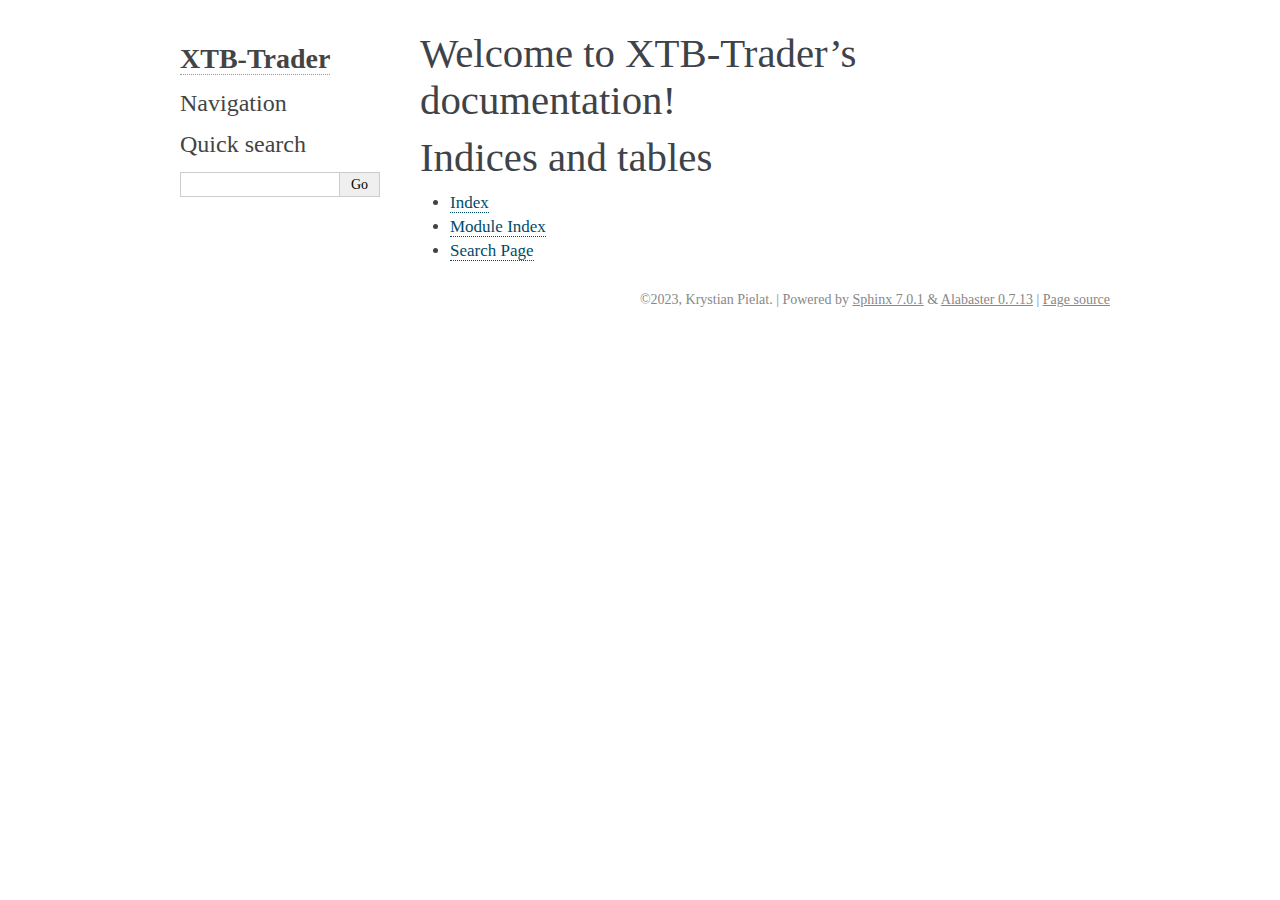
<file: docs/_build/html/index.html>
<!DOCTYPE html>

<html lang="en">
  <head>
    <meta charset="utf-8" />
    <meta name="viewport" content="width=device-width, initial-scale=1.0" /><meta name="viewport" content="width=device-width, initial-scale=1" />

    <title>Welcome to XTB-Trader’s documentation! &#8212; XTB-Trader  documentation</title>
    <link rel="stylesheet" type="text/css" href="_static/pygments.css" />
    <link rel="stylesheet" type="text/css" href="_static/alabaster.css" />
    <script data-url_root="./" id="documentation_options" src="_static/documentation_options.js"></script>
    <script src="_static/doctools.js"></script>
    <script src="_static/sphinx_highlight.js"></script>
    <link rel="index" title="Index" href="genindex.html" />
    <link rel="search" title="Search" href="search.html" />
   
  <link rel="stylesheet" href="_static/custom.css" type="text/css" />
  
  
  <meta name="viewport" content="width=device-width, initial-scale=0.9, maximum-scale=0.9" />

  </head><body>
  

    <div class="document">
      <div class="documentwrapper">
        <div class="bodywrapper">
          

          <div class="body" role="main">
            
  <section id="welcome-to-xtb-trader-s-documentation">
<h1>Welcome to XTB-Trader’s documentation!<a class="headerlink" href="#welcome-to-xtb-trader-s-documentation" title="Permalink to this heading">¶</a></h1>
<div class="toctree-wrapper compound">
</div>
</section>
<section id="indices-and-tables">
<h1>Indices and tables<a class="headerlink" href="#indices-and-tables" title="Permalink to this heading">¶</a></h1>
<ul class="simple">
<li><p><a class="reference internal" href="genindex.html"><span class="std std-ref">Index</span></a></p></li>
<li><p><a class="reference internal" href="py-modindex.html"><span class="std std-ref">Module Index</span></a></p></li>
<li><p><a class="reference internal" href="search.html"><span class="std std-ref">Search Page</span></a></p></li>
</ul>
</section>


          </div>
          
        </div>
      </div>
      <div class="sphinxsidebar" role="navigation" aria-label="main navigation">
        <div class="sphinxsidebarwrapper">
<h1 class="logo"><a href="#">XTB-Trader</a></h1>








<h3>Navigation</h3>

<div class="relations">
<h3>Related Topics</h3>
<ul>
  <li><a href="#">Documentation overview</a><ul>
  </ul></li>
</ul>
</div>
<div id="searchbox" style="display: none" role="search">
  <h3 id="searchlabel">Quick search</h3>
    <div class="searchformwrapper">
    <form class="search" action="search.html" method="get">
      <input type="text" name="q" aria-labelledby="searchlabel" autocomplete="off" autocorrect="off" autocapitalize="off" spellcheck="false"/>
      <input type="submit" value="Go" />
    </form>
    </div>
</div>
<script>document.getElementById('searchbox').style.display = "block"</script>








        </div>
      </div>
      <div class="clearer"></div>
    </div>
    <div class="footer">
      &copy;2023, Krystian Pielat.
      
      |
      Powered by <a href="http://sphinx-doc.org/">Sphinx 7.0.1</a>
      &amp; <a href="https://github.com/bitprophet/alabaster">Alabaster 0.7.13</a>
      
      |
      <a href="_sources/index.rst.txt"
          rel="nofollow">Page source</a>
    </div>

    

    
  </body>
</html>
</file>
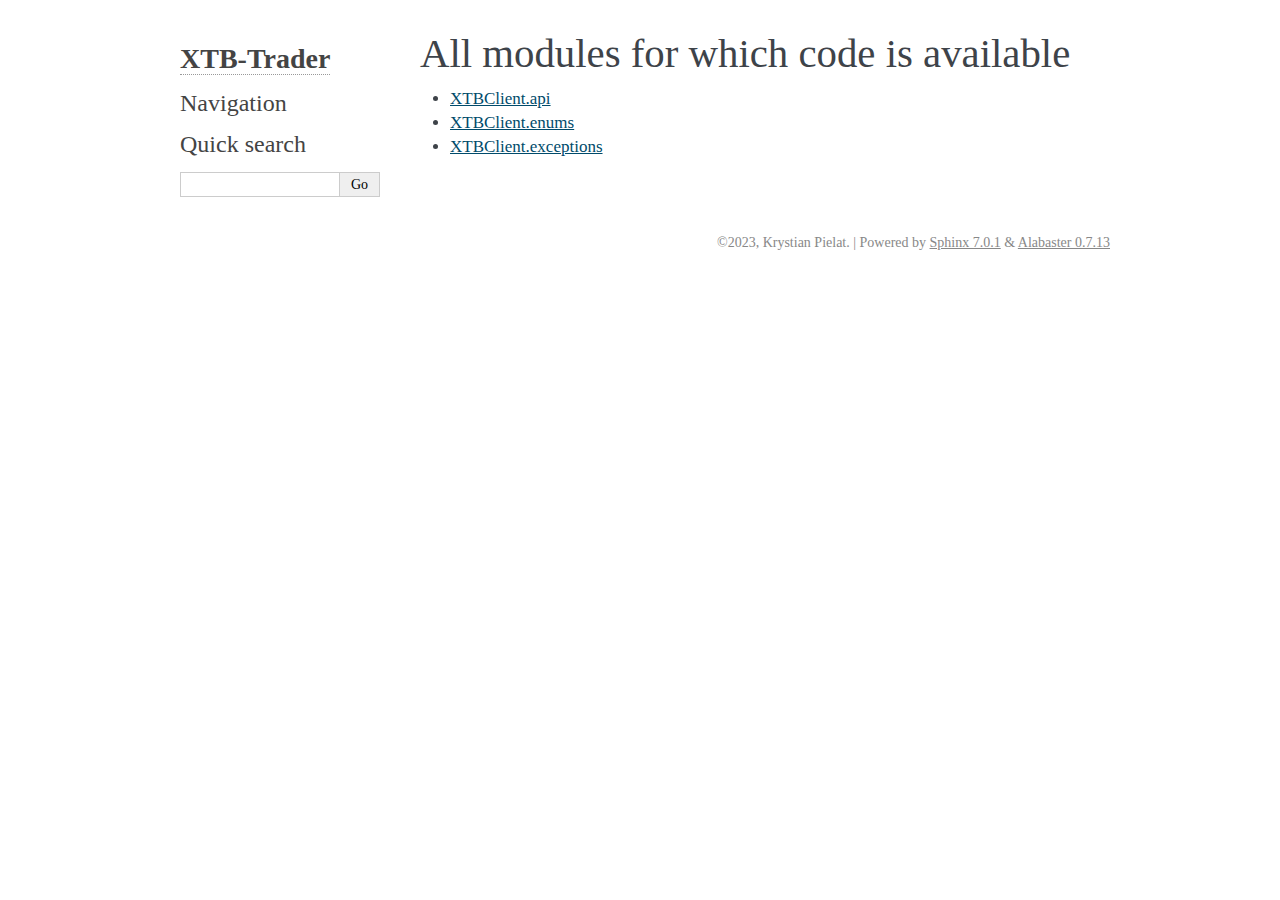
<file: docs/_build/html/_modules/index.html>
<!DOCTYPE html>

<html lang="en">
  <head>
    <meta charset="utf-8" />
    <meta name="viewport" content="width=device-width, initial-scale=1.0" />
    <title>Overview: module code &#8212; XTB-Trader  documentation</title>
    <link rel="stylesheet" type="text/css" href="../_static/pygments.css" />
    <link rel="stylesheet" type="text/css" href="../_static/alabaster.css" />
    <script data-url_root="../" id="documentation_options" src="../_static/documentation_options.js"></script>
    <script src="../_static/doctools.js"></script>
    <script src="../_static/sphinx_highlight.js"></script>
    <link rel="index" title="Index" href="../genindex.html" />
    <link rel="search" title="Search" href="../search.html" />
   
  <link rel="stylesheet" href="../_static/custom.css" type="text/css" />
  
  
  <meta name="viewport" content="width=device-width, initial-scale=0.9, maximum-scale=0.9" />

  </head><body>
  

    <div class="document">
      <div class="documentwrapper">
        <div class="bodywrapper">
          

          <div class="body" role="main">
            
  <h1>All modules for which code is available</h1>
<ul><li><a href="XTBClient/api.html">XTBClient.api</a></li>
<li><a href="XTBClient/enums.html">XTBClient.enums</a></li>
<li><a href="XTBClient/exceptions.html">XTBClient.exceptions</a></li>
</ul>

          </div>
          
        </div>
      </div>
      <div class="sphinxsidebar" role="navigation" aria-label="main navigation">
        <div class="sphinxsidebarwrapper">
<h1 class="logo"><a href="../index.html">XTB-Trader</a></h1>








<h3>Navigation</h3>

<div class="relations">
<h3>Related Topics</h3>
<ul>
  <li><a href="../index.html">Documentation overview</a><ul>
  </ul></li>
</ul>
</div>
<div id="searchbox" style="display: none" role="search">
  <h3 id="searchlabel">Quick search</h3>
    <div class="searchformwrapper">
    <form class="search" action="../search.html" method="get">
      <input type="text" name="q" aria-labelledby="searchlabel" autocomplete="off" autocorrect="off" autocapitalize="off" spellcheck="false"/>
      <input type="submit" value="Go" />
    </form>
    </div>
</div>
<script>document.getElementById('searchbox').style.display = "block"</script>








        </div>
      </div>
      <div class="clearer"></div>
    </div>
    <div class="footer">
      &copy;2023, Krystian Pielat.
      
      |
      Powered by <a href="http://sphinx-doc.org/">Sphinx 7.0.1</a>
      &amp; <a href="https://github.com/bitprophet/alabaster">Alabaster 0.7.13</a>
      
    </div>

    

    
  </body>
</html>
</file>
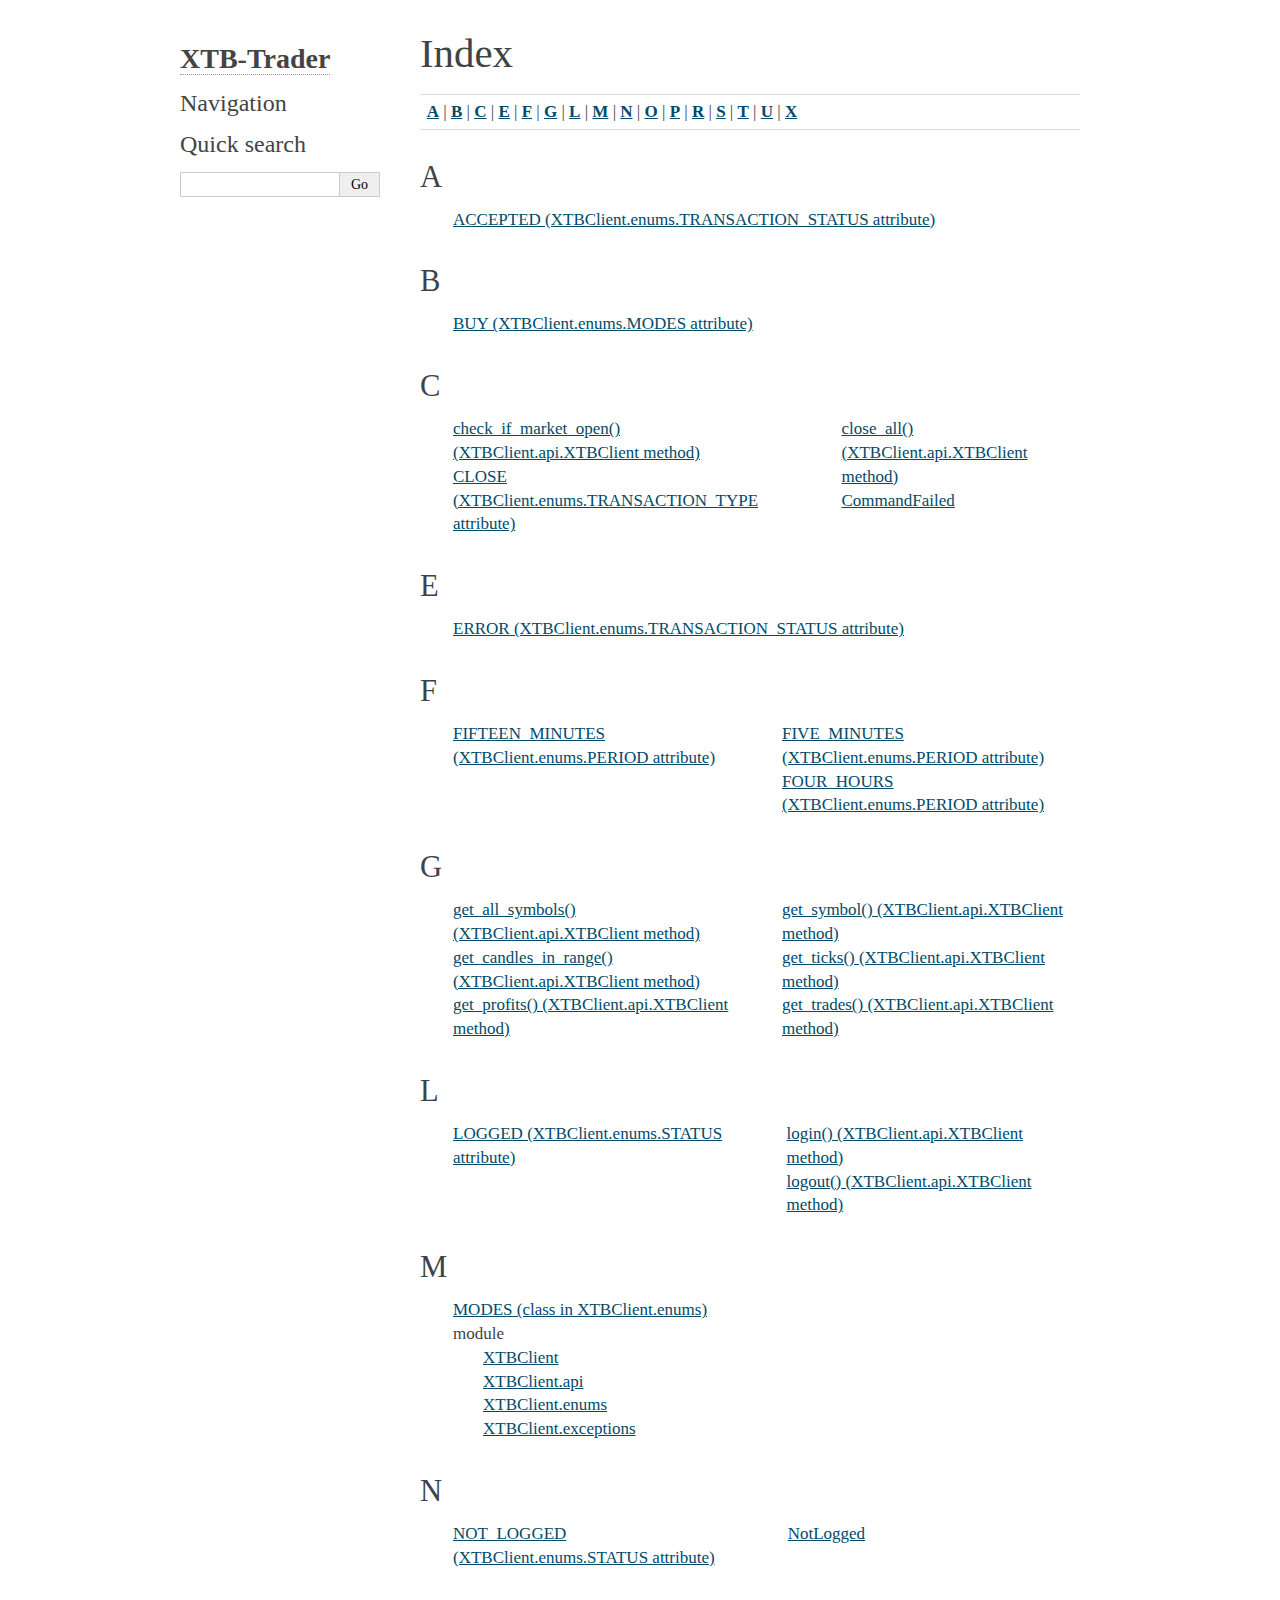
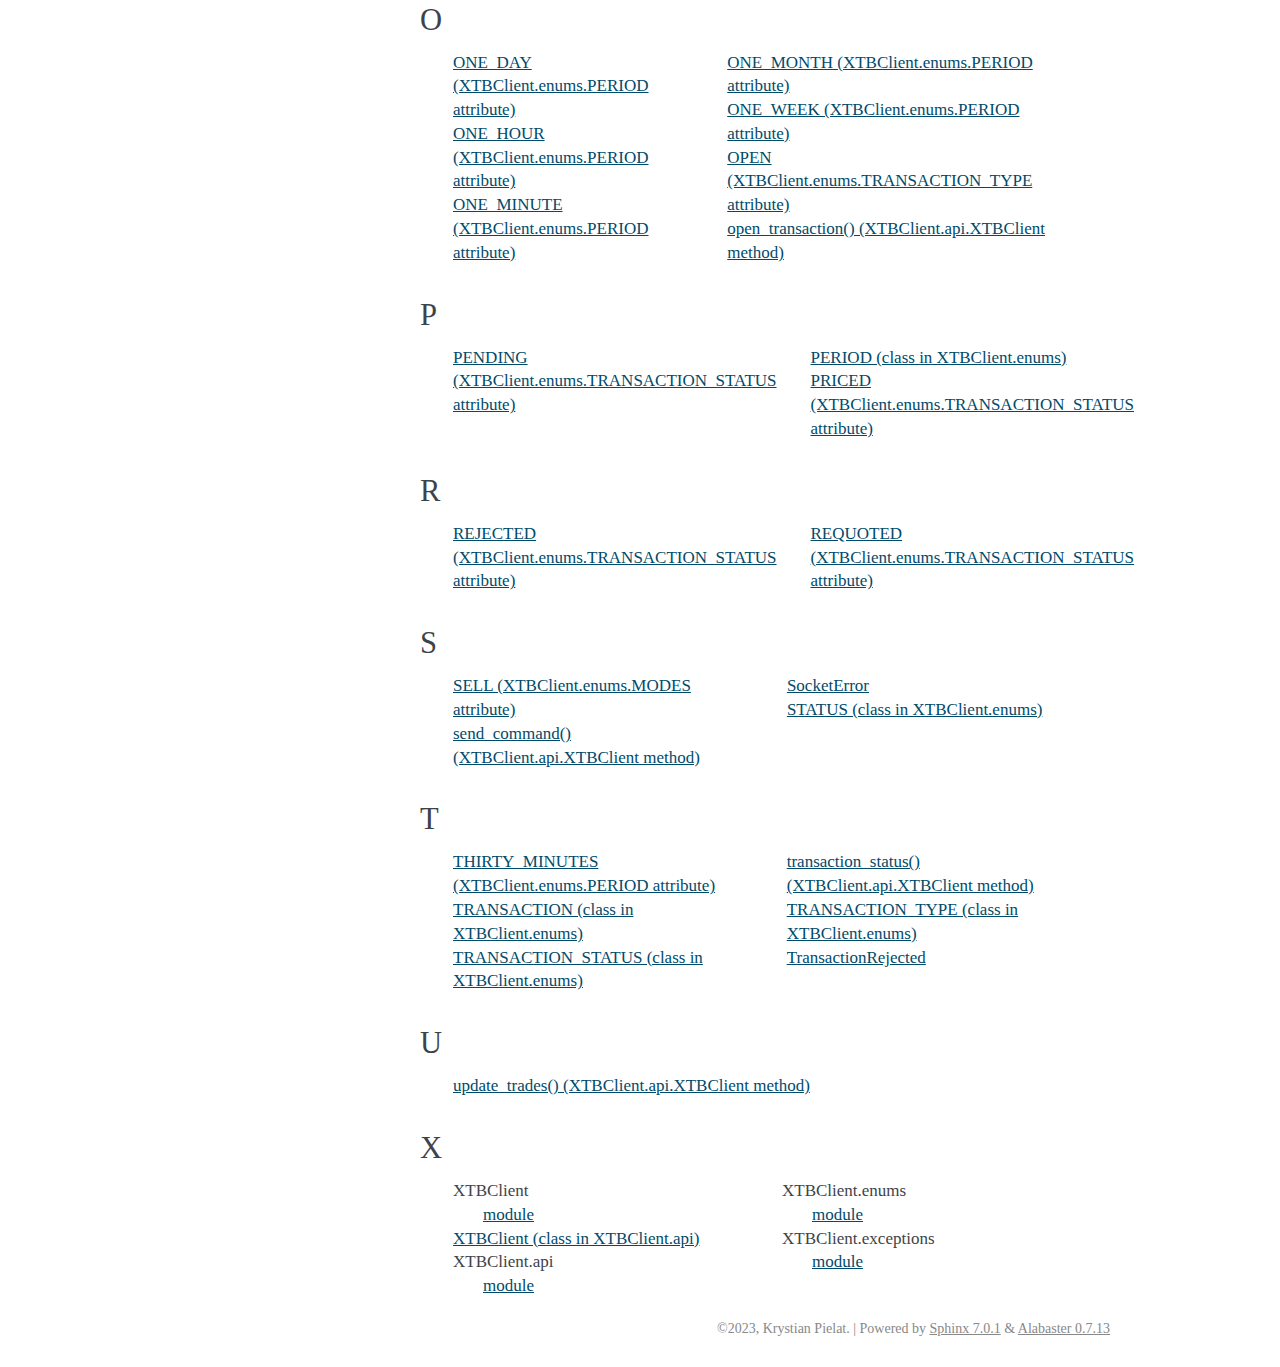
<file: docs/_build/html/genindex.html>
<!DOCTYPE html>

<html lang="en">
  <head>
    <meta charset="utf-8" />
    <meta name="viewport" content="width=device-width, initial-scale=1.0" />
    <title>Index &#8212; XTB-Trader  documentation</title>
    <link rel="stylesheet" type="text/css" href="_static/pygments.css" />
    <link rel="stylesheet" type="text/css" href="_static/alabaster.css" />
    <script data-url_root="./" id="documentation_options" src="_static/documentation_options.js"></script>
    <script src="_static/doctools.js"></script>
    <script src="_static/sphinx_highlight.js"></script>
    <link rel="index" title="Index" href="#" />
    <link rel="search" title="Search" href="search.html" />
   
  <link rel="stylesheet" href="_static/custom.css" type="text/css" />
  
  
  <meta name="viewport" content="width=device-width, initial-scale=0.9, maximum-scale=0.9" />

  </head><body>
  

    <div class="document">
      <div class="documentwrapper">
        <div class="bodywrapper">
          

          <div class="body" role="main">
            

<h1 id="index">Index</h1>

<div class="genindex-jumpbox">
 <a href="#A"><strong>A</strong></a>
 | <a href="#B"><strong>B</strong></a>
 | <a href="#C"><strong>C</strong></a>
 | <a href="#E"><strong>E</strong></a>
 | <a href="#F"><strong>F</strong></a>
 | <a href="#G"><strong>G</strong></a>
 | <a href="#L"><strong>L</strong></a>
 | <a href="#M"><strong>M</strong></a>
 | <a href="#N"><strong>N</strong></a>
 | <a href="#O"><strong>O</strong></a>
 | <a href="#P"><strong>P</strong></a>
 | <a href="#R"><strong>R</strong></a>
 | <a href="#S"><strong>S</strong></a>
 | <a href="#T"><strong>T</strong></a>
 | <a href="#U"><strong>U</strong></a>
 | <a href="#X"><strong>X</strong></a>
 
</div>
<h2 id="A">A</h2>
<table style="width: 100%" class="indextable genindextable"><tr>
  <td style="width: 33%; vertical-align: top;"><ul>
      <li><a href="source/XTBClient.html#XTBClient.enums.TRANSACTION_STATUS.ACCEPTED">ACCEPTED (XTBClient.enums.TRANSACTION_STATUS attribute)</a>
</li>
  </ul></td>
</tr></table>

<h2 id="B">B</h2>
<table style="width: 100%" class="indextable genindextable"><tr>
  <td style="width: 33%; vertical-align: top;"><ul>
      <li><a href="source/XTBClient.html#XTBClient.enums.MODES.BUY">BUY (XTBClient.enums.MODES attribute)</a>
</li>
  </ul></td>
</tr></table>

<h2 id="C">C</h2>
<table style="width: 100%" class="indextable genindextable"><tr>
  <td style="width: 33%; vertical-align: top;"><ul>
      <li><a href="source/XTBClient.html#XTBClient.api.XTBClient.check_if_market_open">check_if_market_open() (XTBClient.api.XTBClient method)</a>
</li>
      <li><a href="source/XTBClient.html#XTBClient.enums.TRANSACTION_TYPE.CLOSE">CLOSE (XTBClient.enums.TRANSACTION_TYPE attribute)</a>
</li>
  </ul></td>
  <td style="width: 33%; vertical-align: top;"><ul>
      <li><a href="source/XTBClient.html#XTBClient.api.XTBClient.close_all">close_all() (XTBClient.api.XTBClient method)</a>
</li>
      <li><a href="source/XTBClient.html#XTBClient.exceptions.CommandFailed">CommandFailed</a>
</li>
  </ul></td>
</tr></table>

<h2 id="E">E</h2>
<table style="width: 100%" class="indextable genindextable"><tr>
  <td style="width: 33%; vertical-align: top;"><ul>
      <li><a href="source/XTBClient.html#XTBClient.enums.TRANSACTION_STATUS.ERROR">ERROR (XTBClient.enums.TRANSACTION_STATUS attribute)</a>
</li>
  </ul></td>
</tr></table>

<h2 id="F">F</h2>
<table style="width: 100%" class="indextable genindextable"><tr>
  <td style="width: 33%; vertical-align: top;"><ul>
      <li><a href="source/XTBClient.html#XTBClient.enums.PERIOD.FIFTEEN_MINUTES">FIFTEEN_MINUTES (XTBClient.enums.PERIOD attribute)</a>
</li>
  </ul></td>
  <td style="width: 33%; vertical-align: top;"><ul>
      <li><a href="source/XTBClient.html#XTBClient.enums.PERIOD.FIVE_MINUTES">FIVE_MINUTES (XTBClient.enums.PERIOD attribute)</a>
</li>
      <li><a href="source/XTBClient.html#XTBClient.enums.PERIOD.FOUR_HOURS">FOUR_HOURS (XTBClient.enums.PERIOD attribute)</a>
</li>
  </ul></td>
</tr></table>

<h2 id="G">G</h2>
<table style="width: 100%" class="indextable genindextable"><tr>
  <td style="width: 33%; vertical-align: top;"><ul>
      <li><a href="source/XTBClient.html#XTBClient.api.XTBClient.get_all_symbols">get_all_symbols() (XTBClient.api.XTBClient method)</a>
</li>
      <li><a href="source/XTBClient.html#XTBClient.api.XTBClient.get_candles_in_range">get_candles_in_range() (XTBClient.api.XTBClient method)</a>
</li>
      <li><a href="source/XTBClient.html#XTBClient.api.XTBClient.get_profits">get_profits() (XTBClient.api.XTBClient method)</a>
</li>
  </ul></td>
  <td style="width: 33%; vertical-align: top;"><ul>
      <li><a href="source/XTBClient.html#XTBClient.api.XTBClient.get_symbol">get_symbol() (XTBClient.api.XTBClient method)</a>
</li>
      <li><a href="source/XTBClient.html#XTBClient.api.XTBClient.get_ticks">get_ticks() (XTBClient.api.XTBClient method)</a>
</li>
      <li><a href="source/XTBClient.html#XTBClient.api.XTBClient.get_trades">get_trades() (XTBClient.api.XTBClient method)</a>
</li>
  </ul></td>
</tr></table>

<h2 id="L">L</h2>
<table style="width: 100%" class="indextable genindextable"><tr>
  <td style="width: 33%; vertical-align: top;"><ul>
      <li><a href="source/XTBClient.html#XTBClient.enums.STATUS.LOGGED">LOGGED (XTBClient.enums.STATUS attribute)</a>
</li>
  </ul></td>
  <td style="width: 33%; vertical-align: top;"><ul>
      <li><a href="source/XTBClient.html#XTBClient.api.XTBClient.login">login() (XTBClient.api.XTBClient method)</a>
</li>
      <li><a href="source/XTBClient.html#XTBClient.api.XTBClient.logout">logout() (XTBClient.api.XTBClient method)</a>
</li>
  </ul></td>
</tr></table>

<h2 id="M">M</h2>
<table style="width: 100%" class="indextable genindextable"><tr>
  <td style="width: 33%; vertical-align: top;"><ul>
      <li><a href="source/XTBClient.html#XTBClient.enums.MODES">MODES (class in XTBClient.enums)</a>
</li>
      <li>
    module

      <ul>
        <li><a href="source/XTBClient.html#module-XTBClient">XTBClient</a>
</li>
        <li><a href="source/XTBClient.html#module-XTBClient.api">XTBClient.api</a>
</li>
        <li><a href="source/XTBClient.html#module-XTBClient.enums">XTBClient.enums</a>
</li>
        <li><a href="source/XTBClient.html#module-XTBClient.exceptions">XTBClient.exceptions</a>
</li>
      </ul></li>
  </ul></td>
</tr></table>

<h2 id="N">N</h2>
<table style="width: 100%" class="indextable genindextable"><tr>
  <td style="width: 33%; vertical-align: top;"><ul>
      <li><a href="source/XTBClient.html#XTBClient.enums.STATUS.NOT_LOGGED">NOT_LOGGED (XTBClient.enums.STATUS attribute)</a>
</li>
  </ul></td>
  <td style="width: 33%; vertical-align: top;"><ul>
      <li><a href="source/XTBClient.html#XTBClient.exceptions.NotLogged">NotLogged</a>
</li>
  </ul></td>
</tr></table>

<h2 id="O">O</h2>
<table style="width: 100%" class="indextable genindextable"><tr>
  <td style="width: 33%; vertical-align: top;"><ul>
      <li><a href="source/XTBClient.html#XTBClient.enums.PERIOD.ONE_DAY">ONE_DAY (XTBClient.enums.PERIOD attribute)</a>
</li>
      <li><a href="source/XTBClient.html#XTBClient.enums.PERIOD.ONE_HOUR">ONE_HOUR (XTBClient.enums.PERIOD attribute)</a>
</li>
      <li><a href="source/XTBClient.html#XTBClient.enums.PERIOD.ONE_MINUTE">ONE_MINUTE (XTBClient.enums.PERIOD attribute)</a>
</li>
  </ul></td>
  <td style="width: 33%; vertical-align: top;"><ul>
      <li><a href="source/XTBClient.html#XTBClient.enums.PERIOD.ONE_MONTH">ONE_MONTH (XTBClient.enums.PERIOD attribute)</a>
</li>
      <li><a href="source/XTBClient.html#XTBClient.enums.PERIOD.ONE_WEEK">ONE_WEEK (XTBClient.enums.PERIOD attribute)</a>
</li>
      <li><a href="source/XTBClient.html#XTBClient.enums.TRANSACTION_TYPE.OPEN">OPEN (XTBClient.enums.TRANSACTION_TYPE attribute)</a>
</li>
      <li><a href="source/XTBClient.html#XTBClient.api.XTBClient.open_transaction">open_transaction() (XTBClient.api.XTBClient method)</a>
</li>
  </ul></td>
</tr></table>

<h2 id="P">P</h2>
<table style="width: 100%" class="indextable genindextable"><tr>
  <td style="width: 33%; vertical-align: top;"><ul>
      <li><a href="source/XTBClient.html#XTBClient.enums.TRANSACTION_STATUS.PENDING">PENDING (XTBClient.enums.TRANSACTION_STATUS attribute)</a>
</li>
  </ul></td>
  <td style="width: 33%; vertical-align: top;"><ul>
      <li><a href="source/XTBClient.html#XTBClient.enums.PERIOD">PERIOD (class in XTBClient.enums)</a>
</li>
      <li><a href="source/XTBClient.html#XTBClient.enums.TRANSACTION_STATUS.PRICED">PRICED (XTBClient.enums.TRANSACTION_STATUS attribute)</a>
</li>
  </ul></td>
</tr></table>

<h2 id="R">R</h2>
<table style="width: 100%" class="indextable genindextable"><tr>
  <td style="width: 33%; vertical-align: top;"><ul>
      <li><a href="source/XTBClient.html#XTBClient.enums.TRANSACTION_STATUS.REJECTED">REJECTED (XTBClient.enums.TRANSACTION_STATUS attribute)</a>
</li>
  </ul></td>
  <td style="width: 33%; vertical-align: top;"><ul>
      <li><a href="source/XTBClient.html#XTBClient.enums.TRANSACTION_STATUS.REQUOTED">REQUOTED (XTBClient.enums.TRANSACTION_STATUS attribute)</a>
</li>
  </ul></td>
</tr></table>

<h2 id="S">S</h2>
<table style="width: 100%" class="indextable genindextable"><tr>
  <td style="width: 33%; vertical-align: top;"><ul>
      <li><a href="source/XTBClient.html#XTBClient.enums.MODES.SELL">SELL (XTBClient.enums.MODES attribute)</a>
</li>
      <li><a href="source/XTBClient.html#XTBClient.api.XTBClient.send_command">send_command() (XTBClient.api.XTBClient method)</a>
</li>
  </ul></td>
  <td style="width: 33%; vertical-align: top;"><ul>
      <li><a href="source/XTBClient.html#XTBClient.exceptions.SocketError">SocketError</a>
</li>
      <li><a href="source/XTBClient.html#XTBClient.enums.STATUS">STATUS (class in XTBClient.enums)</a>
</li>
  </ul></td>
</tr></table>

<h2 id="T">T</h2>
<table style="width: 100%" class="indextable genindextable"><tr>
  <td style="width: 33%; vertical-align: top;"><ul>
      <li><a href="source/XTBClient.html#XTBClient.enums.PERIOD.THIRTY_MINUTES">THIRTY_MINUTES (XTBClient.enums.PERIOD attribute)</a>
</li>
      <li><a href="source/XTBClient.html#XTBClient.enums.TRANSACTION">TRANSACTION (class in XTBClient.enums)</a>
</li>
      <li><a href="source/XTBClient.html#XTBClient.enums.TRANSACTION_STATUS">TRANSACTION_STATUS (class in XTBClient.enums)</a>
</li>
  </ul></td>
  <td style="width: 33%; vertical-align: top;"><ul>
      <li><a href="source/XTBClient.html#XTBClient.api.XTBClient.transaction_status">transaction_status() (XTBClient.api.XTBClient method)</a>
</li>
      <li><a href="source/XTBClient.html#XTBClient.enums.TRANSACTION_TYPE">TRANSACTION_TYPE (class in XTBClient.enums)</a>
</li>
      <li><a href="source/XTBClient.html#XTBClient.exceptions.TransactionRejected">TransactionRejected</a>
</li>
  </ul></td>
</tr></table>

<h2 id="U">U</h2>
<table style="width: 100%" class="indextable genindextable"><tr>
  <td style="width: 33%; vertical-align: top;"><ul>
      <li><a href="source/XTBClient.html#XTBClient.api.XTBClient.update_trades">update_trades() (XTBClient.api.XTBClient method)</a>
</li>
  </ul></td>
</tr></table>

<h2 id="X">X</h2>
<table style="width: 100%" class="indextable genindextable"><tr>
  <td style="width: 33%; vertical-align: top;"><ul>
      <li>
    XTBClient

      <ul>
        <li><a href="source/XTBClient.html#module-XTBClient">module</a>
</li>
      </ul></li>
      <li><a href="source/XTBClient.html#XTBClient.api.XTBClient">XTBClient (class in XTBClient.api)</a>
</li>
      <li>
    XTBClient.api

      <ul>
        <li><a href="source/XTBClient.html#module-XTBClient.api">module</a>
</li>
      </ul></li>
  </ul></td>
  <td style="width: 33%; vertical-align: top;"><ul>
      <li>
    XTBClient.enums

      <ul>
        <li><a href="source/XTBClient.html#module-XTBClient.enums">module</a>
</li>
      </ul></li>
      <li>
    XTBClient.exceptions

      <ul>
        <li><a href="source/XTBClient.html#module-XTBClient.exceptions">module</a>
</li>
      </ul></li>
  </ul></td>
</tr></table>



          </div>
          
        </div>
      </div>
      <div class="sphinxsidebar" role="navigation" aria-label="main navigation">
        <div class="sphinxsidebarwrapper">
<h1 class="logo"><a href="index.html">XTB-Trader</a></h1>








<h3>Navigation</h3>

<div class="relations">
<h3>Related Topics</h3>
<ul>
  <li><a href="index.html">Documentation overview</a><ul>
  </ul></li>
</ul>
</div>
<div id="searchbox" style="display: none" role="search">
  <h3 id="searchlabel">Quick search</h3>
    <div class="searchformwrapper">
    <form class="search" action="search.html" method="get">
      <input type="text" name="q" aria-labelledby="searchlabel" autocomplete="off" autocorrect="off" autocapitalize="off" spellcheck="false"/>
      <input type="submit" value="Go" />
    </form>
    </div>
</div>
<script>document.getElementById('searchbox').style.display = "block"</script>








        </div>
      </div>
      <div class="clearer"></div>
    </div>
    <div class="footer">
      &copy;2023, Krystian Pielat.
      
      |
      Powered by <a href="http://sphinx-doc.org/">Sphinx 7.0.1</a>
      &amp; <a href="https://github.com/bitprophet/alabaster">Alabaster 0.7.13</a>
      
    </div>

    

    
  </body>
</html>
</file>
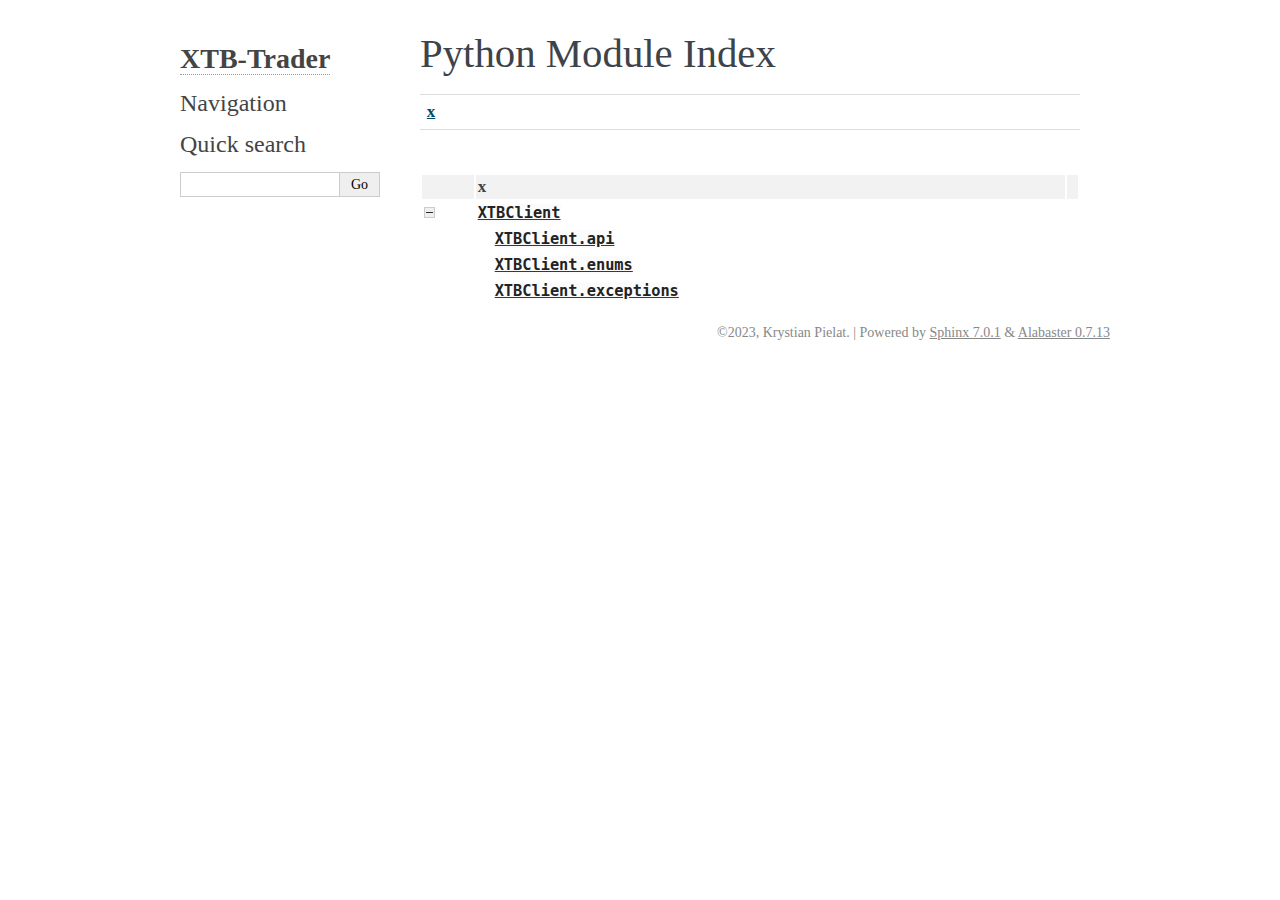
<file: docs/_build/html/py-modindex.html>
<!DOCTYPE html>

<html lang="en">
  <head>
    <meta charset="utf-8" />
    <meta name="viewport" content="width=device-width, initial-scale=1.0" />
    <title>Python Module Index &#8212; XTB-Trader  documentation</title>
    <link rel="stylesheet" type="text/css" href="_static/pygments.css" />
    <link rel="stylesheet" type="text/css" href="_static/alabaster.css" />
    <script data-url_root="./" id="documentation_options" src="_static/documentation_options.js"></script>
    <script src="_static/doctools.js"></script>
    <script src="_static/sphinx_highlight.js"></script>
    <link rel="index" title="Index" href="genindex.html" />
    <link rel="search" title="Search" href="search.html" />

   
  <link rel="stylesheet" href="_static/custom.css" type="text/css" />
  
  
  <meta name="viewport" content="width=device-width, initial-scale=0.9, maximum-scale=0.9" />



  </head><body>
  

    <div class="document">
      <div class="documentwrapper">
        <div class="bodywrapper">
          

          <div class="body" role="main">
            

   <h1>Python Module Index</h1>

   <div class="modindex-jumpbox">
   <a href="#cap-x"><strong>x</strong></a>
   </div>

   <table class="indextable modindextable">
     <tr class="pcap"><td></td><td>&#160;</td><td></td></tr>
     <tr class="cap" id="cap-x"><td></td><td>
       <strong>x</strong></td><td></td></tr>
     <tr>
       <td><img src="_static/minus.png" class="toggler"
              id="toggle-1" style="display: none" alt="-" /></td>
       <td>
       <a href="source/XTBClient.html#module-XTBClient"><code class="xref">XTBClient</code></a></td><td>
       <em></em></td></tr>
     <tr class="cg-1">
       <td></td>
       <td>&#160;&#160;&#160;
       <a href="source/XTBClient.html#module-XTBClient.api"><code class="xref">XTBClient.api</code></a></td><td>
       <em></em></td></tr>
     <tr class="cg-1">
       <td></td>
       <td>&#160;&#160;&#160;
       <a href="source/XTBClient.html#module-XTBClient.enums"><code class="xref">XTBClient.enums</code></a></td><td>
       <em></em></td></tr>
     <tr class="cg-1">
       <td></td>
       <td>&#160;&#160;&#160;
       <a href="source/XTBClient.html#module-XTBClient.exceptions"><code class="xref">XTBClient.exceptions</code></a></td><td>
       <em></em></td></tr>
   </table>


          </div>
          
        </div>
      </div>
      <div class="sphinxsidebar" role="navigation" aria-label="main navigation">
        <div class="sphinxsidebarwrapper">
<h1 class="logo"><a href="index.html">XTB-Trader</a></h1>








<h3>Navigation</h3>

<div class="relations">
<h3>Related Topics</h3>
<ul>
  <li><a href="index.html">Documentation overview</a><ul>
  </ul></li>
</ul>
</div>
<div id="searchbox" style="display: none" role="search">
  <h3 id="searchlabel">Quick search</h3>
    <div class="searchformwrapper">
    <form class="search" action="search.html" method="get">
      <input type="text" name="q" aria-labelledby="searchlabel" autocomplete="off" autocorrect="off" autocapitalize="off" spellcheck="false"/>
      <input type="submit" value="Go" />
    </form>
    </div>
</div>
<script>document.getElementById('searchbox').style.display = "block"</script>








        </div>
      </div>
      <div class="clearer"></div>
    </div>
    <div class="footer">
      &copy;2023, Krystian Pielat.
      
      |
      Powered by <a href="http://sphinx-doc.org/">Sphinx 7.0.1</a>
      &amp; <a href="https://github.com/bitprophet/alabaster">Alabaster 0.7.13</a>
      
    </div>

    

    
  </body>
</html>
</file>
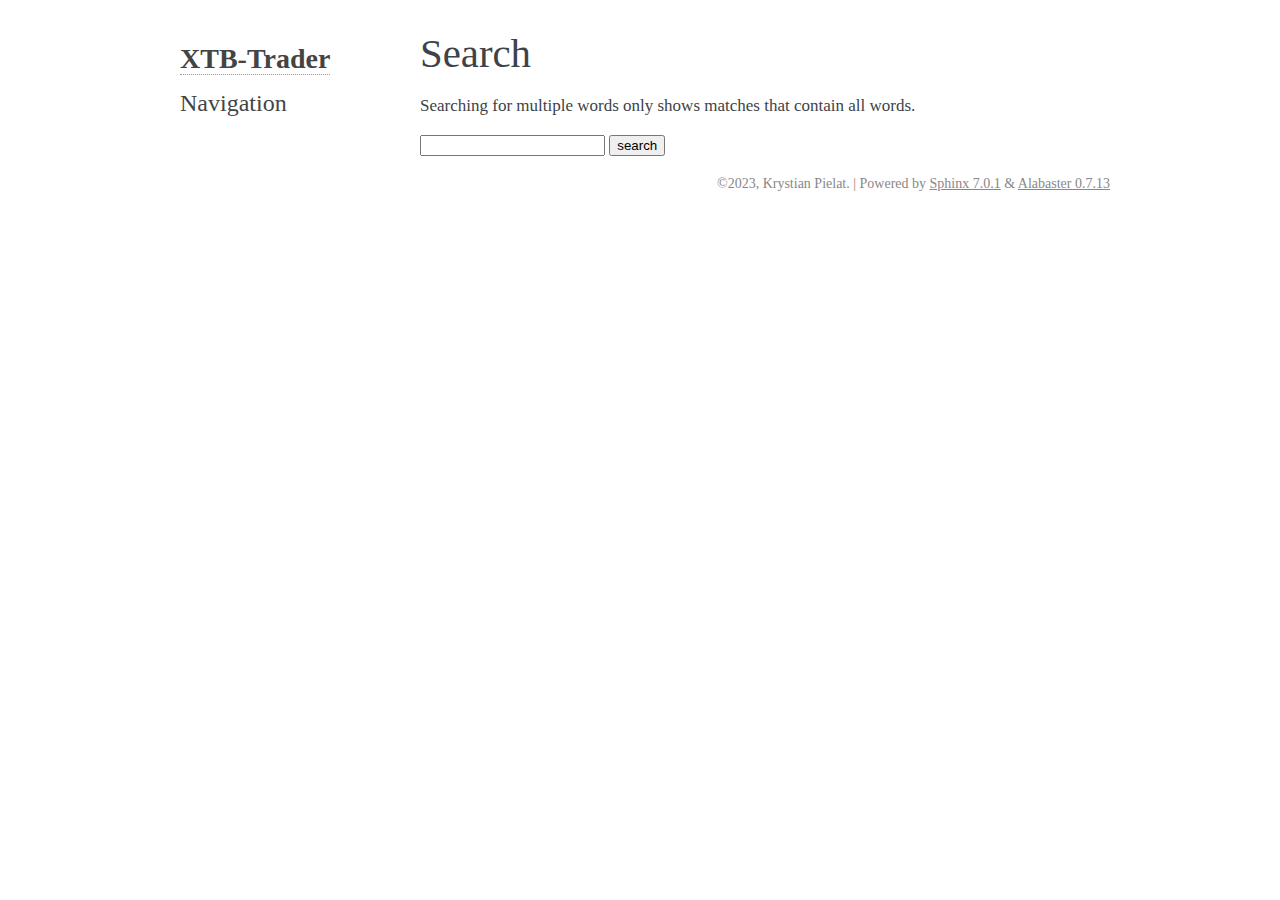
<file: docs/_build/html/search.html>
<!DOCTYPE html>

<html lang="en">
  <head>
    <meta charset="utf-8" />
    <meta name="viewport" content="width=device-width, initial-scale=1.0" />
    <title>Search &#8212; XTB-Trader  documentation</title>
    <link rel="stylesheet" type="text/css" href="_static/pygments.css" />
    <link rel="stylesheet" type="text/css" href="_static/alabaster.css" />
    
    <script data-url_root="./" id="documentation_options" src="_static/documentation_options.js"></script>
    <script src="_static/doctools.js"></script>
    <script src="_static/sphinx_highlight.js"></script>
    <script src="_static/searchtools.js"></script>
    <script src="_static/language_data.js"></script>
    <link rel="index" title="Index" href="genindex.html" />
    <link rel="search" title="Search" href="#" />
  <script src="searchindex.js" defer></script>
  
   
  <link rel="stylesheet" href="_static/custom.css" type="text/css" />
  
  
  <meta name="viewport" content="width=device-width, initial-scale=0.9, maximum-scale=0.9" />


  </head><body>
  

    <div class="document">
      <div class="documentwrapper">
        <div class="bodywrapper">
          

          <div class="body" role="main">
            
  <h1 id="search-documentation">Search</h1>
  
  <noscript>
  <div class="admonition warning">
  <p>
    Please activate JavaScript to enable the search
    functionality.
  </p>
  </div>
  </noscript>
  
  
  <p>
    Searching for multiple words only shows matches that contain
    all words.
  </p>
  
  
  <form action="" method="get">
    <input type="text" name="q" aria-labelledby="search-documentation" value="" autocomplete="off" autocorrect="off" autocapitalize="off" spellcheck="false"/>
    <input type="submit" value="search" />
    <span id="search-progress" style="padding-left: 10px"></span>
  </form>
  
  
  
  <div id="search-results">
  
  </div>
  

          </div>
          
        </div>
      </div>
      <div class="sphinxsidebar" role="navigation" aria-label="main navigation">
        <div class="sphinxsidebarwrapper">
<h1 class="logo"><a href="index.html">XTB-Trader</a></h1>








<h3>Navigation</h3>

<div class="relations">
<h3>Related Topics</h3>
<ul>
  <li><a href="index.html">Documentation overview</a><ul>
  </ul></li>
</ul>
</div>








        </div>
      </div>
      <div class="clearer"></div>
    </div>
    <div class="footer">
      &copy;2023, Krystian Pielat.
      
      |
      Powered by <a href="http://sphinx-doc.org/">Sphinx 7.0.1</a>
      &amp; <a href="https://github.com/bitprophet/alabaster">Alabaster 0.7.13</a>
      
    </div>

    

    
  </body>
</html>
</file>
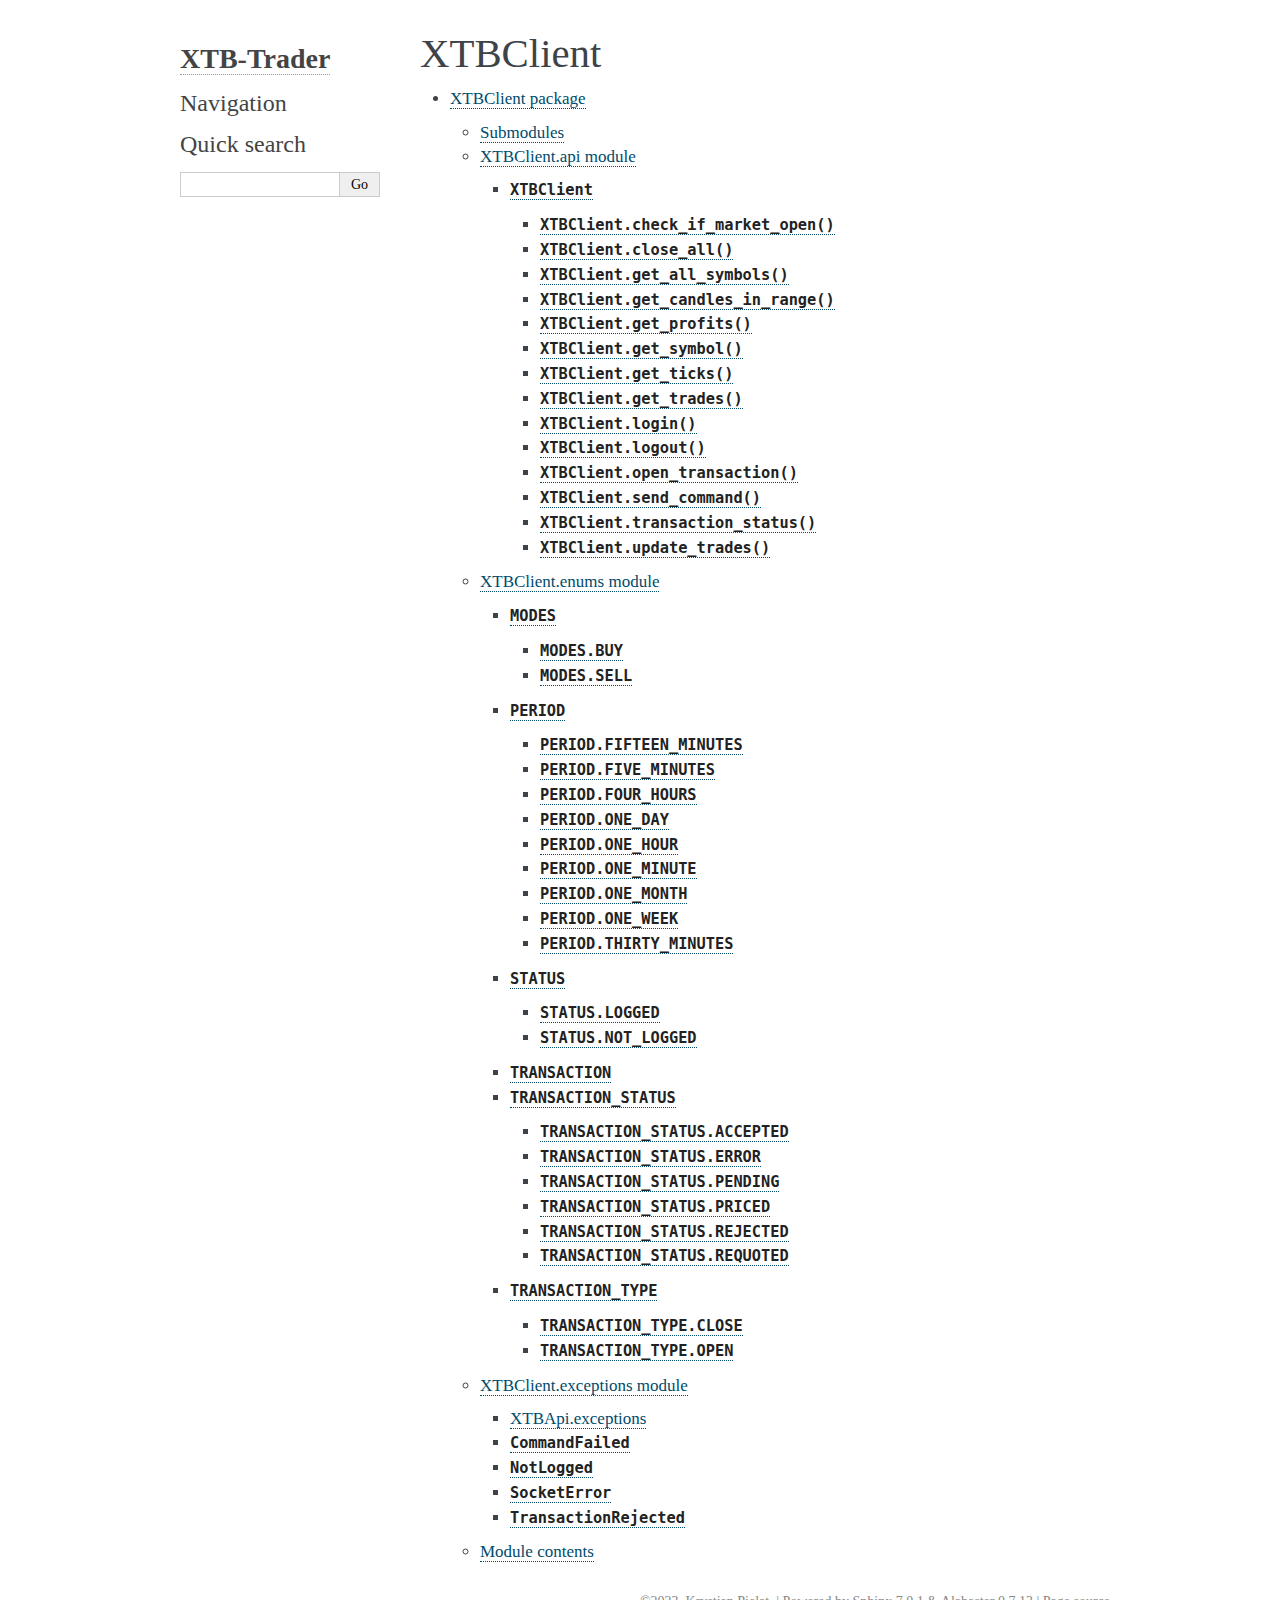
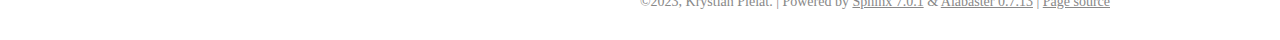
<file: docs/_build/html/source/modules.html>
<!DOCTYPE html>

<html lang="en">
  <head>
    <meta charset="utf-8" />
    <meta name="viewport" content="width=device-width, initial-scale=1.0" /><meta name="viewport" content="width=device-width, initial-scale=1" />

    <title>XTBClient &#8212; XTB-Trader  documentation</title>
    <link rel="stylesheet" type="text/css" href="../_static/pygments.css" />
    <link rel="stylesheet" type="text/css" href="../_static/alabaster.css" />
    <script data-url_root="../" id="documentation_options" src="../_static/documentation_options.js"></script>
    <script src="../_static/doctools.js"></script>
    <script src="../_static/sphinx_highlight.js"></script>
    <link rel="index" title="Index" href="../genindex.html" />
    <link rel="search" title="Search" href="../search.html" />
   
  <link rel="stylesheet" href="../_static/custom.css" type="text/css" />
  
  
  <meta name="viewport" content="width=device-width, initial-scale=0.9, maximum-scale=0.9" />

  </head><body>
  

    <div class="document">
      <div class="documentwrapper">
        <div class="bodywrapper">
          

          <div class="body" role="main">
            
  <section id="xtbclient">
<h1>XTBClient<a class="headerlink" href="#xtbclient" title="Permalink to this heading">¶</a></h1>
<div class="toctree-wrapper compound">
<ul>
<li class="toctree-l1"><a class="reference internal" href="XTBClient.html">XTBClient package</a><ul>
<li class="toctree-l2"><a class="reference internal" href="XTBClient.html#submodules">Submodules</a></li>
<li class="toctree-l2"><a class="reference internal" href="XTBClient.html#module-XTBClient.api">XTBClient.api module</a><ul>
<li class="toctree-l3"><a class="reference internal" href="XTBClient.html#XTBClient.api.XTBClient"><code class="docutils literal notranslate"><span class="pre">XTBClient</span></code></a><ul>
<li class="toctree-l4"><a class="reference internal" href="XTBClient.html#XTBClient.api.XTBClient.check_if_market_open"><code class="docutils literal notranslate"><span class="pre">XTBClient.check_if_market_open()</span></code></a></li>
<li class="toctree-l4"><a class="reference internal" href="XTBClient.html#XTBClient.api.XTBClient.close_all"><code class="docutils literal notranslate"><span class="pre">XTBClient.close_all()</span></code></a></li>
<li class="toctree-l4"><a class="reference internal" href="XTBClient.html#XTBClient.api.XTBClient.get_all_symbols"><code class="docutils literal notranslate"><span class="pre">XTBClient.get_all_symbols()</span></code></a></li>
<li class="toctree-l4"><a class="reference internal" href="XTBClient.html#XTBClient.api.XTBClient.get_candles_in_range"><code class="docutils literal notranslate"><span class="pre">XTBClient.get_candles_in_range()</span></code></a></li>
<li class="toctree-l4"><a class="reference internal" href="XTBClient.html#XTBClient.api.XTBClient.get_profits"><code class="docutils literal notranslate"><span class="pre">XTBClient.get_profits()</span></code></a></li>
<li class="toctree-l4"><a class="reference internal" href="XTBClient.html#XTBClient.api.XTBClient.get_symbol"><code class="docutils literal notranslate"><span class="pre">XTBClient.get_symbol()</span></code></a></li>
<li class="toctree-l4"><a class="reference internal" href="XTBClient.html#XTBClient.api.XTBClient.get_ticks"><code class="docutils literal notranslate"><span class="pre">XTBClient.get_ticks()</span></code></a></li>
<li class="toctree-l4"><a class="reference internal" href="XTBClient.html#XTBClient.api.XTBClient.get_trades"><code class="docutils literal notranslate"><span class="pre">XTBClient.get_trades()</span></code></a></li>
<li class="toctree-l4"><a class="reference internal" href="XTBClient.html#XTBClient.api.XTBClient.login"><code class="docutils literal notranslate"><span class="pre">XTBClient.login()</span></code></a></li>
<li class="toctree-l4"><a class="reference internal" href="XTBClient.html#XTBClient.api.XTBClient.logout"><code class="docutils literal notranslate"><span class="pre">XTBClient.logout()</span></code></a></li>
<li class="toctree-l4"><a class="reference internal" href="XTBClient.html#XTBClient.api.XTBClient.open_transaction"><code class="docutils literal notranslate"><span class="pre">XTBClient.open_transaction()</span></code></a></li>
<li class="toctree-l4"><a class="reference internal" href="XTBClient.html#XTBClient.api.XTBClient.send_command"><code class="docutils literal notranslate"><span class="pre">XTBClient.send_command()</span></code></a></li>
<li class="toctree-l4"><a class="reference internal" href="XTBClient.html#XTBClient.api.XTBClient.transaction_status"><code class="docutils literal notranslate"><span class="pre">XTBClient.transaction_status()</span></code></a></li>
<li class="toctree-l4"><a class="reference internal" href="XTBClient.html#XTBClient.api.XTBClient.update_trades"><code class="docutils literal notranslate"><span class="pre">XTBClient.update_trades()</span></code></a></li>
</ul>
</li>
</ul>
</li>
<li class="toctree-l2"><a class="reference internal" href="XTBClient.html#module-XTBClient.enums">XTBClient.enums module</a><ul>
<li class="toctree-l3"><a class="reference internal" href="XTBClient.html#XTBClient.enums.MODES"><code class="docutils literal notranslate"><span class="pre">MODES</span></code></a><ul>
<li class="toctree-l4"><a class="reference internal" href="XTBClient.html#XTBClient.enums.MODES.BUY"><code class="docutils literal notranslate"><span class="pre">MODES.BUY</span></code></a></li>
<li class="toctree-l4"><a class="reference internal" href="XTBClient.html#XTBClient.enums.MODES.SELL"><code class="docutils literal notranslate"><span class="pre">MODES.SELL</span></code></a></li>
</ul>
</li>
<li class="toctree-l3"><a class="reference internal" href="XTBClient.html#XTBClient.enums.PERIOD"><code class="docutils literal notranslate"><span class="pre">PERIOD</span></code></a><ul>
<li class="toctree-l4"><a class="reference internal" href="XTBClient.html#XTBClient.enums.PERIOD.FIFTEEN_MINUTES"><code class="docutils literal notranslate"><span class="pre">PERIOD.FIFTEEN_MINUTES</span></code></a></li>
<li class="toctree-l4"><a class="reference internal" href="XTBClient.html#XTBClient.enums.PERIOD.FIVE_MINUTES"><code class="docutils literal notranslate"><span class="pre">PERIOD.FIVE_MINUTES</span></code></a></li>
<li class="toctree-l4"><a class="reference internal" href="XTBClient.html#XTBClient.enums.PERIOD.FOUR_HOURS"><code class="docutils literal notranslate"><span class="pre">PERIOD.FOUR_HOURS</span></code></a></li>
<li class="toctree-l4"><a class="reference internal" href="XTBClient.html#XTBClient.enums.PERIOD.ONE_DAY"><code class="docutils literal notranslate"><span class="pre">PERIOD.ONE_DAY</span></code></a></li>
<li class="toctree-l4"><a class="reference internal" href="XTBClient.html#XTBClient.enums.PERIOD.ONE_HOUR"><code class="docutils literal notranslate"><span class="pre">PERIOD.ONE_HOUR</span></code></a></li>
<li class="toctree-l4"><a class="reference internal" href="XTBClient.html#XTBClient.enums.PERIOD.ONE_MINUTE"><code class="docutils literal notranslate"><span class="pre">PERIOD.ONE_MINUTE</span></code></a></li>
<li class="toctree-l4"><a class="reference internal" href="XTBClient.html#XTBClient.enums.PERIOD.ONE_MONTH"><code class="docutils literal notranslate"><span class="pre">PERIOD.ONE_MONTH</span></code></a></li>
<li class="toctree-l4"><a class="reference internal" href="XTBClient.html#XTBClient.enums.PERIOD.ONE_WEEK"><code class="docutils literal notranslate"><span class="pre">PERIOD.ONE_WEEK</span></code></a></li>
<li class="toctree-l4"><a class="reference internal" href="XTBClient.html#XTBClient.enums.PERIOD.THIRTY_MINUTES"><code class="docutils literal notranslate"><span class="pre">PERIOD.THIRTY_MINUTES</span></code></a></li>
</ul>
</li>
<li class="toctree-l3"><a class="reference internal" href="XTBClient.html#XTBClient.enums.STATUS"><code class="docutils literal notranslate"><span class="pre">STATUS</span></code></a><ul>
<li class="toctree-l4"><a class="reference internal" href="XTBClient.html#XTBClient.enums.STATUS.LOGGED"><code class="docutils literal notranslate"><span class="pre">STATUS.LOGGED</span></code></a></li>
<li class="toctree-l4"><a class="reference internal" href="XTBClient.html#XTBClient.enums.STATUS.NOT_LOGGED"><code class="docutils literal notranslate"><span class="pre">STATUS.NOT_LOGGED</span></code></a></li>
</ul>
</li>
<li class="toctree-l3"><a class="reference internal" href="XTBClient.html#XTBClient.enums.TRANSACTION"><code class="docutils literal notranslate"><span class="pre">TRANSACTION</span></code></a></li>
<li class="toctree-l3"><a class="reference internal" href="XTBClient.html#XTBClient.enums.TRANSACTION_STATUS"><code class="docutils literal notranslate"><span class="pre">TRANSACTION_STATUS</span></code></a><ul>
<li class="toctree-l4"><a class="reference internal" href="XTBClient.html#XTBClient.enums.TRANSACTION_STATUS.ACCEPTED"><code class="docutils literal notranslate"><span class="pre">TRANSACTION_STATUS.ACCEPTED</span></code></a></li>
<li class="toctree-l4"><a class="reference internal" href="XTBClient.html#XTBClient.enums.TRANSACTION_STATUS.ERROR"><code class="docutils literal notranslate"><span class="pre">TRANSACTION_STATUS.ERROR</span></code></a></li>
<li class="toctree-l4"><a class="reference internal" href="XTBClient.html#XTBClient.enums.TRANSACTION_STATUS.PENDING"><code class="docutils literal notranslate"><span class="pre">TRANSACTION_STATUS.PENDING</span></code></a></li>
<li class="toctree-l4"><a class="reference internal" href="XTBClient.html#XTBClient.enums.TRANSACTION_STATUS.PRICED"><code class="docutils literal notranslate"><span class="pre">TRANSACTION_STATUS.PRICED</span></code></a></li>
<li class="toctree-l4"><a class="reference internal" href="XTBClient.html#XTBClient.enums.TRANSACTION_STATUS.REJECTED"><code class="docutils literal notranslate"><span class="pre">TRANSACTION_STATUS.REJECTED</span></code></a></li>
<li class="toctree-l4"><a class="reference internal" href="XTBClient.html#XTBClient.enums.TRANSACTION_STATUS.REQUOTED"><code class="docutils literal notranslate"><span class="pre">TRANSACTION_STATUS.REQUOTED</span></code></a></li>
</ul>
</li>
<li class="toctree-l3"><a class="reference internal" href="XTBClient.html#XTBClient.enums.TRANSACTION_TYPE"><code class="docutils literal notranslate"><span class="pre">TRANSACTION_TYPE</span></code></a><ul>
<li class="toctree-l4"><a class="reference internal" href="XTBClient.html#XTBClient.enums.TRANSACTION_TYPE.CLOSE"><code class="docutils literal notranslate"><span class="pre">TRANSACTION_TYPE.CLOSE</span></code></a></li>
<li class="toctree-l4"><a class="reference internal" href="XTBClient.html#XTBClient.enums.TRANSACTION_TYPE.OPEN"><code class="docutils literal notranslate"><span class="pre">TRANSACTION_TYPE.OPEN</span></code></a></li>
</ul>
</li>
</ul>
</li>
<li class="toctree-l2"><a class="reference internal" href="XTBClient.html#module-XTBClient.exceptions">XTBClient.exceptions module</a><ul>
<li class="toctree-l3"><a class="reference internal" href="XTBClient.html#xtbapi-exceptions">XTBApi.exceptions</a></li>
<li class="toctree-l3"><a class="reference internal" href="XTBClient.html#XTBClient.exceptions.CommandFailed"><code class="docutils literal notranslate"><span class="pre">CommandFailed</span></code></a></li>
<li class="toctree-l3"><a class="reference internal" href="XTBClient.html#XTBClient.exceptions.NotLogged"><code class="docutils literal notranslate"><span class="pre">NotLogged</span></code></a></li>
<li class="toctree-l3"><a class="reference internal" href="XTBClient.html#XTBClient.exceptions.SocketError"><code class="docutils literal notranslate"><span class="pre">SocketError</span></code></a></li>
<li class="toctree-l3"><a class="reference internal" href="XTBClient.html#XTBClient.exceptions.TransactionRejected"><code class="docutils literal notranslate"><span class="pre">TransactionRejected</span></code></a></li>
</ul>
</li>
<li class="toctree-l2"><a class="reference internal" href="XTBClient.html#module-XTBClient">Module contents</a></li>
</ul>
</li>
</ul>
</div>
</section>


          </div>
          
        </div>
      </div>
      <div class="sphinxsidebar" role="navigation" aria-label="main navigation">
        <div class="sphinxsidebarwrapper">
<h1 class="logo"><a href="../index.html">XTB-Trader</a></h1>








<h3>Navigation</h3>

<div class="relations">
<h3>Related Topics</h3>
<ul>
  <li><a href="../index.html">Documentation overview</a><ul>
  </ul></li>
</ul>
</div>
<div id="searchbox" style="display: none" role="search">
  <h3 id="searchlabel">Quick search</h3>
    <div class="searchformwrapper">
    <form class="search" action="../search.html" method="get">
      <input type="text" name="q" aria-labelledby="searchlabel" autocomplete="off" autocorrect="off" autocapitalize="off" spellcheck="false"/>
      <input type="submit" value="Go" />
    </form>
    </div>
</div>
<script>document.getElementById('searchbox').style.display = "block"</script>








        </div>
      </div>
      <div class="clearer"></div>
    </div>
    <div class="footer">
      &copy;2023, Krystian Pielat.
      
      |
      Powered by <a href="http://sphinx-doc.org/">Sphinx 7.0.1</a>
      &amp; <a href="https://github.com/bitprophet/alabaster">Alabaster 0.7.13</a>
      
      |
      <a href="../_sources/source/modules.rst.txt"
          rel="nofollow">Page source</a>
    </div>

    

    
  </body>
</html>
</file>
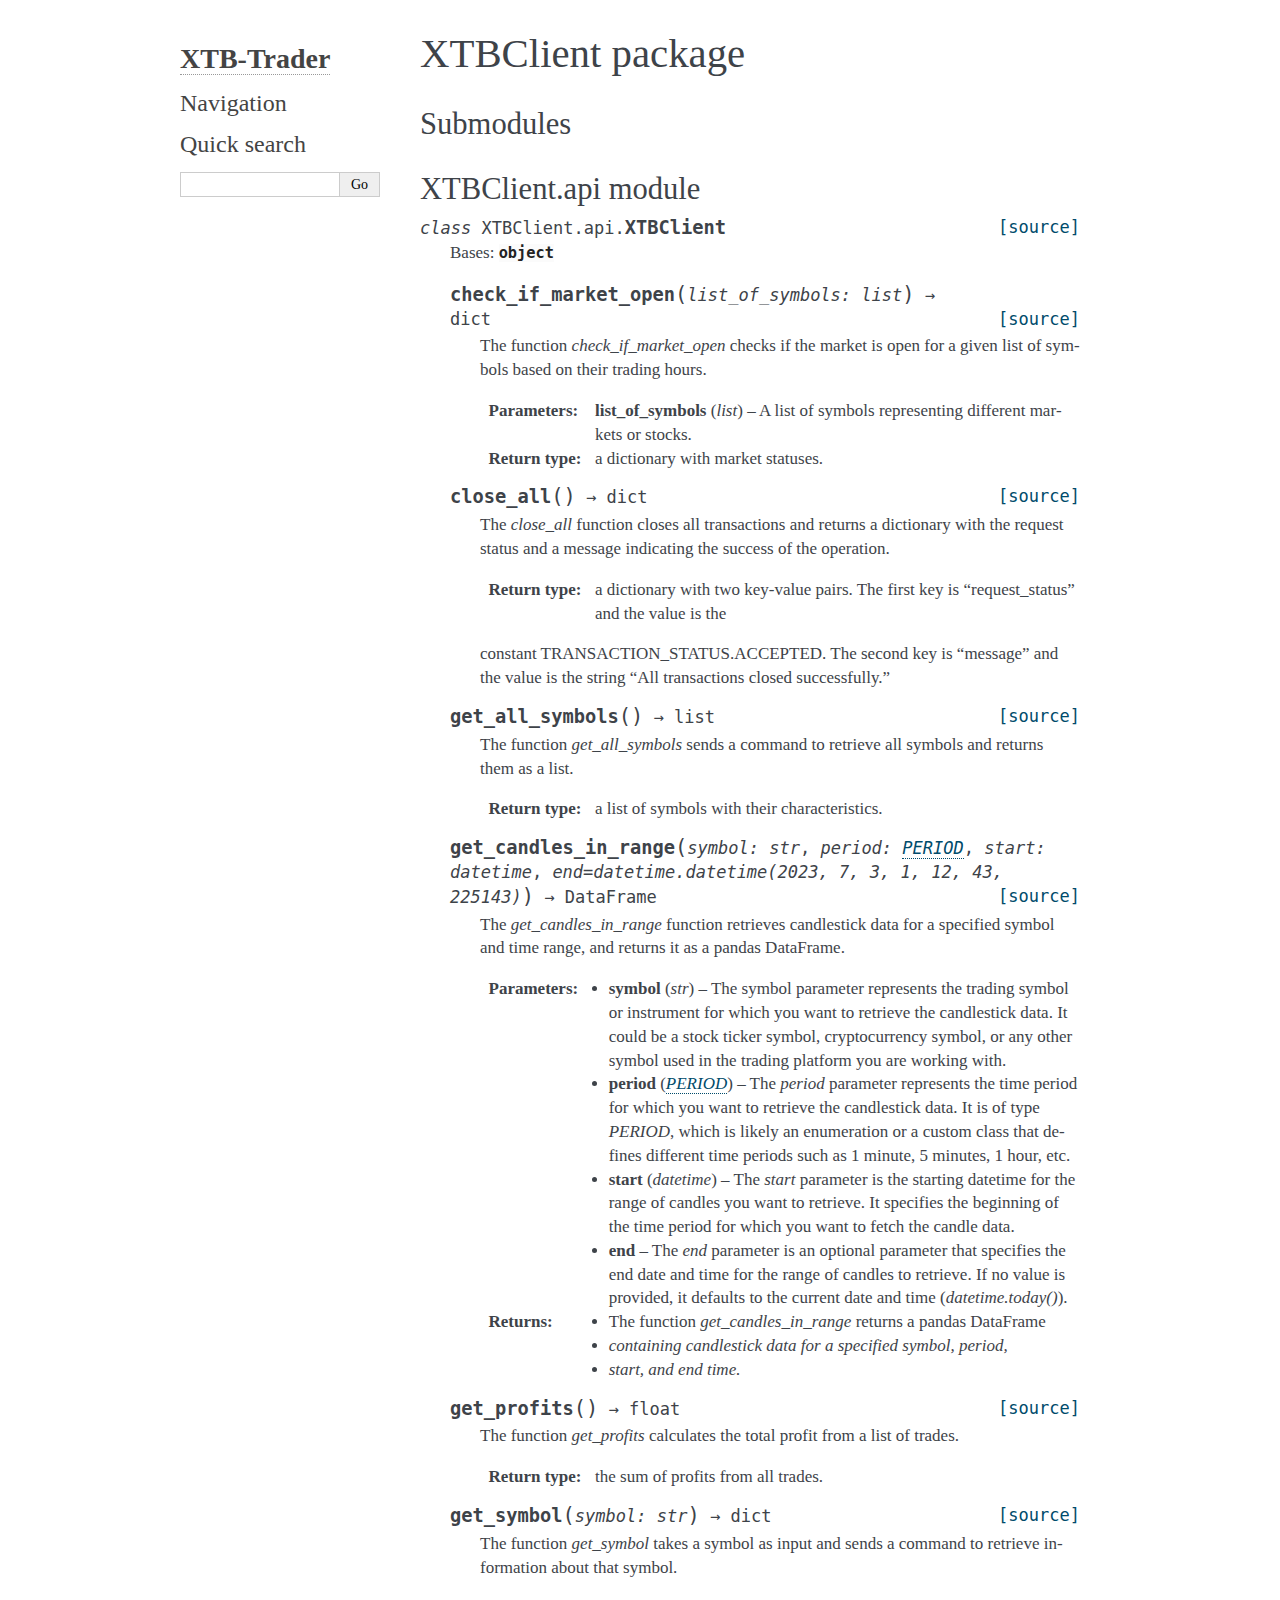
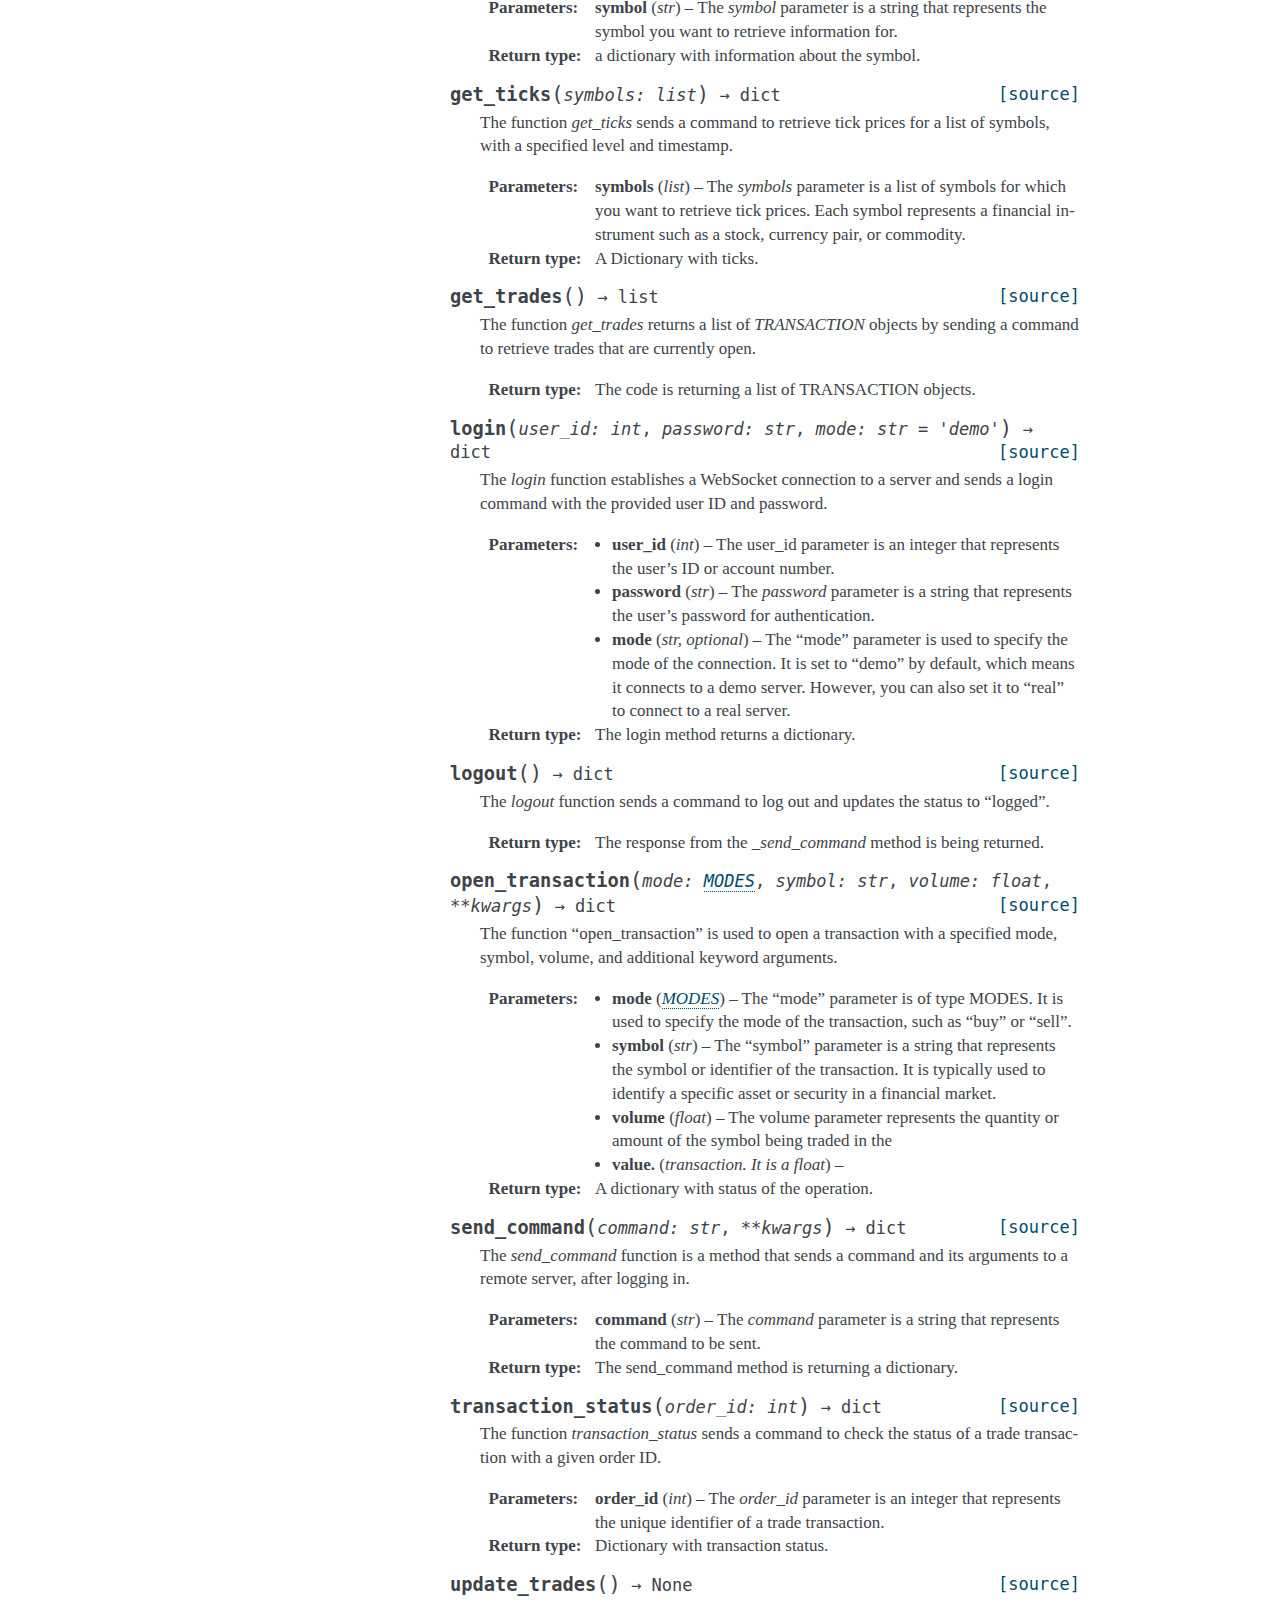
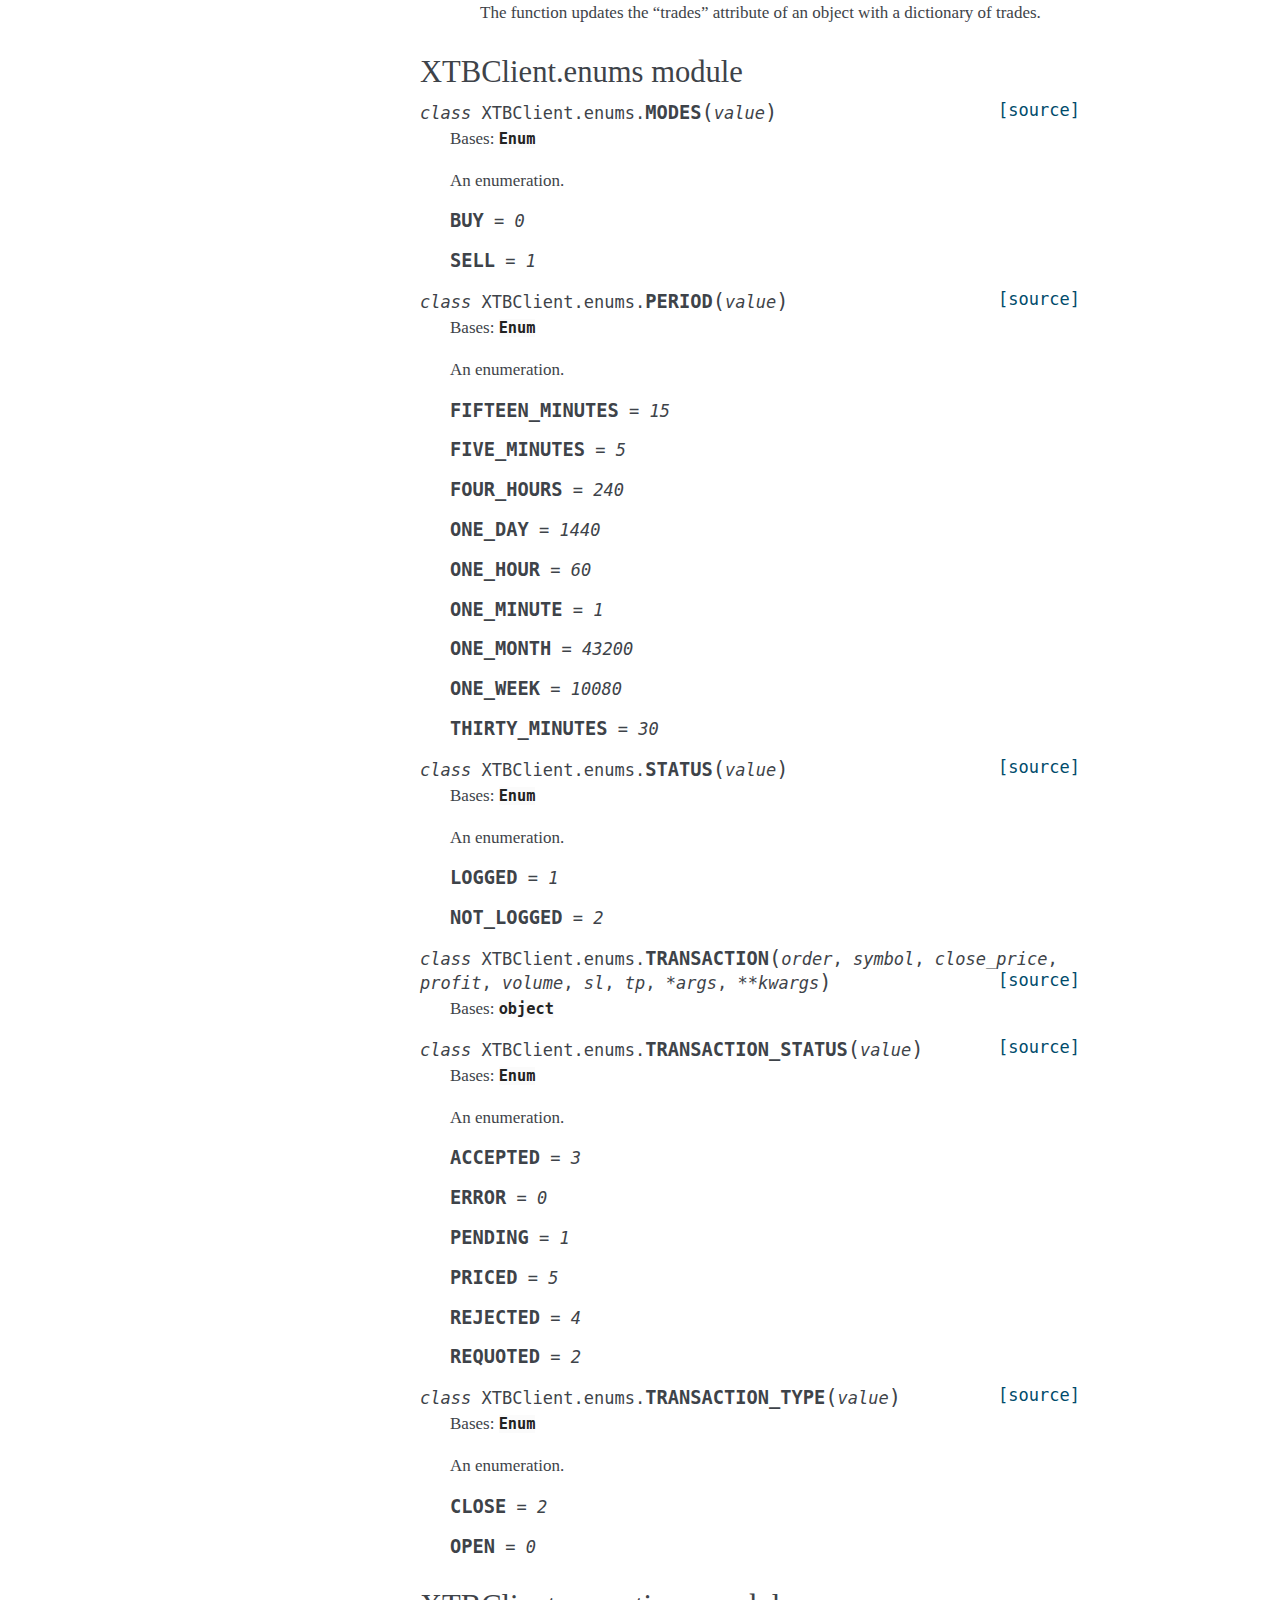
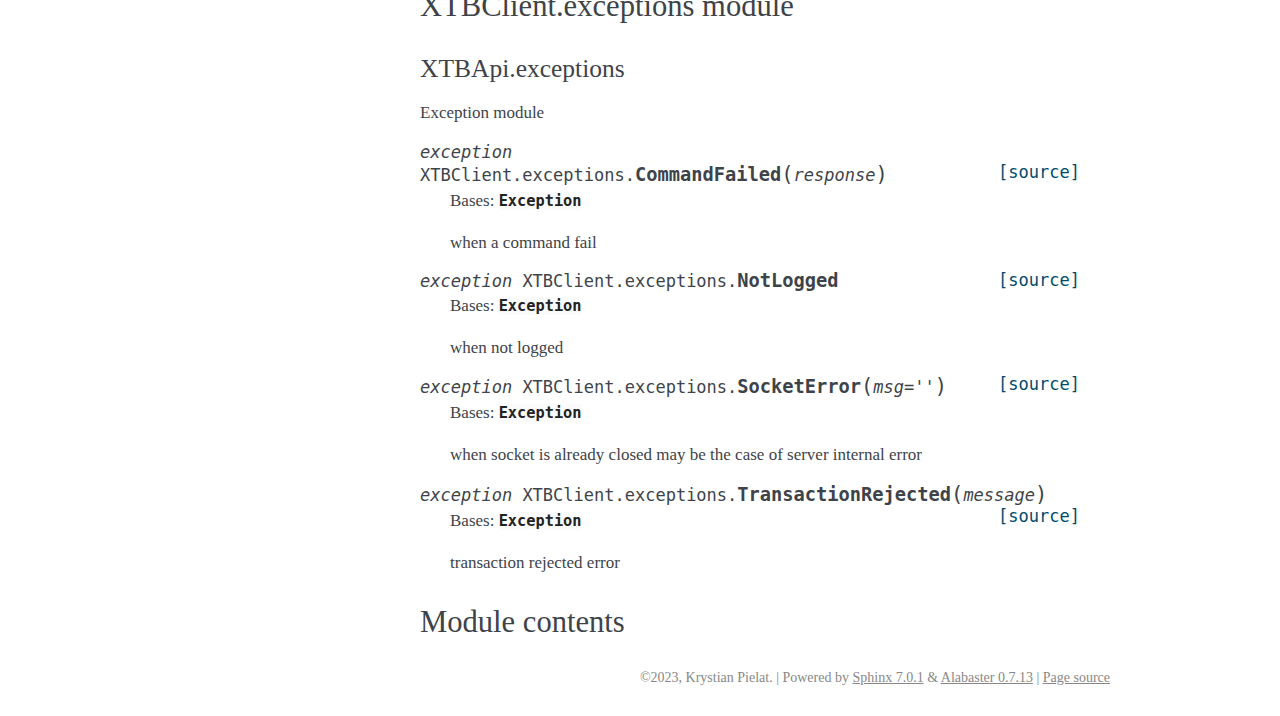
<file: docs/_build/html/source/XTBClient.html>
<!DOCTYPE html>

<html lang="en">
  <head>
    <meta charset="utf-8" />
    <meta name="viewport" content="width=device-width, initial-scale=1.0" /><meta name="viewport" content="width=device-width, initial-scale=1" />

    <title>XTBClient package &#8212; XTB-Trader  documentation</title>
    <link rel="stylesheet" type="text/css" href="../_static/pygments.css" />
    <link rel="stylesheet" type="text/css" href="../_static/alabaster.css" />
    <script data-url_root="../" id="documentation_options" src="../_static/documentation_options.js"></script>
    <script src="../_static/doctools.js"></script>
    <script src="../_static/sphinx_highlight.js"></script>
    <link rel="index" title="Index" href="../genindex.html" />
    <link rel="search" title="Search" href="../search.html" />
   
  <link rel="stylesheet" href="../_static/custom.css" type="text/css" />
  
  
  <meta name="viewport" content="width=device-width, initial-scale=0.9, maximum-scale=0.9" />

  </head><body>
  

    <div class="document">
      <div class="documentwrapper">
        <div class="bodywrapper">
          

          <div class="body" role="main">
            
  <section id="xtbclient-package">
<h1>XTBClient package<a class="headerlink" href="#xtbclient-package" title="Permalink to this heading">¶</a></h1>
<section id="submodules">
<h2>Submodules<a class="headerlink" href="#submodules" title="Permalink to this heading">¶</a></h2>
</section>
<section id="module-XTBClient.api">
<span id="xtbclient-api-module"></span><h2>XTBClient.api module<a class="headerlink" href="#module-XTBClient.api" title="Permalink to this heading">¶</a></h2>
<dl class="py class">
<dt class="sig sig-object py" id="XTBClient.api.XTBClient">
<em class="property"><span class="pre">class</span><span class="w"> </span></em><span class="sig-prename descclassname"><span class="pre">XTBClient.api.</span></span><span class="sig-name descname"><span class="pre">XTBClient</span></span><a class="reference internal" href="../_modules/XTBClient/api.html#XTBClient"><span class="viewcode-link"><span class="pre">[source]</span></span></a><a class="headerlink" href="#XTBClient.api.XTBClient" title="Permalink to this definition">¶</a></dt>
<dd><p>Bases: <code class="xref py py-class docutils literal notranslate"><span class="pre">object</span></code></p>
<dl class="py method">
<dt class="sig sig-object py" id="XTBClient.api.XTBClient.check_if_market_open">
<span class="sig-name descname"><span class="pre">check_if_market_open</span></span><span class="sig-paren">(</span><em class="sig-param"><span class="n"><span class="pre">list_of_symbols</span></span><span class="p"><span class="pre">:</span></span><span class="w"> </span><span class="n"><span class="pre">list</span></span></em><span class="sig-paren">)</span> <span class="sig-return"><span class="sig-return-icon">&#x2192;</span> <span class="sig-return-typehint"><span class="pre">dict</span></span></span><a class="reference internal" href="../_modules/XTBClient/api.html#XTBClient.check_if_market_open"><span class="viewcode-link"><span class="pre">[source]</span></span></a><a class="headerlink" href="#XTBClient.api.XTBClient.check_if_market_open" title="Permalink to this definition">¶</a></dt>
<dd><p>The function <cite>check_if_market_open</cite> checks if the market
is open for a given list of symbols based on their trading hours.</p>
<dl class="field-list simple">
<dt class="field-odd">Parameters<span class="colon">:</span></dt>
<dd class="field-odd"><p><strong>list_of_symbols</strong> (<em>list</em>) – A list of symbols representing different markets or stocks.</p>
</dd>
<dt class="field-even">Return type<span class="colon">:</span></dt>
<dd class="field-even"><p>a dictionary with market statuses.</p>
</dd>
</dl>
</dd></dl>

<dl class="py method">
<dt class="sig sig-object py" id="XTBClient.api.XTBClient.close_all">
<span class="sig-name descname"><span class="pre">close_all</span></span><span class="sig-paren">(</span><span class="sig-paren">)</span> <span class="sig-return"><span class="sig-return-icon">&#x2192;</span> <span class="sig-return-typehint"><span class="pre">dict</span></span></span><a class="reference internal" href="../_modules/XTBClient/api.html#XTBClient.close_all"><span class="viewcode-link"><span class="pre">[source]</span></span></a><a class="headerlink" href="#XTBClient.api.XTBClient.close_all" title="Permalink to this definition">¶</a></dt>
<dd><p>The <cite>close_all</cite> function closes all transactions and returns a dictionary with the request status
and a message indicating the success of the operation.</p>
<dl class="field-list simple">
<dt class="field-odd">Return type<span class="colon">:</span></dt>
<dd class="field-odd"><p>a dictionary with two key-value pairs. The first key is “request_status” and the value is the</p>
</dd>
</dl>
<p>constant TRANSACTION_STATUS.ACCEPTED. The second key is “message” and the value is the string “All
transactions closed successfully.”</p>
</dd></dl>

<dl class="py method">
<dt class="sig sig-object py" id="XTBClient.api.XTBClient.get_all_symbols">
<span class="sig-name descname"><span class="pre">get_all_symbols</span></span><span class="sig-paren">(</span><span class="sig-paren">)</span> <span class="sig-return"><span class="sig-return-icon">&#x2192;</span> <span class="sig-return-typehint"><span class="pre">list</span></span></span><a class="reference internal" href="../_modules/XTBClient/api.html#XTBClient.get_all_symbols"><span class="viewcode-link"><span class="pre">[source]</span></span></a><a class="headerlink" href="#XTBClient.api.XTBClient.get_all_symbols" title="Permalink to this definition">¶</a></dt>
<dd><p>The function <cite>get_all_symbols</cite> sends a command to retrieve
all symbols and returns them as a list.</p>
<dl class="field-list simple">
<dt class="field-odd">Return type<span class="colon">:</span></dt>
<dd class="field-odd"><p>a list of symbols with their characteristics.</p>
</dd>
</dl>
</dd></dl>

<dl class="py method">
<dt class="sig sig-object py" id="XTBClient.api.XTBClient.get_candles_in_range">
<span class="sig-name descname"><span class="pre">get_candles_in_range</span></span><span class="sig-paren">(</span><em class="sig-param"><span class="n"><span class="pre">symbol</span></span><span class="p"><span class="pre">:</span></span><span class="w"> </span><span class="n"><span class="pre">str</span></span></em>, <em class="sig-param"><span class="n"><span class="pre">period</span></span><span class="p"><span class="pre">:</span></span><span class="w"> </span><span class="n"><a class="reference internal" href="#XTBClient.enums.PERIOD" title="XTBClient.enums.PERIOD"><span class="pre">PERIOD</span></a></span></em>, <em class="sig-param"><span class="n"><span class="pre">start</span></span><span class="p"><span class="pre">:</span></span><span class="w"> </span><span class="n"><span class="pre">datetime</span></span></em>, <em class="sig-param"><span class="n"><span class="pre">end</span></span><span class="o"><span class="pre">=</span></span><span class="default_value"><span class="pre">datetime.datetime(2023,</span> <span class="pre">7,</span> <span class="pre">3,</span> <span class="pre">1,</span> <span class="pre">12,</span> <span class="pre">43,</span> <span class="pre">225143)</span></span></em><span class="sig-paren">)</span> <span class="sig-return"><span class="sig-return-icon">&#x2192;</span> <span class="sig-return-typehint"><span class="pre">DataFrame</span></span></span><a class="reference internal" href="../_modules/XTBClient/api.html#XTBClient.get_candles_in_range"><span class="viewcode-link"><span class="pre">[source]</span></span></a><a class="headerlink" href="#XTBClient.api.XTBClient.get_candles_in_range" title="Permalink to this definition">¶</a></dt>
<dd><p>The <cite>get_candles_in_range</cite> function retrieves candlestick data for
a specified symbol and time range, and returns it as a pandas
DataFrame.</p>
<dl class="field-list simple">
<dt class="field-odd">Parameters<span class="colon">:</span></dt>
<dd class="field-odd"><ul class="simple">
<li><p><strong>symbol</strong> (<em>str</em>) – The symbol parameter represents the trading symbol or instrument
for which you want to retrieve the candlestick data. It could be
a stock ticker symbol, cryptocurrency symbol, or any other symbol
used in the trading platform you are working with.</p></li>
<li><p><strong>period</strong> (<a class="reference internal" href="#XTBClient.enums.PERIOD" title="XTBClient.enums.PERIOD"><em>PERIOD</em></a>) – The <cite>period</cite> parameter represents the time period for which you
want to retrieve the candlestick data. It is of type <cite>PERIOD</cite>,
which is likely an enumeration or a custom class that defines
different time periods such as 1 minute, 5 minutes, 1 hour, etc.</p></li>
<li><p><strong>start</strong> (<em>datetime</em>) – The <cite>start</cite> parameter is the starting datetime for the range of
candles you want to retrieve. It specifies the beginning of the
time period for which you want to fetch the candle data.</p></li>
<li><p><strong>end</strong> – The <cite>end</cite> parameter is an optional parameter that specifies the
end date and time for the range of candles to retrieve. If no
value is provided, it defaults to the current date and time
(<cite>datetime.today()</cite>).</p></li>
</ul>
</dd>
<dt class="field-even">Returns<span class="colon">:</span></dt>
<dd class="field-even"><p><ul class="simple">
<li><p>The function <cite>get_candles_in_range</cite> returns a pandas DataFrame</p></li>
<li><p><em>containing candlestick data for a specified symbol, period,</em></p></li>
<li><p><em>start, and end time.</em></p></li>
</ul>
</p>
</dd>
</dl>
</dd></dl>

<dl class="py method">
<dt class="sig sig-object py" id="XTBClient.api.XTBClient.get_profits">
<span class="sig-name descname"><span class="pre">get_profits</span></span><span class="sig-paren">(</span><span class="sig-paren">)</span> <span class="sig-return"><span class="sig-return-icon">&#x2192;</span> <span class="sig-return-typehint"><span class="pre">float</span></span></span><a class="reference internal" href="../_modules/XTBClient/api.html#XTBClient.get_profits"><span class="viewcode-link"><span class="pre">[source]</span></span></a><a class="headerlink" href="#XTBClient.api.XTBClient.get_profits" title="Permalink to this definition">¶</a></dt>
<dd><p>The function <cite>get_profits</cite> calculates the total
profit from a list of trades.</p>
<dl class="field-list simple">
<dt class="field-odd">Return type<span class="colon">:</span></dt>
<dd class="field-odd"><p>the sum of profits from all trades.</p>
</dd>
</dl>
</dd></dl>

<dl class="py method">
<dt class="sig sig-object py" id="XTBClient.api.XTBClient.get_symbol">
<span class="sig-name descname"><span class="pre">get_symbol</span></span><span class="sig-paren">(</span><em class="sig-param"><span class="n"><span class="pre">symbol</span></span><span class="p"><span class="pre">:</span></span><span class="w"> </span><span class="n"><span class="pre">str</span></span></em><span class="sig-paren">)</span> <span class="sig-return"><span class="sig-return-icon">&#x2192;</span> <span class="sig-return-typehint"><span class="pre">dict</span></span></span><a class="reference internal" href="../_modules/XTBClient/api.html#XTBClient.get_symbol"><span class="viewcode-link"><span class="pre">[source]</span></span></a><a class="headerlink" href="#XTBClient.api.XTBClient.get_symbol" title="Permalink to this definition">¶</a></dt>
<dd><p>The function <cite>get_symbol</cite> takes a symbol as input and sends
a command to retrieve information about that symbol.</p>
<dl class="field-list simple">
<dt class="field-odd">Parameters<span class="colon">:</span></dt>
<dd class="field-odd"><p><strong>symbol</strong> (<em>str</em>) – The <cite>symbol</cite> parameter is a string that represents
the symbol you want to retrieve information for.</p>
</dd>
<dt class="field-even">Return type<span class="colon">:</span></dt>
<dd class="field-even"><p>a dictionary with information about the symbol.</p>
</dd>
</dl>
</dd></dl>

<dl class="py method">
<dt class="sig sig-object py" id="XTBClient.api.XTBClient.get_ticks">
<span class="sig-name descname"><span class="pre">get_ticks</span></span><span class="sig-paren">(</span><em class="sig-param"><span class="n"><span class="pre">symbols</span></span><span class="p"><span class="pre">:</span></span><span class="w"> </span><span class="n"><span class="pre">list</span></span></em><span class="sig-paren">)</span> <span class="sig-return"><span class="sig-return-icon">&#x2192;</span> <span class="sig-return-typehint"><span class="pre">dict</span></span></span><a class="reference internal" href="../_modules/XTBClient/api.html#XTBClient.get_ticks"><span class="viewcode-link"><span class="pre">[source]</span></span></a><a class="headerlink" href="#XTBClient.api.XTBClient.get_ticks" title="Permalink to this definition">¶</a></dt>
<dd><p>The function <cite>get_ticks</cite> sends a command to retrieve tick prices
for a list of symbols, with a specified level and timestamp.</p>
<dl class="field-list simple">
<dt class="field-odd">Parameters<span class="colon">:</span></dt>
<dd class="field-odd"><p><strong>symbols</strong> (<em>list</em>) – The <cite>symbols</cite> parameter is a list of symbols for which you
want to retrieve tick prices. Each symbol represents a
financial instrument such as a stock, currency pair, or commodity.</p>
</dd>
<dt class="field-even">Return type<span class="colon">:</span></dt>
<dd class="field-even"><p>A Dictionary with ticks.</p>
</dd>
</dl>
</dd></dl>

<dl class="py method">
<dt class="sig sig-object py" id="XTBClient.api.XTBClient.get_trades">
<span class="sig-name descname"><span class="pre">get_trades</span></span><span class="sig-paren">(</span><span class="sig-paren">)</span> <span class="sig-return"><span class="sig-return-icon">&#x2192;</span> <span class="sig-return-typehint"><span class="pre">list</span></span></span><a class="reference internal" href="../_modules/XTBClient/api.html#XTBClient.get_trades"><span class="viewcode-link"><span class="pre">[source]</span></span></a><a class="headerlink" href="#XTBClient.api.XTBClient.get_trades" title="Permalink to this definition">¶</a></dt>
<dd><p>The function <cite>get_trades</cite> returns a list of <cite>TRANSACTION</cite> objects
by sending a command to retrieve trades that are currently open.</p>
<dl class="field-list simple">
<dt class="field-odd">Return type<span class="colon">:</span></dt>
<dd class="field-odd"><p>The code is returning a list of TRANSACTION objects.</p>
</dd>
</dl>
</dd></dl>

<dl class="py method">
<dt class="sig sig-object py" id="XTBClient.api.XTBClient.login">
<span class="sig-name descname"><span class="pre">login</span></span><span class="sig-paren">(</span><em class="sig-param"><span class="n"><span class="pre">user_id</span></span><span class="p"><span class="pre">:</span></span><span class="w"> </span><span class="n"><span class="pre">int</span></span></em>, <em class="sig-param"><span class="n"><span class="pre">password</span></span><span class="p"><span class="pre">:</span></span><span class="w"> </span><span class="n"><span class="pre">str</span></span></em>, <em class="sig-param"><span class="n"><span class="pre">mode</span></span><span class="p"><span class="pre">:</span></span><span class="w"> </span><span class="n"><span class="pre">str</span></span><span class="w"> </span><span class="o"><span class="pre">=</span></span><span class="w"> </span><span class="default_value"><span class="pre">'demo'</span></span></em><span class="sig-paren">)</span> <span class="sig-return"><span class="sig-return-icon">&#x2192;</span> <span class="sig-return-typehint"><span class="pre">dict</span></span></span><a class="reference internal" href="../_modules/XTBClient/api.html#XTBClient.login"><span class="viewcode-link"><span class="pre">[source]</span></span></a><a class="headerlink" href="#XTBClient.api.XTBClient.login" title="Permalink to this definition">¶</a></dt>
<dd><p>The <cite>login</cite> function establishes a WebSocket connection to a server
and sends a login command with the provided user ID and password.</p>
<dl class="field-list simple">
<dt class="field-odd">Parameters<span class="colon">:</span></dt>
<dd class="field-odd"><ul class="simple">
<li><p><strong>user_id</strong> (<em>int</em>) – The user_id parameter is an integer that represents the user’s
ID or account number.</p></li>
<li><p><strong>password</strong> (<em>str</em>) – The <cite>password</cite> parameter is a string that represents the user’s
password for authentication.</p></li>
<li><p><strong>mode</strong> (<em>str</em><em>, </em><em>optional</em>) – The “mode” parameter is used to specify the mode of the connection.
It is set to “demo” by default, which means it connects to a demo
server. However, you can also set it to “real” to connect to a real
server.</p></li>
</ul>
</dd>
<dt class="field-even">Return type<span class="colon">:</span></dt>
<dd class="field-even"><p>The login method returns a dictionary.</p>
</dd>
</dl>
</dd></dl>

<dl class="py method">
<dt class="sig sig-object py" id="XTBClient.api.XTBClient.logout">
<span class="sig-name descname"><span class="pre">logout</span></span><span class="sig-paren">(</span><span class="sig-paren">)</span> <span class="sig-return"><span class="sig-return-icon">&#x2192;</span> <span class="sig-return-typehint"><span class="pre">dict</span></span></span><a class="reference internal" href="../_modules/XTBClient/api.html#XTBClient.logout"><span class="viewcode-link"><span class="pre">[source]</span></span></a><a class="headerlink" href="#XTBClient.api.XTBClient.logout" title="Permalink to this definition">¶</a></dt>
<dd><p>The <cite>logout</cite> function sends a command to log out and updates the
status to “logged”.</p>
<dl class="field-list simple">
<dt class="field-odd">Return type<span class="colon">:</span></dt>
<dd class="field-odd"><p>The response from the <cite>_send_command</cite> method is being returned.</p>
</dd>
</dl>
</dd></dl>

<dl class="py method">
<dt class="sig sig-object py" id="XTBClient.api.XTBClient.open_transaction">
<span class="sig-name descname"><span class="pre">open_transaction</span></span><span class="sig-paren">(</span><em class="sig-param"><span class="n"><span class="pre">mode</span></span><span class="p"><span class="pre">:</span></span><span class="w"> </span><span class="n"><a class="reference internal" href="#XTBClient.enums.MODES" title="XTBClient.enums.MODES"><span class="pre">MODES</span></a></span></em>, <em class="sig-param"><span class="n"><span class="pre">symbol</span></span><span class="p"><span class="pre">:</span></span><span class="w"> </span><span class="n"><span class="pre">str</span></span></em>, <em class="sig-param"><span class="n"><span class="pre">volume</span></span><span class="p"><span class="pre">:</span></span><span class="w"> </span><span class="n"><span class="pre">float</span></span></em>, <em class="sig-param"><span class="o"><span class="pre">**</span></span><span class="n"><span class="pre">kwargs</span></span></em><span class="sig-paren">)</span> <span class="sig-return"><span class="sig-return-icon">&#x2192;</span> <span class="sig-return-typehint"><span class="pre">dict</span></span></span><a class="reference internal" href="../_modules/XTBClient/api.html#XTBClient.open_transaction"><span class="viewcode-link"><span class="pre">[source]</span></span></a><a class="headerlink" href="#XTBClient.api.XTBClient.open_transaction" title="Permalink to this definition">¶</a></dt>
<dd><p>The function “open_transaction” is used to open a transaction
with a specified mode, symbol, volume, and additional keyword
arguments.</p>
<dl class="field-list simple">
<dt class="field-odd">Parameters<span class="colon">:</span></dt>
<dd class="field-odd"><ul class="simple">
<li><p><strong>mode</strong> (<a class="reference internal" href="#XTBClient.enums.MODES" title="XTBClient.enums.MODES"><em>MODES</em></a>) – The “mode” parameter is of type MODES. It is used to specify
the mode of the transaction, such as “buy” or “sell”.</p></li>
<li><p><strong>symbol</strong> (<em>str</em>) – The “symbol” parameter is a string that represents the symbol
or identifier of the transaction. It is typically used to identify
a specific asset or security in a financial market.</p></li>
<li><p><strong>volume</strong> (<em>float</em>) – The volume parameter represents the quantity or amount of the
symbol being traded in the</p></li>
<li><p><strong>value.</strong> (<em>transaction. It is a float</em>) – </p></li>
</ul>
</dd>
<dt class="field-even">Return type<span class="colon">:</span></dt>
<dd class="field-even"><p>A dictionary with status of the operation.</p>
</dd>
</dl>
</dd></dl>

<dl class="py method">
<dt class="sig sig-object py" id="XTBClient.api.XTBClient.send_command">
<span class="sig-name descname"><span class="pre">send_command</span></span><span class="sig-paren">(</span><em class="sig-param"><span class="n"><span class="pre">command</span></span><span class="p"><span class="pre">:</span></span><span class="w"> </span><span class="n"><span class="pre">str</span></span></em>, <em class="sig-param"><span class="o"><span class="pre">**</span></span><span class="n"><span class="pre">kwargs</span></span></em><span class="sig-paren">)</span> <span class="sig-return"><span class="sig-return-icon">&#x2192;</span> <span class="sig-return-typehint"><span class="pre">dict</span></span></span><a class="reference internal" href="../_modules/XTBClient/api.html#XTBClient.send_command"><span class="viewcode-link"><span class="pre">[source]</span></span></a><a class="headerlink" href="#XTBClient.api.XTBClient.send_command" title="Permalink to this definition">¶</a></dt>
<dd><p>The <cite>send_command</cite> function is a method that sends a
command and its arguments to a remote server, after logging in.</p>
<dl class="field-list simple">
<dt class="field-odd">Parameters<span class="colon">:</span></dt>
<dd class="field-odd"><p><strong>command</strong> (<em>str</em>) – The <cite>command</cite> parameter is a string that represents the
command to be sent.</p>
</dd>
<dt class="field-even">Return type<span class="colon">:</span></dt>
<dd class="field-even"><p>The send_command method is returning a dictionary.</p>
</dd>
</dl>
</dd></dl>

<dl class="py method">
<dt class="sig sig-object py" id="XTBClient.api.XTBClient.transaction_status">
<span class="sig-name descname"><span class="pre">transaction_status</span></span><span class="sig-paren">(</span><em class="sig-param"><span class="n"><span class="pre">order_id</span></span><span class="p"><span class="pre">:</span></span><span class="w"> </span><span class="n"><span class="pre">int</span></span></em><span class="sig-paren">)</span> <span class="sig-return"><span class="sig-return-icon">&#x2192;</span> <span class="sig-return-typehint"><span class="pre">dict</span></span></span><a class="reference internal" href="../_modules/XTBClient/api.html#XTBClient.transaction_status"><span class="viewcode-link"><span class="pre">[source]</span></span></a><a class="headerlink" href="#XTBClient.api.XTBClient.transaction_status" title="Permalink to this definition">¶</a></dt>
<dd><p>The function <cite>transaction_status</cite> sends a command to check the
status of a trade transaction with a given order ID.</p>
<dl class="field-list simple">
<dt class="field-odd">Parameters<span class="colon">:</span></dt>
<dd class="field-odd"><p><strong>order_id</strong> (<em>int</em>) – The <cite>order_id</cite> parameter is an integer that represents the unique
identifier of a trade transaction.</p>
</dd>
<dt class="field-even">Return type<span class="colon">:</span></dt>
<dd class="field-even"><p>Dictionary with transaction status.</p>
</dd>
</dl>
</dd></dl>

<dl class="py method">
<dt class="sig sig-object py" id="XTBClient.api.XTBClient.update_trades">
<span class="sig-name descname"><span class="pre">update_trades</span></span><span class="sig-paren">(</span><span class="sig-paren">)</span> <span class="sig-return"><span class="sig-return-icon">&#x2192;</span> <span class="sig-return-typehint"><span class="pre">None</span></span></span><a class="reference internal" href="../_modules/XTBClient/api.html#XTBClient.update_trades"><span class="viewcode-link"><span class="pre">[source]</span></span></a><a class="headerlink" href="#XTBClient.api.XTBClient.update_trades" title="Permalink to this definition">¶</a></dt>
<dd><p>The function updates the “trades” attribute of an object with
a dictionary of trades.</p>
</dd></dl>

</dd></dl>

</section>
<section id="module-XTBClient.enums">
<span id="xtbclient-enums-module"></span><h2>XTBClient.enums module<a class="headerlink" href="#module-XTBClient.enums" title="Permalink to this heading">¶</a></h2>
<dl class="py class">
<dt class="sig sig-object py" id="XTBClient.enums.MODES">
<em class="property"><span class="pre">class</span><span class="w"> </span></em><span class="sig-prename descclassname"><span class="pre">XTBClient.enums.</span></span><span class="sig-name descname"><span class="pre">MODES</span></span><span class="sig-paren">(</span><em class="sig-param"><span class="n"><span class="pre">value</span></span></em><span class="sig-paren">)</span><a class="reference internal" href="../_modules/XTBClient/enums.html#MODES"><span class="viewcode-link"><span class="pre">[source]</span></span></a><a class="headerlink" href="#XTBClient.enums.MODES" title="Permalink to this definition">¶</a></dt>
<dd><p>Bases: <code class="xref py py-class docutils literal notranslate"><span class="pre">Enum</span></code></p>
<p>An enumeration.</p>
<dl class="py attribute">
<dt class="sig sig-object py" id="XTBClient.enums.MODES.BUY">
<span class="sig-name descname"><span class="pre">BUY</span></span><em class="property"><span class="w"> </span><span class="p"><span class="pre">=</span></span><span class="w"> </span><span class="pre">0</span></em><a class="headerlink" href="#XTBClient.enums.MODES.BUY" title="Permalink to this definition">¶</a></dt>
<dd></dd></dl>

<dl class="py attribute">
<dt class="sig sig-object py" id="XTBClient.enums.MODES.SELL">
<span class="sig-name descname"><span class="pre">SELL</span></span><em class="property"><span class="w"> </span><span class="p"><span class="pre">=</span></span><span class="w"> </span><span class="pre">1</span></em><a class="headerlink" href="#XTBClient.enums.MODES.SELL" title="Permalink to this definition">¶</a></dt>
<dd></dd></dl>

</dd></dl>

<dl class="py class">
<dt class="sig sig-object py" id="XTBClient.enums.PERIOD">
<em class="property"><span class="pre">class</span><span class="w"> </span></em><span class="sig-prename descclassname"><span class="pre">XTBClient.enums.</span></span><span class="sig-name descname"><span class="pre">PERIOD</span></span><span class="sig-paren">(</span><em class="sig-param"><span class="n"><span class="pre">value</span></span></em><span class="sig-paren">)</span><a class="reference internal" href="../_modules/XTBClient/enums.html#PERIOD"><span class="viewcode-link"><span class="pre">[source]</span></span></a><a class="headerlink" href="#XTBClient.enums.PERIOD" title="Permalink to this definition">¶</a></dt>
<dd><p>Bases: <code class="xref py py-class docutils literal notranslate"><span class="pre">Enum</span></code></p>
<p>An enumeration.</p>
<dl class="py attribute">
<dt class="sig sig-object py" id="XTBClient.enums.PERIOD.FIFTEEN_MINUTES">
<span class="sig-name descname"><span class="pre">FIFTEEN_MINUTES</span></span><em class="property"><span class="w"> </span><span class="p"><span class="pre">=</span></span><span class="w"> </span><span class="pre">15</span></em><a class="headerlink" href="#XTBClient.enums.PERIOD.FIFTEEN_MINUTES" title="Permalink to this definition">¶</a></dt>
<dd></dd></dl>

<dl class="py attribute">
<dt class="sig sig-object py" id="XTBClient.enums.PERIOD.FIVE_MINUTES">
<span class="sig-name descname"><span class="pre">FIVE_MINUTES</span></span><em class="property"><span class="w"> </span><span class="p"><span class="pre">=</span></span><span class="w"> </span><span class="pre">5</span></em><a class="headerlink" href="#XTBClient.enums.PERIOD.FIVE_MINUTES" title="Permalink to this definition">¶</a></dt>
<dd></dd></dl>

<dl class="py attribute">
<dt class="sig sig-object py" id="XTBClient.enums.PERIOD.FOUR_HOURS">
<span class="sig-name descname"><span class="pre">FOUR_HOURS</span></span><em class="property"><span class="w"> </span><span class="p"><span class="pre">=</span></span><span class="w"> </span><span class="pre">240</span></em><a class="headerlink" href="#XTBClient.enums.PERIOD.FOUR_HOURS" title="Permalink to this definition">¶</a></dt>
<dd></dd></dl>

<dl class="py attribute">
<dt class="sig sig-object py" id="XTBClient.enums.PERIOD.ONE_DAY">
<span class="sig-name descname"><span class="pre">ONE_DAY</span></span><em class="property"><span class="w"> </span><span class="p"><span class="pre">=</span></span><span class="w"> </span><span class="pre">1440</span></em><a class="headerlink" href="#XTBClient.enums.PERIOD.ONE_DAY" title="Permalink to this definition">¶</a></dt>
<dd></dd></dl>

<dl class="py attribute">
<dt class="sig sig-object py" id="XTBClient.enums.PERIOD.ONE_HOUR">
<span class="sig-name descname"><span class="pre">ONE_HOUR</span></span><em class="property"><span class="w"> </span><span class="p"><span class="pre">=</span></span><span class="w"> </span><span class="pre">60</span></em><a class="headerlink" href="#XTBClient.enums.PERIOD.ONE_HOUR" title="Permalink to this definition">¶</a></dt>
<dd></dd></dl>

<dl class="py attribute">
<dt class="sig sig-object py" id="XTBClient.enums.PERIOD.ONE_MINUTE">
<span class="sig-name descname"><span class="pre">ONE_MINUTE</span></span><em class="property"><span class="w"> </span><span class="p"><span class="pre">=</span></span><span class="w"> </span><span class="pre">1</span></em><a class="headerlink" href="#XTBClient.enums.PERIOD.ONE_MINUTE" title="Permalink to this definition">¶</a></dt>
<dd></dd></dl>

<dl class="py attribute">
<dt class="sig sig-object py" id="XTBClient.enums.PERIOD.ONE_MONTH">
<span class="sig-name descname"><span class="pre">ONE_MONTH</span></span><em class="property"><span class="w"> </span><span class="p"><span class="pre">=</span></span><span class="w"> </span><span class="pre">43200</span></em><a class="headerlink" href="#XTBClient.enums.PERIOD.ONE_MONTH" title="Permalink to this definition">¶</a></dt>
<dd></dd></dl>

<dl class="py attribute">
<dt class="sig sig-object py" id="XTBClient.enums.PERIOD.ONE_WEEK">
<span class="sig-name descname"><span class="pre">ONE_WEEK</span></span><em class="property"><span class="w"> </span><span class="p"><span class="pre">=</span></span><span class="w"> </span><span class="pre">10080</span></em><a class="headerlink" href="#XTBClient.enums.PERIOD.ONE_WEEK" title="Permalink to this definition">¶</a></dt>
<dd></dd></dl>

<dl class="py attribute">
<dt class="sig sig-object py" id="XTBClient.enums.PERIOD.THIRTY_MINUTES">
<span class="sig-name descname"><span class="pre">THIRTY_MINUTES</span></span><em class="property"><span class="w"> </span><span class="p"><span class="pre">=</span></span><span class="w"> </span><span class="pre">30</span></em><a class="headerlink" href="#XTBClient.enums.PERIOD.THIRTY_MINUTES" title="Permalink to this definition">¶</a></dt>
<dd></dd></dl>

</dd></dl>

<dl class="py class">
<dt class="sig sig-object py" id="XTBClient.enums.STATUS">
<em class="property"><span class="pre">class</span><span class="w"> </span></em><span class="sig-prename descclassname"><span class="pre">XTBClient.enums.</span></span><span class="sig-name descname"><span class="pre">STATUS</span></span><span class="sig-paren">(</span><em class="sig-param"><span class="n"><span class="pre">value</span></span></em><span class="sig-paren">)</span><a class="reference internal" href="../_modules/XTBClient/enums.html#STATUS"><span class="viewcode-link"><span class="pre">[source]</span></span></a><a class="headerlink" href="#XTBClient.enums.STATUS" title="Permalink to this definition">¶</a></dt>
<dd><p>Bases: <code class="xref py py-class docutils literal notranslate"><span class="pre">Enum</span></code></p>
<p>An enumeration.</p>
<dl class="py attribute">
<dt class="sig sig-object py" id="XTBClient.enums.STATUS.LOGGED">
<span class="sig-name descname"><span class="pre">LOGGED</span></span><em class="property"><span class="w"> </span><span class="p"><span class="pre">=</span></span><span class="w"> </span><span class="pre">1</span></em><a class="headerlink" href="#XTBClient.enums.STATUS.LOGGED" title="Permalink to this definition">¶</a></dt>
<dd></dd></dl>

<dl class="py attribute">
<dt class="sig sig-object py" id="XTBClient.enums.STATUS.NOT_LOGGED">
<span class="sig-name descname"><span class="pre">NOT_LOGGED</span></span><em class="property"><span class="w"> </span><span class="p"><span class="pre">=</span></span><span class="w"> </span><span class="pre">2</span></em><a class="headerlink" href="#XTBClient.enums.STATUS.NOT_LOGGED" title="Permalink to this definition">¶</a></dt>
<dd></dd></dl>

</dd></dl>

<dl class="py class">
<dt class="sig sig-object py" id="XTBClient.enums.TRANSACTION">
<em class="property"><span class="pre">class</span><span class="w"> </span></em><span class="sig-prename descclassname"><span class="pre">XTBClient.enums.</span></span><span class="sig-name descname"><span class="pre">TRANSACTION</span></span><span class="sig-paren">(</span><em class="sig-param"><span class="n"><span class="pre">order</span></span></em>, <em class="sig-param"><span class="n"><span class="pre">symbol</span></span></em>, <em class="sig-param"><span class="n"><span class="pre">close_price</span></span></em>, <em class="sig-param"><span class="n"><span class="pre">profit</span></span></em>, <em class="sig-param"><span class="n"><span class="pre">volume</span></span></em>, <em class="sig-param"><span class="n"><span class="pre">sl</span></span></em>, <em class="sig-param"><span class="n"><span class="pre">tp</span></span></em>, <em class="sig-param"><span class="o"><span class="pre">*</span></span><span class="n"><span class="pre">args</span></span></em>, <em class="sig-param"><span class="o"><span class="pre">**</span></span><span class="n"><span class="pre">kwargs</span></span></em><span class="sig-paren">)</span><a class="reference internal" href="../_modules/XTBClient/enums.html#TRANSACTION"><span class="viewcode-link"><span class="pre">[source]</span></span></a><a class="headerlink" href="#XTBClient.enums.TRANSACTION" title="Permalink to this definition">¶</a></dt>
<dd><p>Bases: <code class="xref py py-class docutils literal notranslate"><span class="pre">object</span></code></p>
</dd></dl>

<dl class="py class">
<dt class="sig sig-object py" id="XTBClient.enums.TRANSACTION_STATUS">
<em class="property"><span class="pre">class</span><span class="w"> </span></em><span class="sig-prename descclassname"><span class="pre">XTBClient.enums.</span></span><span class="sig-name descname"><span class="pre">TRANSACTION_STATUS</span></span><span class="sig-paren">(</span><em class="sig-param"><span class="n"><span class="pre">value</span></span></em><span class="sig-paren">)</span><a class="reference internal" href="../_modules/XTBClient/enums.html#TRANSACTION_STATUS"><span class="viewcode-link"><span class="pre">[source]</span></span></a><a class="headerlink" href="#XTBClient.enums.TRANSACTION_STATUS" title="Permalink to this definition">¶</a></dt>
<dd><p>Bases: <code class="xref py py-class docutils literal notranslate"><span class="pre">Enum</span></code></p>
<p>An enumeration.</p>
<dl class="py attribute">
<dt class="sig sig-object py" id="XTBClient.enums.TRANSACTION_STATUS.ACCEPTED">
<span class="sig-name descname"><span class="pre">ACCEPTED</span></span><em class="property"><span class="w"> </span><span class="p"><span class="pre">=</span></span><span class="w"> </span><span class="pre">3</span></em><a class="headerlink" href="#XTBClient.enums.TRANSACTION_STATUS.ACCEPTED" title="Permalink to this definition">¶</a></dt>
<dd></dd></dl>

<dl class="py attribute">
<dt class="sig sig-object py" id="XTBClient.enums.TRANSACTION_STATUS.ERROR">
<span class="sig-name descname"><span class="pre">ERROR</span></span><em class="property"><span class="w"> </span><span class="p"><span class="pre">=</span></span><span class="w"> </span><span class="pre">0</span></em><a class="headerlink" href="#XTBClient.enums.TRANSACTION_STATUS.ERROR" title="Permalink to this definition">¶</a></dt>
<dd></dd></dl>

<dl class="py attribute">
<dt class="sig sig-object py" id="XTBClient.enums.TRANSACTION_STATUS.PENDING">
<span class="sig-name descname"><span class="pre">PENDING</span></span><em class="property"><span class="w"> </span><span class="p"><span class="pre">=</span></span><span class="w"> </span><span class="pre">1</span></em><a class="headerlink" href="#XTBClient.enums.TRANSACTION_STATUS.PENDING" title="Permalink to this definition">¶</a></dt>
<dd></dd></dl>

<dl class="py attribute">
<dt class="sig sig-object py" id="XTBClient.enums.TRANSACTION_STATUS.PRICED">
<span class="sig-name descname"><span class="pre">PRICED</span></span><em class="property"><span class="w"> </span><span class="p"><span class="pre">=</span></span><span class="w"> </span><span class="pre">5</span></em><a class="headerlink" href="#XTBClient.enums.TRANSACTION_STATUS.PRICED" title="Permalink to this definition">¶</a></dt>
<dd></dd></dl>

<dl class="py attribute">
<dt class="sig sig-object py" id="XTBClient.enums.TRANSACTION_STATUS.REJECTED">
<span class="sig-name descname"><span class="pre">REJECTED</span></span><em class="property"><span class="w"> </span><span class="p"><span class="pre">=</span></span><span class="w"> </span><span class="pre">4</span></em><a class="headerlink" href="#XTBClient.enums.TRANSACTION_STATUS.REJECTED" title="Permalink to this definition">¶</a></dt>
<dd></dd></dl>

<dl class="py attribute">
<dt class="sig sig-object py" id="XTBClient.enums.TRANSACTION_STATUS.REQUOTED">
<span class="sig-name descname"><span class="pre">REQUOTED</span></span><em class="property"><span class="w"> </span><span class="p"><span class="pre">=</span></span><span class="w"> </span><span class="pre">2</span></em><a class="headerlink" href="#XTBClient.enums.TRANSACTION_STATUS.REQUOTED" title="Permalink to this definition">¶</a></dt>
<dd></dd></dl>

</dd></dl>

<dl class="py class">
<dt class="sig sig-object py" id="XTBClient.enums.TRANSACTION_TYPE">
<em class="property"><span class="pre">class</span><span class="w"> </span></em><span class="sig-prename descclassname"><span class="pre">XTBClient.enums.</span></span><span class="sig-name descname"><span class="pre">TRANSACTION_TYPE</span></span><span class="sig-paren">(</span><em class="sig-param"><span class="n"><span class="pre">value</span></span></em><span class="sig-paren">)</span><a class="reference internal" href="../_modules/XTBClient/enums.html#TRANSACTION_TYPE"><span class="viewcode-link"><span class="pre">[source]</span></span></a><a class="headerlink" href="#XTBClient.enums.TRANSACTION_TYPE" title="Permalink to this definition">¶</a></dt>
<dd><p>Bases: <code class="xref py py-class docutils literal notranslate"><span class="pre">Enum</span></code></p>
<p>An enumeration.</p>
<dl class="py attribute">
<dt class="sig sig-object py" id="XTBClient.enums.TRANSACTION_TYPE.CLOSE">
<span class="sig-name descname"><span class="pre">CLOSE</span></span><em class="property"><span class="w"> </span><span class="p"><span class="pre">=</span></span><span class="w"> </span><span class="pre">2</span></em><a class="headerlink" href="#XTBClient.enums.TRANSACTION_TYPE.CLOSE" title="Permalink to this definition">¶</a></dt>
<dd></dd></dl>

<dl class="py attribute">
<dt class="sig sig-object py" id="XTBClient.enums.TRANSACTION_TYPE.OPEN">
<span class="sig-name descname"><span class="pre">OPEN</span></span><em class="property"><span class="w"> </span><span class="p"><span class="pre">=</span></span><span class="w"> </span><span class="pre">0</span></em><a class="headerlink" href="#XTBClient.enums.TRANSACTION_TYPE.OPEN" title="Permalink to this definition">¶</a></dt>
<dd></dd></dl>

</dd></dl>

</section>
<section id="module-XTBClient.exceptions">
<span id="xtbclient-exceptions-module"></span><h2>XTBClient.exceptions module<a class="headerlink" href="#module-XTBClient.exceptions" title="Permalink to this heading">¶</a></h2>
<section id="xtbapi-exceptions">
<h3>XTBApi.exceptions<a class="headerlink" href="#xtbapi-exceptions" title="Permalink to this heading">¶</a></h3>
<p>Exception module</p>
</section>
<dl class="py exception">
<dt class="sig sig-object py" id="XTBClient.exceptions.CommandFailed">
<em class="property"><span class="pre">exception</span><span class="w"> </span></em><span class="sig-prename descclassname"><span class="pre">XTBClient.exceptions.</span></span><span class="sig-name descname"><span class="pre">CommandFailed</span></span><span class="sig-paren">(</span><em class="sig-param"><span class="n"><span class="pre">response</span></span></em><span class="sig-paren">)</span><a class="reference internal" href="../_modules/XTBClient/exceptions.html#CommandFailed"><span class="viewcode-link"><span class="pre">[source]</span></span></a><a class="headerlink" href="#XTBClient.exceptions.CommandFailed" title="Permalink to this definition">¶</a></dt>
<dd><p>Bases: <code class="xref py py-class docutils literal notranslate"><span class="pre">Exception</span></code></p>
<p>when a command fail</p>
</dd></dl>

<dl class="py exception">
<dt class="sig sig-object py" id="XTBClient.exceptions.NotLogged">
<em class="property"><span class="pre">exception</span><span class="w"> </span></em><span class="sig-prename descclassname"><span class="pre">XTBClient.exceptions.</span></span><span class="sig-name descname"><span class="pre">NotLogged</span></span><a class="reference internal" href="../_modules/XTBClient/exceptions.html#NotLogged"><span class="viewcode-link"><span class="pre">[source]</span></span></a><a class="headerlink" href="#XTBClient.exceptions.NotLogged" title="Permalink to this definition">¶</a></dt>
<dd><p>Bases: <code class="xref py py-class docutils literal notranslate"><span class="pre">Exception</span></code></p>
<p>when not logged</p>
</dd></dl>

<dl class="py exception">
<dt class="sig sig-object py" id="XTBClient.exceptions.SocketError">
<em class="property"><span class="pre">exception</span><span class="w"> </span></em><span class="sig-prename descclassname"><span class="pre">XTBClient.exceptions.</span></span><span class="sig-name descname"><span class="pre">SocketError</span></span><span class="sig-paren">(</span><em class="sig-param"><span class="n"><span class="pre">msg</span></span><span class="o"><span class="pre">=</span></span><span class="default_value"><span class="pre">''</span></span></em><span class="sig-paren">)</span><a class="reference internal" href="../_modules/XTBClient/exceptions.html#SocketError"><span class="viewcode-link"><span class="pre">[source]</span></span></a><a class="headerlink" href="#XTBClient.exceptions.SocketError" title="Permalink to this definition">¶</a></dt>
<dd><p>Bases: <code class="xref py py-class docutils literal notranslate"><span class="pre">Exception</span></code></p>
<p>when socket is already closed
may be the case of server internal error</p>
</dd></dl>

<dl class="py exception">
<dt class="sig sig-object py" id="XTBClient.exceptions.TransactionRejected">
<em class="property"><span class="pre">exception</span><span class="w"> </span></em><span class="sig-prename descclassname"><span class="pre">XTBClient.exceptions.</span></span><span class="sig-name descname"><span class="pre">TransactionRejected</span></span><span class="sig-paren">(</span><em class="sig-param"><span class="n"><span class="pre">message</span></span></em><span class="sig-paren">)</span><a class="reference internal" href="../_modules/XTBClient/exceptions.html#TransactionRejected"><span class="viewcode-link"><span class="pre">[source]</span></span></a><a class="headerlink" href="#XTBClient.exceptions.TransactionRejected" title="Permalink to this definition">¶</a></dt>
<dd><p>Bases: <code class="xref py py-class docutils literal notranslate"><span class="pre">Exception</span></code></p>
<p>transaction rejected error</p>
</dd></dl>

</section>
<section id="module-XTBClient">
<span id="module-contents"></span><h2>Module contents<a class="headerlink" href="#module-XTBClient" title="Permalink to this heading">¶</a></h2>
</section>
</section>


          </div>
          
        </div>
      </div>
      <div class="sphinxsidebar" role="navigation" aria-label="main navigation">
        <div class="sphinxsidebarwrapper">
<h1 class="logo"><a href="../index.html">XTB-Trader</a></h1>








<h3>Navigation</h3>

<div class="relations">
<h3>Related Topics</h3>
<ul>
  <li><a href="../index.html">Documentation overview</a><ul>
  </ul></li>
</ul>
</div>
<div id="searchbox" style="display: none" role="search">
  <h3 id="searchlabel">Quick search</h3>
    <div class="searchformwrapper">
    <form class="search" action="../search.html" method="get">
      <input type="text" name="q" aria-labelledby="searchlabel" autocomplete="off" autocorrect="off" autocapitalize="off" spellcheck="false"/>
      <input type="submit" value="Go" />
    </form>
    </div>
</div>
<script>document.getElementById('searchbox').style.display = "block"</script>








        </div>
      </div>
      <div class="clearer"></div>
    </div>
    <div class="footer">
      &copy;2023, Krystian Pielat.
      
      |
      Powered by <a href="http://sphinx-doc.org/">Sphinx 7.0.1</a>
      &amp; <a href="https://github.com/bitprophet/alabaster">Alabaster 0.7.13</a>
      
      |
      <a href="../_sources/source/XTBClient.rst.txt"
          rel="nofollow">Page source</a>
    </div>

    

    
  </body>
</html>
</file>
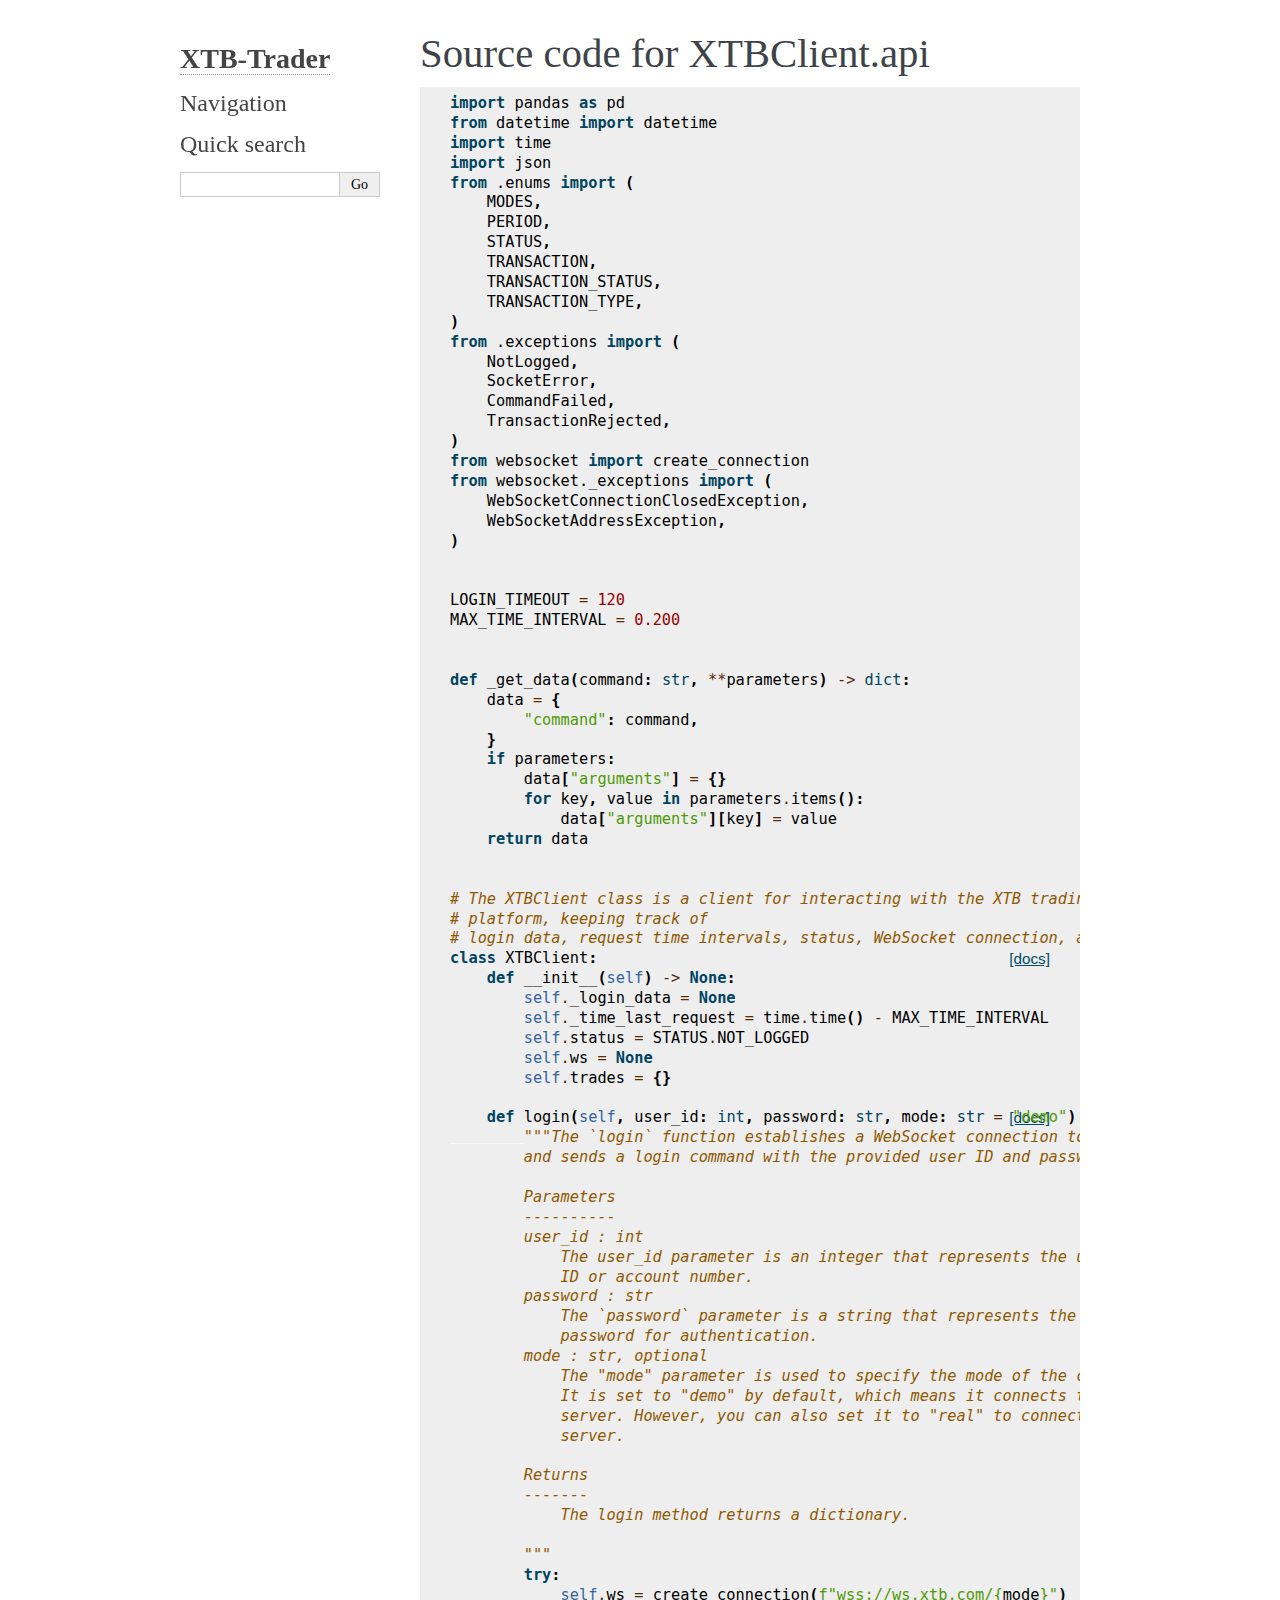
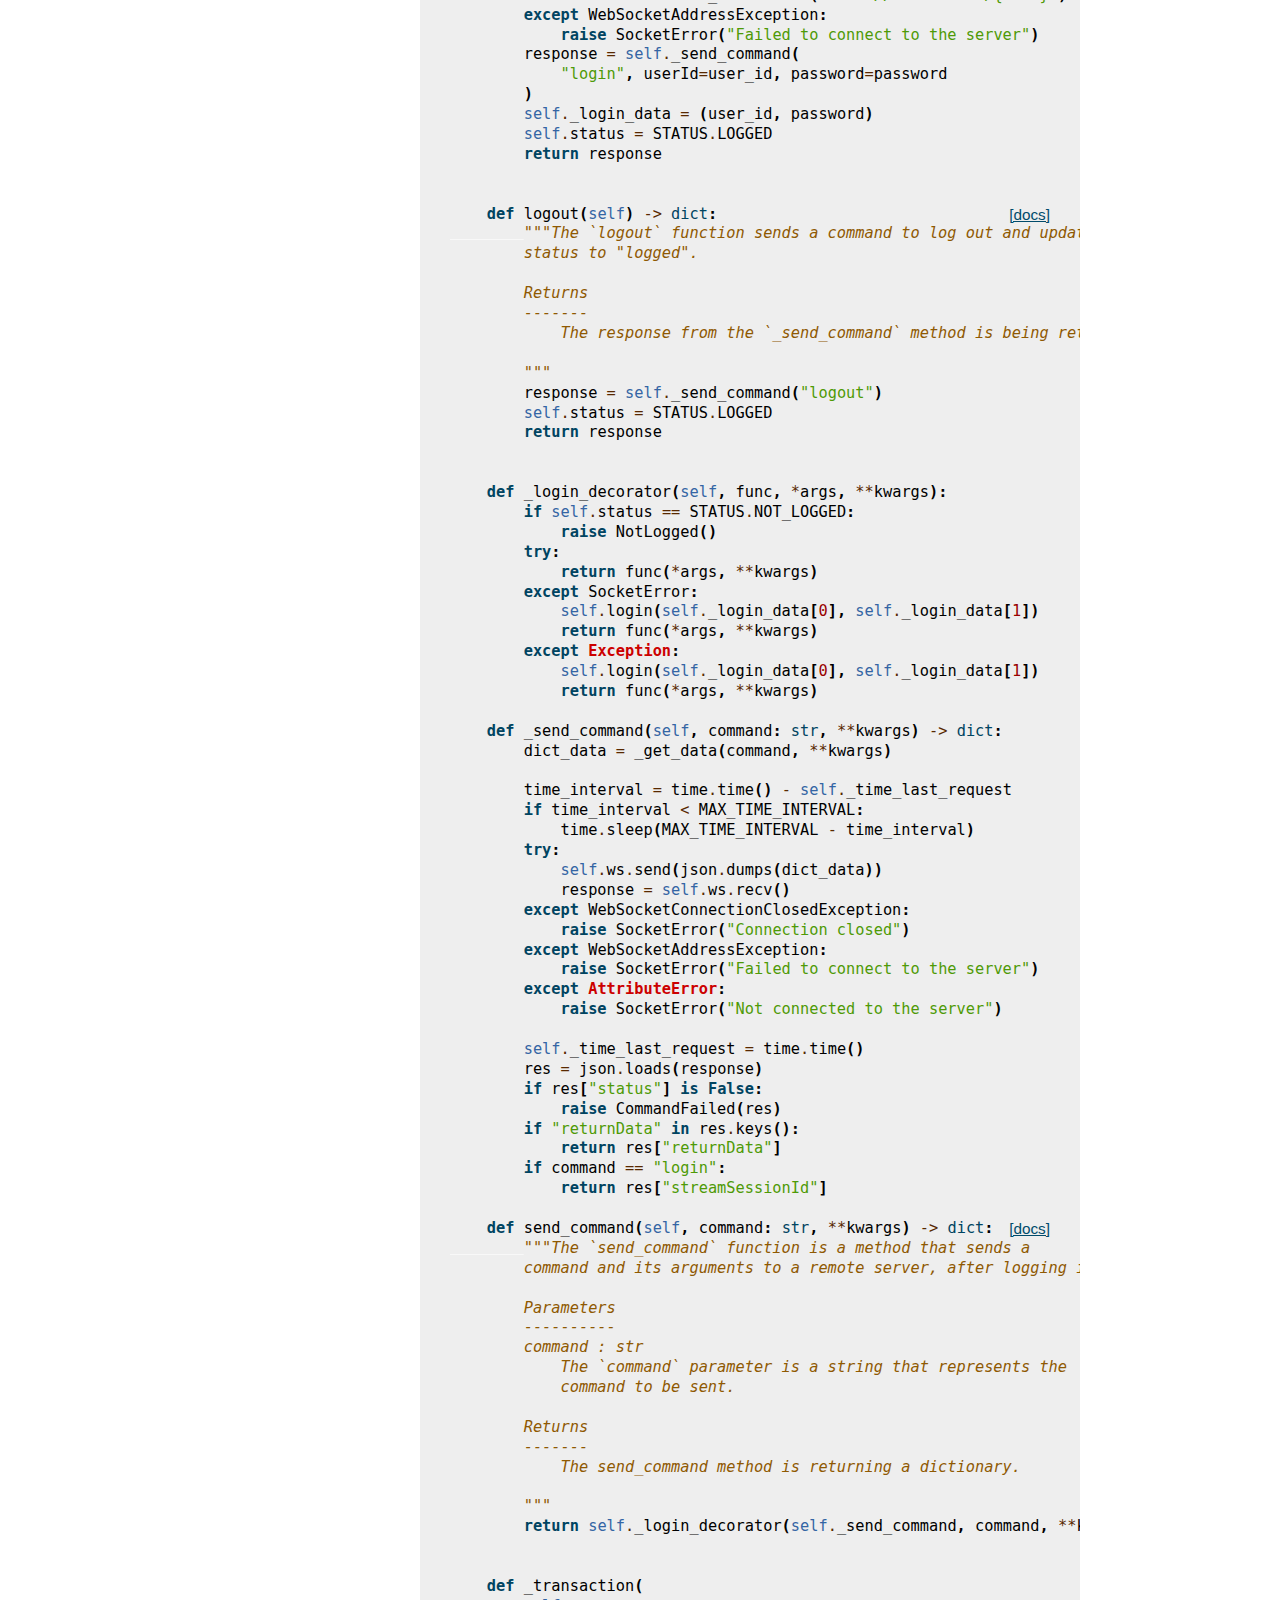
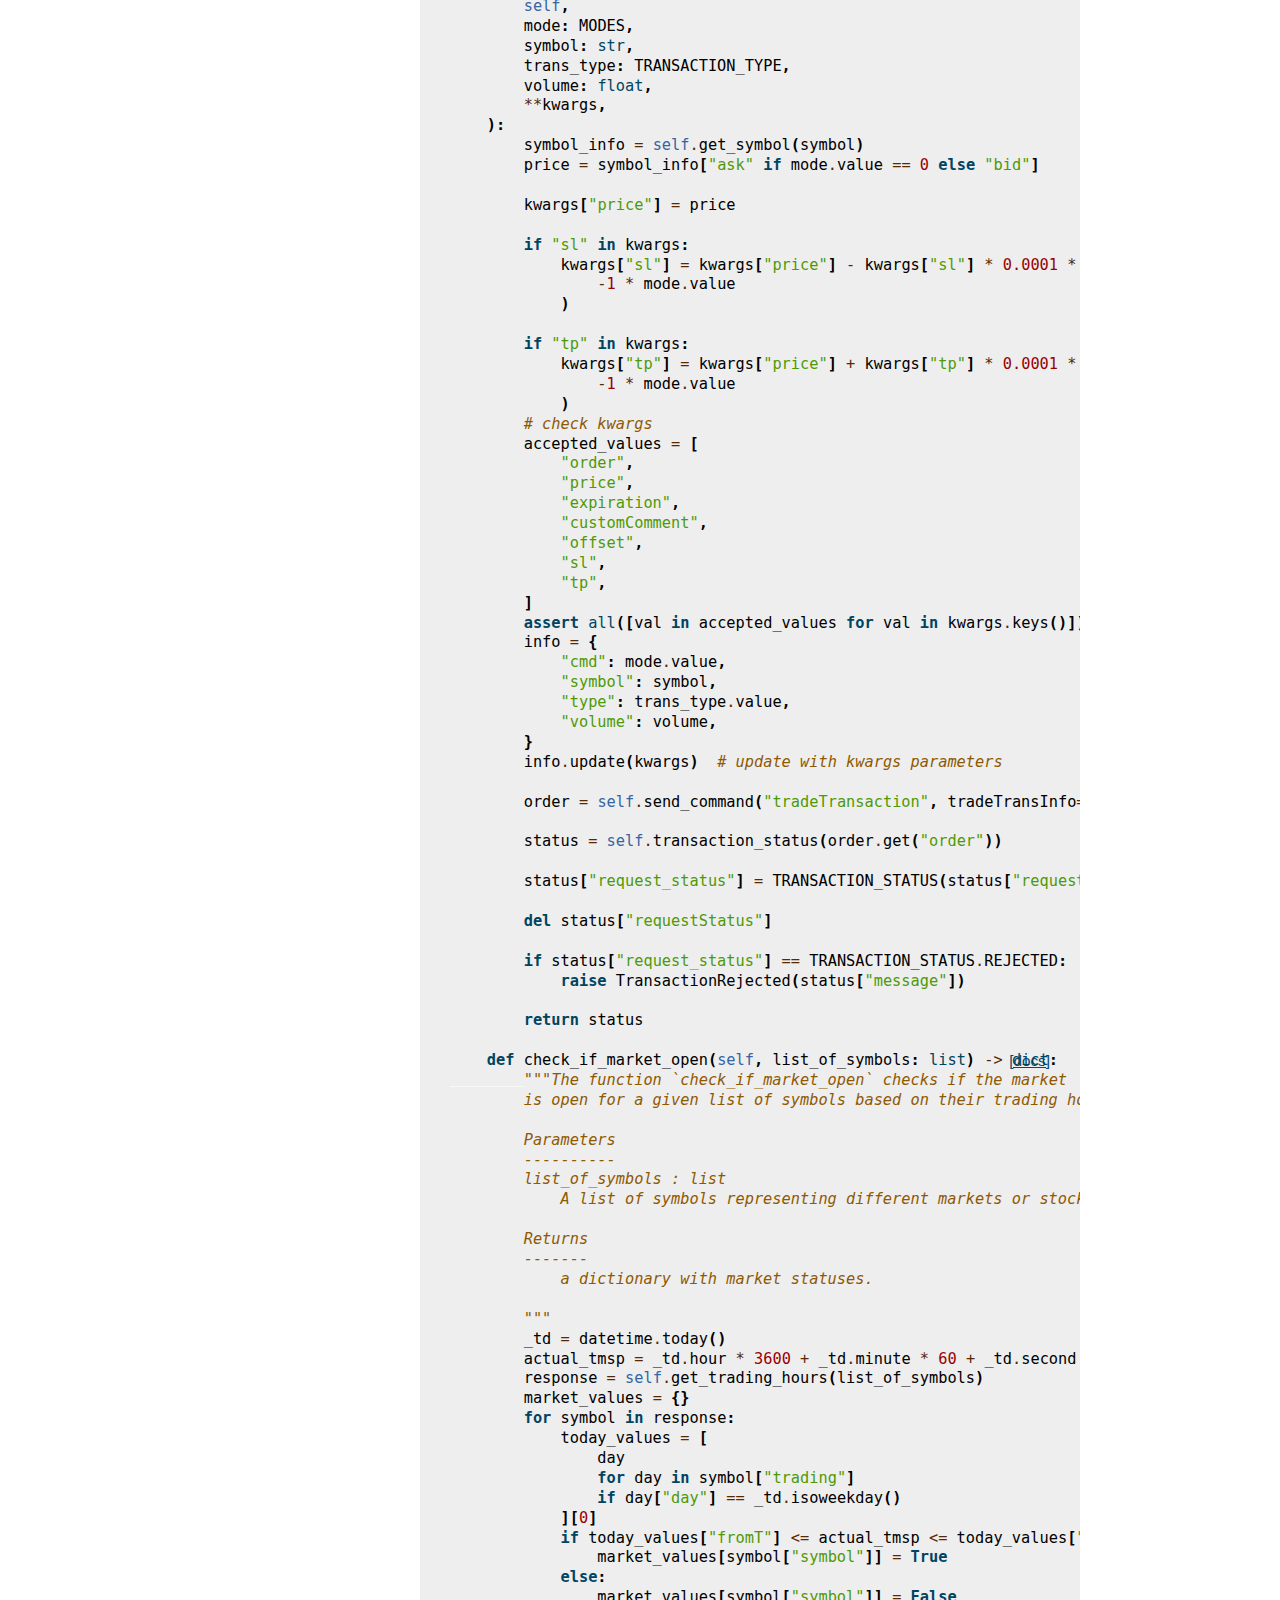
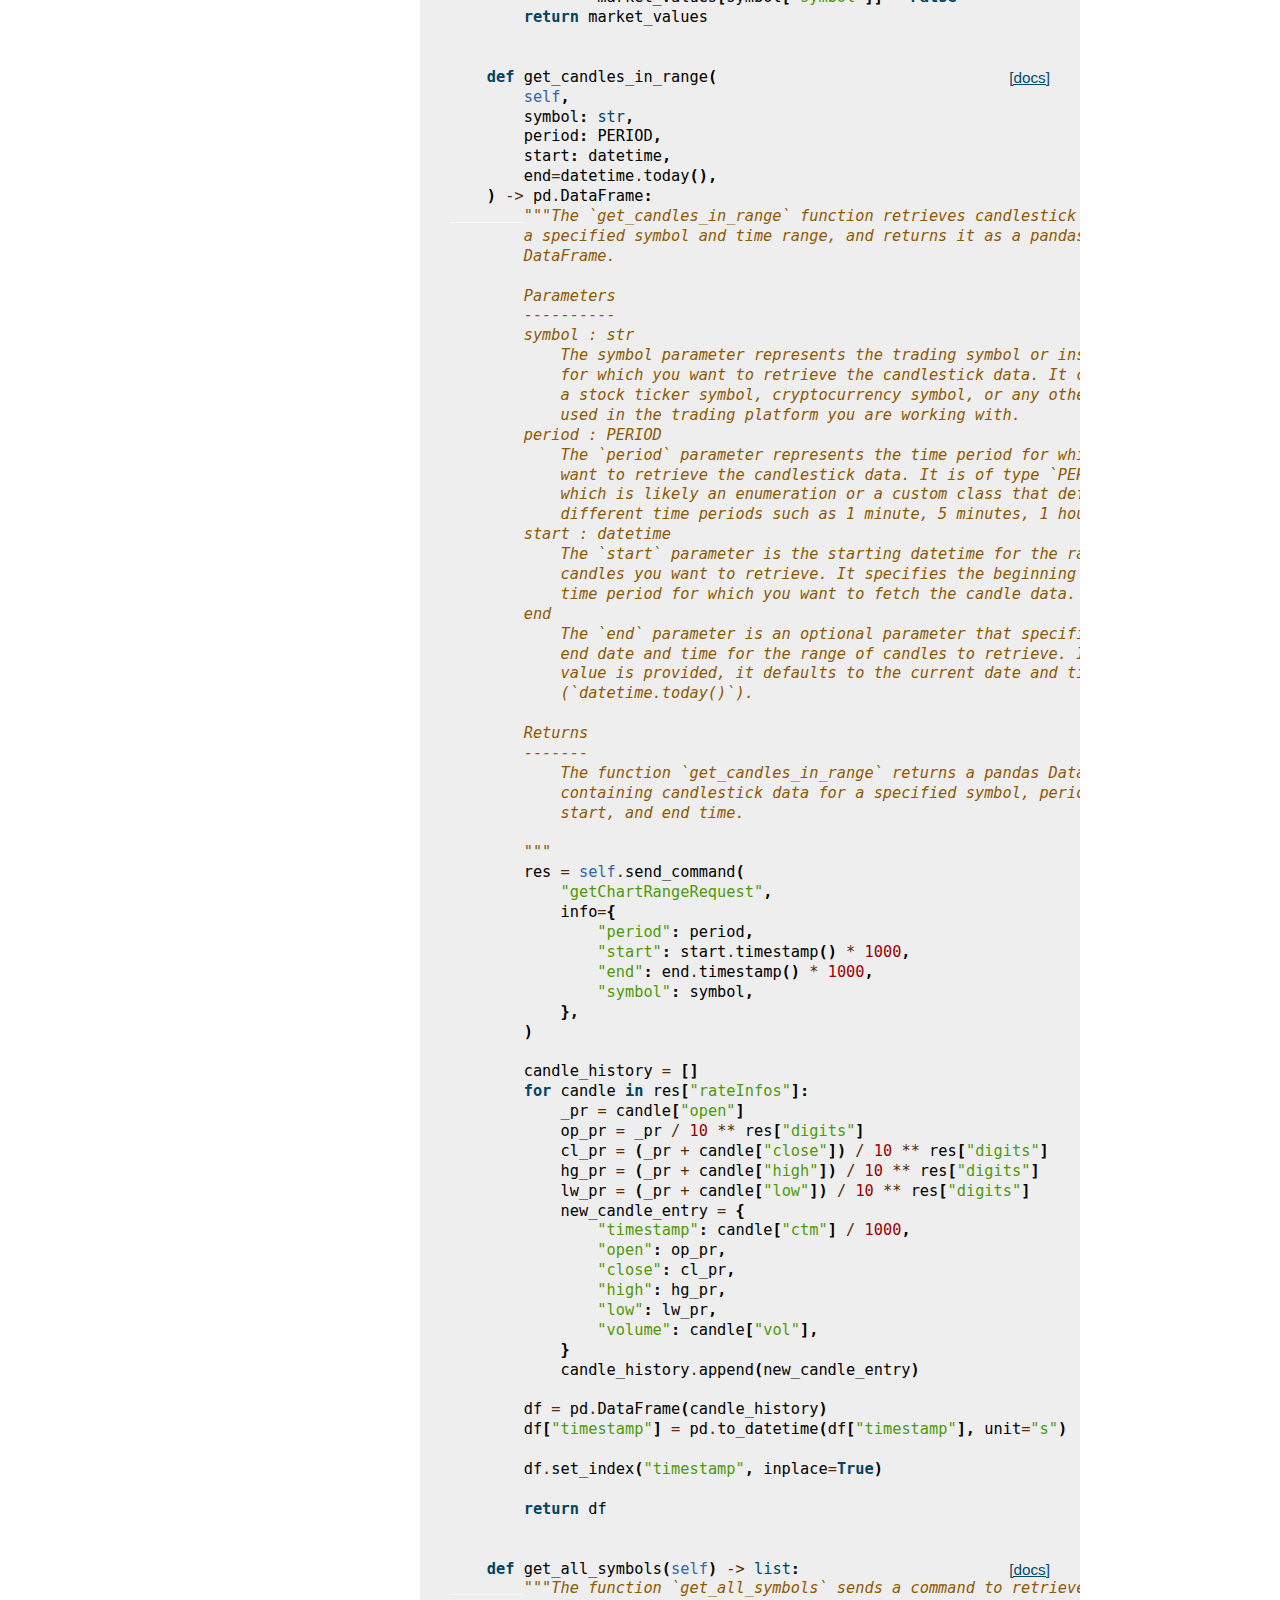
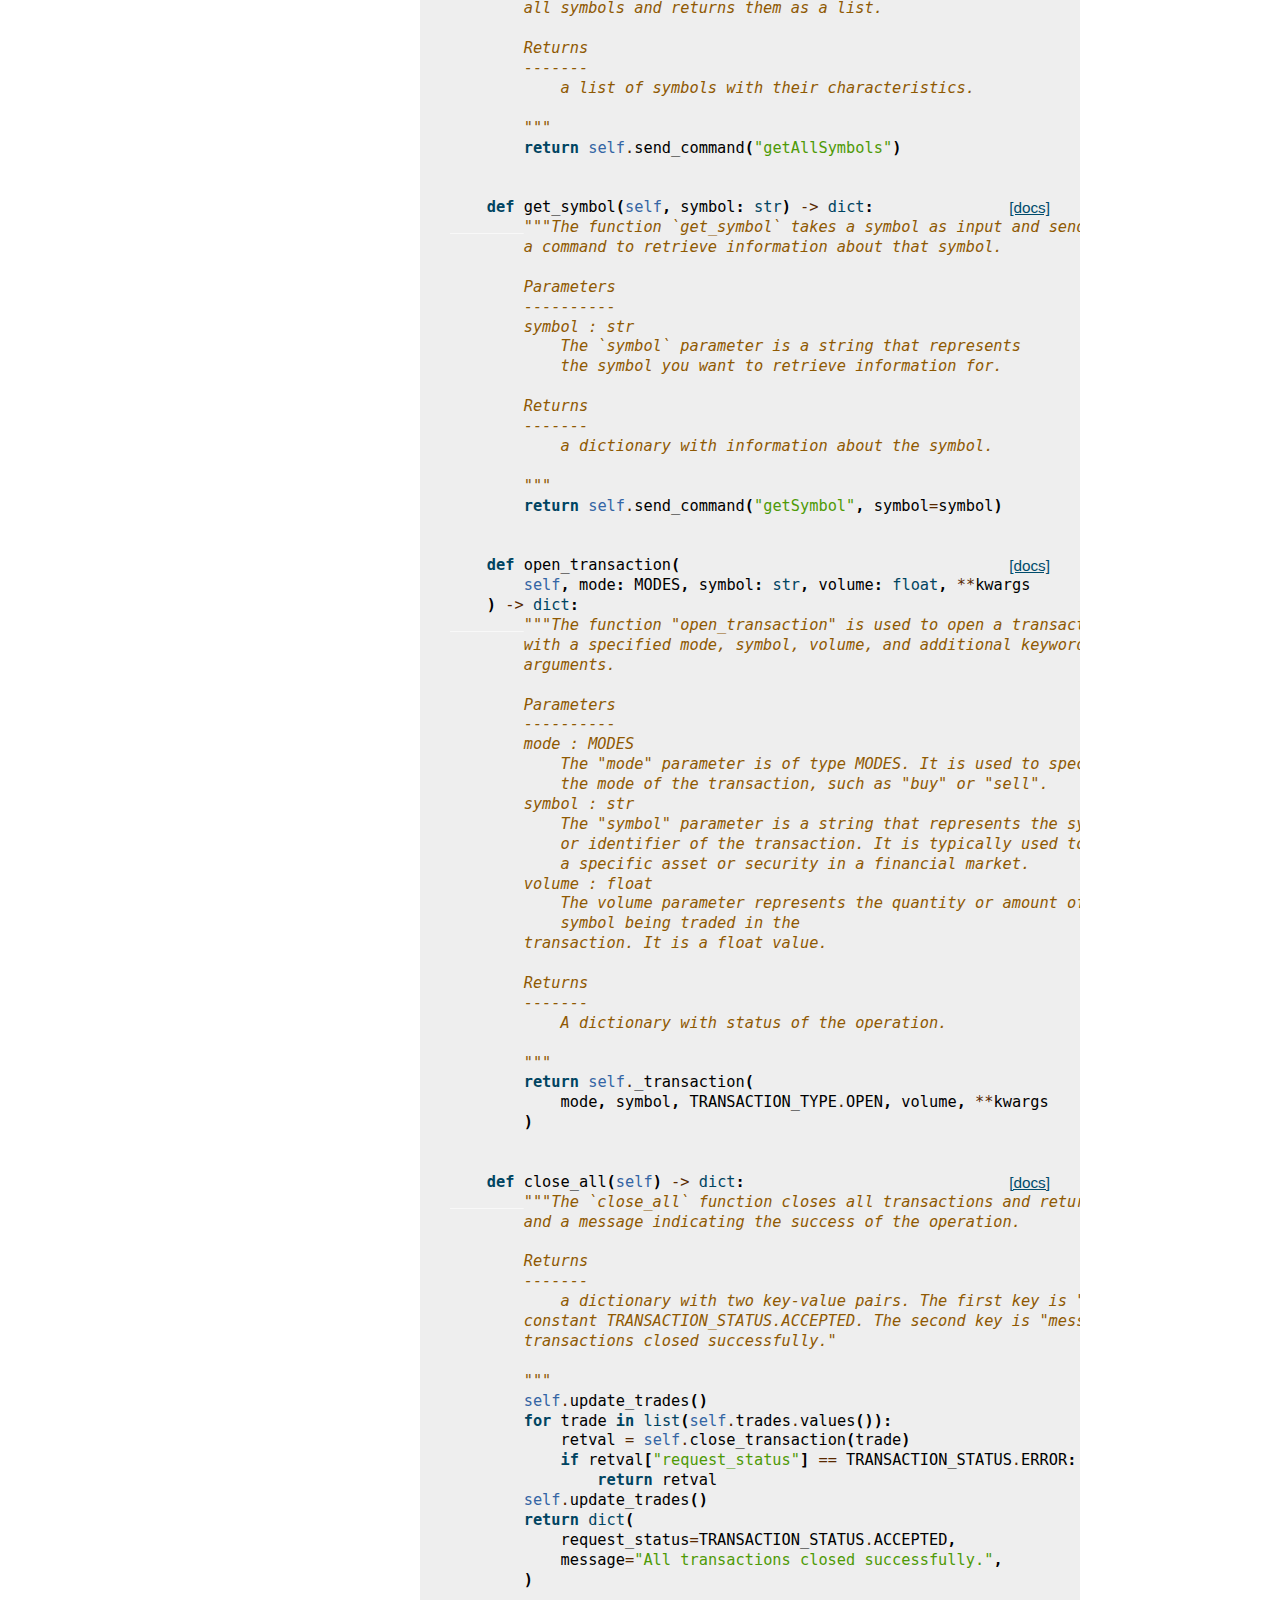
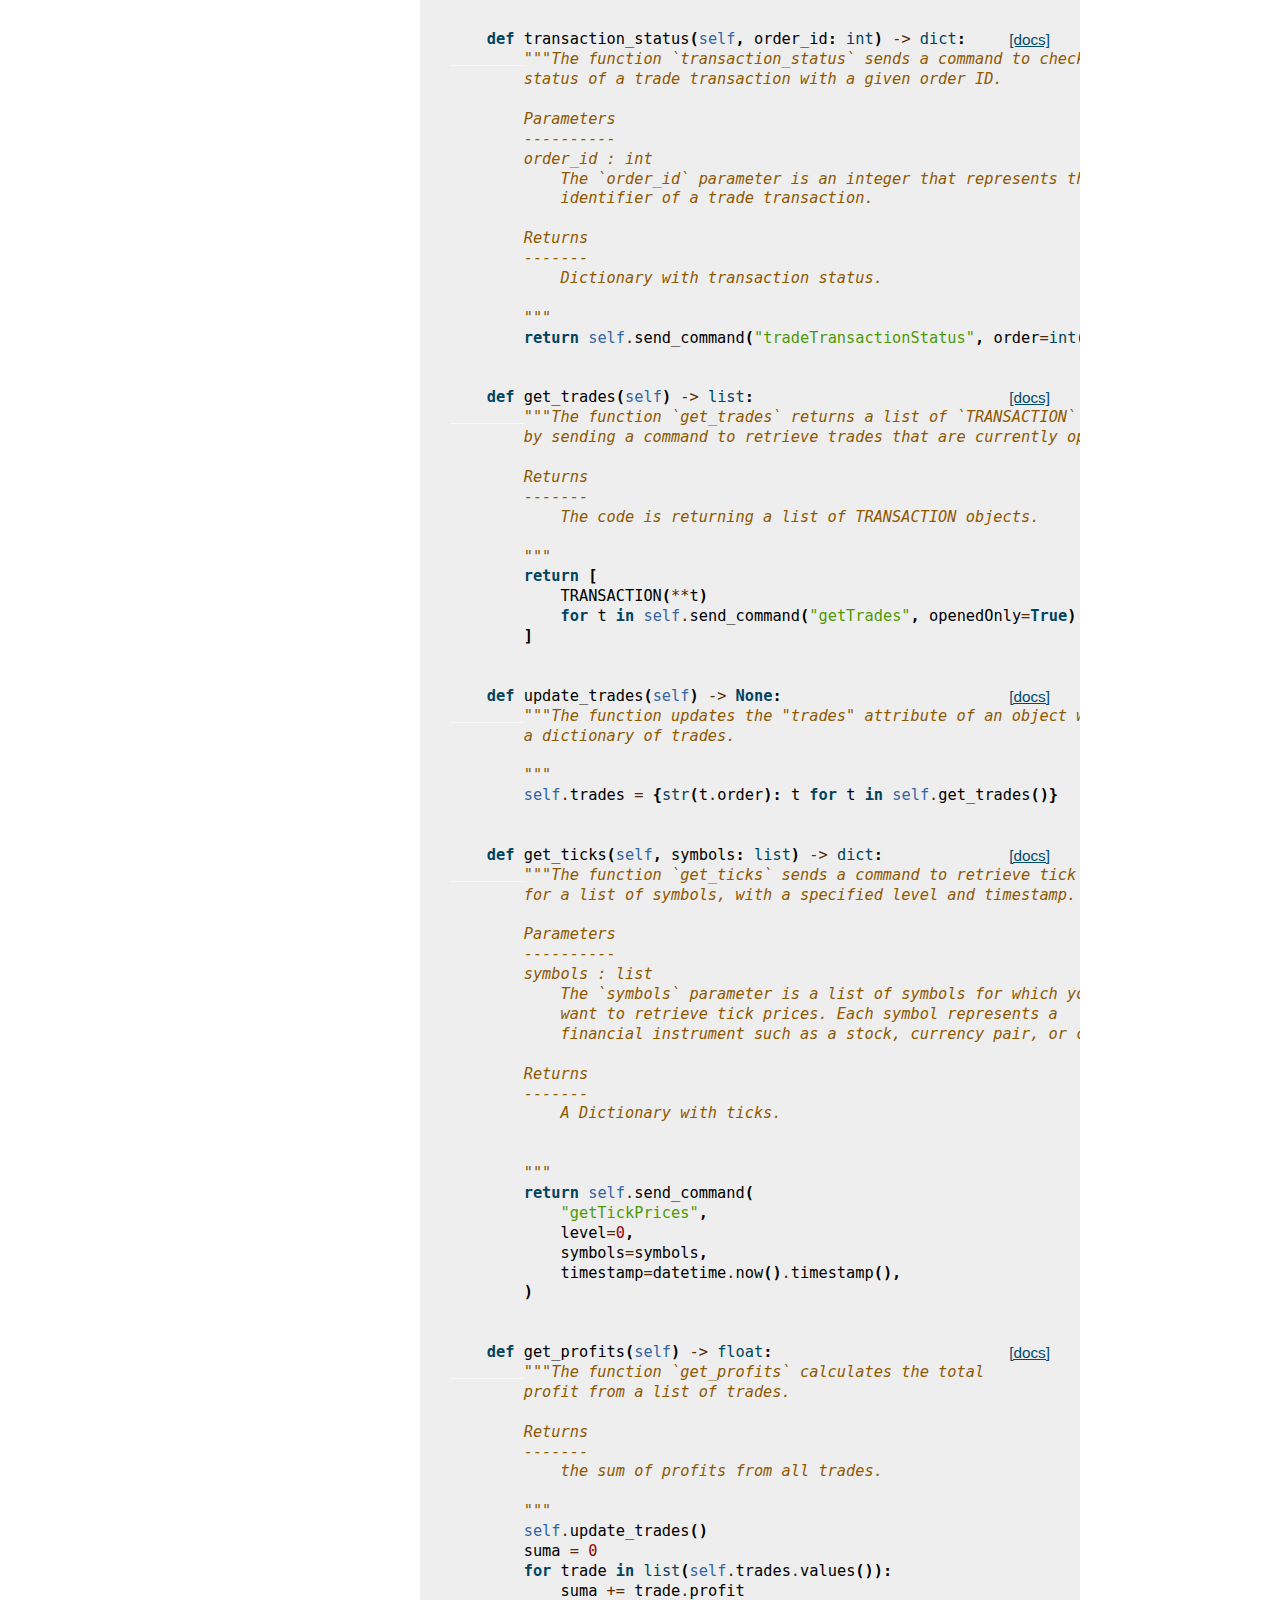
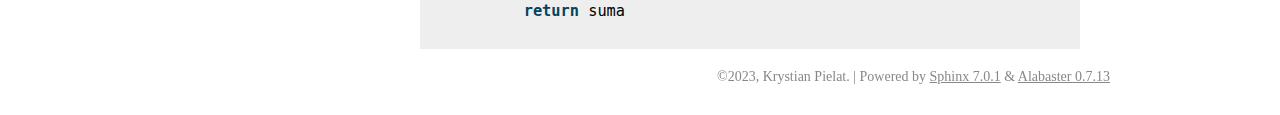
<file: docs/_build/html/_modules/XTBClient/api.html>
<!DOCTYPE html>

<html lang="en">
  <head>
    <meta charset="utf-8" />
    <meta name="viewport" content="width=device-width, initial-scale=1.0" />
    <title>XTBClient.api &#8212; XTB-Trader  documentation</title>
    <link rel="stylesheet" type="text/css" href="../../_static/pygments.css" />
    <link rel="stylesheet" type="text/css" href="../../_static/alabaster.css" />
    <script data-url_root="../../" id="documentation_options" src="../../_static/documentation_options.js"></script>
    <script src="../../_static/doctools.js"></script>
    <script src="../../_static/sphinx_highlight.js"></script>
    <link rel="index" title="Index" href="../../genindex.html" />
    <link rel="search" title="Search" href="../../search.html" />
   
  <link rel="stylesheet" href="../../_static/custom.css" type="text/css" />
  
  
  <meta name="viewport" content="width=device-width, initial-scale=0.9, maximum-scale=0.9" />

  </head><body>
  

    <div class="document">
      <div class="documentwrapper">
        <div class="bodywrapper">
          

          <div class="body" role="main">
            
  <h1>Source code for XTBClient.api</h1><div class="highlight"><pre>
<span></span><span class="kn">import</span> <span class="nn">pandas</span> <span class="k">as</span> <span class="nn">pd</span>
<span class="kn">from</span> <span class="nn">datetime</span> <span class="kn">import</span> <span class="n">datetime</span>
<span class="kn">import</span> <span class="nn">time</span>
<span class="kn">import</span> <span class="nn">json</span>
<span class="kn">from</span> <span class="nn">.enums</span> <span class="kn">import</span> <span class="p">(</span>
    <span class="n">MODES</span><span class="p">,</span>
    <span class="n">PERIOD</span><span class="p">,</span>
    <span class="n">STATUS</span><span class="p">,</span>
    <span class="n">TRANSACTION</span><span class="p">,</span>
    <span class="n">TRANSACTION_STATUS</span><span class="p">,</span>
    <span class="n">TRANSACTION_TYPE</span><span class="p">,</span>
<span class="p">)</span>
<span class="kn">from</span> <span class="nn">.exceptions</span> <span class="kn">import</span> <span class="p">(</span>
    <span class="n">NotLogged</span><span class="p">,</span>
    <span class="n">SocketError</span><span class="p">,</span>
    <span class="n">CommandFailed</span><span class="p">,</span>
    <span class="n">TransactionRejected</span><span class="p">,</span>
<span class="p">)</span>
<span class="kn">from</span> <span class="nn">websocket</span> <span class="kn">import</span> <span class="n">create_connection</span>
<span class="kn">from</span> <span class="nn">websocket._exceptions</span> <span class="kn">import</span> <span class="p">(</span>
    <span class="n">WebSocketConnectionClosedException</span><span class="p">,</span>
    <span class="n">WebSocketAddressException</span><span class="p">,</span>
<span class="p">)</span>


<span class="n">LOGIN_TIMEOUT</span> <span class="o">=</span> <span class="mi">120</span>
<span class="n">MAX_TIME_INTERVAL</span> <span class="o">=</span> <span class="mf">0.200</span>


<span class="k">def</span> <span class="nf">_get_data</span><span class="p">(</span><span class="n">command</span><span class="p">:</span> <span class="nb">str</span><span class="p">,</span> <span class="o">**</span><span class="n">parameters</span><span class="p">)</span> <span class="o">-&gt;</span> <span class="nb">dict</span><span class="p">:</span>
    <span class="n">data</span> <span class="o">=</span> <span class="p">{</span>
        <span class="s2">&quot;command&quot;</span><span class="p">:</span> <span class="n">command</span><span class="p">,</span>
    <span class="p">}</span>
    <span class="k">if</span> <span class="n">parameters</span><span class="p">:</span>
        <span class="n">data</span><span class="p">[</span><span class="s2">&quot;arguments&quot;</span><span class="p">]</span> <span class="o">=</span> <span class="p">{}</span>
        <span class="k">for</span> <span class="n">key</span><span class="p">,</span> <span class="n">value</span> <span class="ow">in</span> <span class="n">parameters</span><span class="o">.</span><span class="n">items</span><span class="p">():</span>
            <span class="n">data</span><span class="p">[</span><span class="s2">&quot;arguments&quot;</span><span class="p">][</span><span class="n">key</span><span class="p">]</span> <span class="o">=</span> <span class="n">value</span>
    <span class="k">return</span> <span class="n">data</span>


<span class="c1"># The XTBClient class is a client for interacting with the XTB trading</span>
<span class="c1"># platform, keeping track of</span>
<span class="c1"># login data, request time intervals, status, WebSocket connection, and trades.</span>
<div class="viewcode-block" id="XTBClient"><a class="viewcode-back" href="../../source/XTBClient.html#XTBClient.api.XTBClient">[docs]</a><span class="k">class</span> <span class="nc">XTBClient</span><span class="p">:</span>
    <span class="k">def</span> <span class="fm">__init__</span><span class="p">(</span><span class="bp">self</span><span class="p">)</span> <span class="o">-&gt;</span> <span class="kc">None</span><span class="p">:</span>
        <span class="bp">self</span><span class="o">.</span><span class="n">_login_data</span> <span class="o">=</span> <span class="kc">None</span>
        <span class="bp">self</span><span class="o">.</span><span class="n">_time_last_request</span> <span class="o">=</span> <span class="n">time</span><span class="o">.</span><span class="n">time</span><span class="p">()</span> <span class="o">-</span> <span class="n">MAX_TIME_INTERVAL</span>
        <span class="bp">self</span><span class="o">.</span><span class="n">status</span> <span class="o">=</span> <span class="n">STATUS</span><span class="o">.</span><span class="n">NOT_LOGGED</span>
        <span class="bp">self</span><span class="o">.</span><span class="n">ws</span> <span class="o">=</span> <span class="kc">None</span>
        <span class="bp">self</span><span class="o">.</span><span class="n">trades</span> <span class="o">=</span> <span class="p">{}</span>

<div class="viewcode-block" id="XTBClient.login"><a class="viewcode-back" href="../../source/XTBClient.html#XTBClient.api.XTBClient.login">[docs]</a>    <span class="k">def</span> <span class="nf">login</span><span class="p">(</span><span class="bp">self</span><span class="p">,</span> <span class="n">user_id</span><span class="p">:</span> <span class="nb">int</span><span class="p">,</span> <span class="n">password</span><span class="p">:</span> <span class="nb">str</span><span class="p">,</span> <span class="n">mode</span><span class="p">:</span> <span class="nb">str</span> <span class="o">=</span> <span class="s2">&quot;demo&quot;</span><span class="p">)</span> <span class="o">-&gt;</span> <span class="nb">dict</span><span class="p">:</span>
<span class="w">        </span><span class="sd">&quot;&quot;&quot;The `login` function establishes a WebSocket connection to a server</span>
<span class="sd">        and sends a login command with the provided user ID and password.</span>

<span class="sd">        Parameters</span>
<span class="sd">        ----------</span>
<span class="sd">        user_id : int</span>
<span class="sd">            The user_id parameter is an integer that represents the user&#39;s</span>
<span class="sd">            ID or account number.</span>
<span class="sd">        password : str</span>
<span class="sd">            The `password` parameter is a string that represents the user&#39;s</span>
<span class="sd">            password for authentication.</span>
<span class="sd">        mode : str, optional</span>
<span class="sd">            The &quot;mode&quot; parameter is used to specify the mode of the connection.</span>
<span class="sd">            It is set to &quot;demo&quot; by default, which means it connects to a demo</span>
<span class="sd">            server. However, you can also set it to &quot;real&quot; to connect to a real</span>
<span class="sd">            server.</span>

<span class="sd">        Returns</span>
<span class="sd">        -------</span>
<span class="sd">            The login method returns a dictionary.</span>

<span class="sd">        &quot;&quot;&quot;</span>
        <span class="k">try</span><span class="p">:</span>
            <span class="bp">self</span><span class="o">.</span><span class="n">ws</span> <span class="o">=</span> <span class="n">create_connection</span><span class="p">(</span><span class="sa">f</span><span class="s2">&quot;wss://ws.xtb.com/</span><span class="si">{</span><span class="n">mode</span><span class="si">}</span><span class="s2">&quot;</span><span class="p">)</span>
        <span class="k">except</span> <span class="n">WebSocketAddressException</span><span class="p">:</span>
            <span class="k">raise</span> <span class="n">SocketError</span><span class="p">(</span><span class="s2">&quot;Failed to connect to the server&quot;</span><span class="p">)</span>
        <span class="n">response</span> <span class="o">=</span> <span class="bp">self</span><span class="o">.</span><span class="n">_send_command</span><span class="p">(</span>
            <span class="s2">&quot;login&quot;</span><span class="p">,</span> <span class="n">userId</span><span class="o">=</span><span class="n">user_id</span><span class="p">,</span> <span class="n">password</span><span class="o">=</span><span class="n">password</span>
        <span class="p">)</span>
        <span class="bp">self</span><span class="o">.</span><span class="n">_login_data</span> <span class="o">=</span> <span class="p">(</span><span class="n">user_id</span><span class="p">,</span> <span class="n">password</span><span class="p">)</span>
        <span class="bp">self</span><span class="o">.</span><span class="n">status</span> <span class="o">=</span> <span class="n">STATUS</span><span class="o">.</span><span class="n">LOGGED</span>
        <span class="k">return</span> <span class="n">response</span></div>

<div class="viewcode-block" id="XTBClient.logout"><a class="viewcode-back" href="../../source/XTBClient.html#XTBClient.api.XTBClient.logout">[docs]</a>    <span class="k">def</span> <span class="nf">logout</span><span class="p">(</span><span class="bp">self</span><span class="p">)</span> <span class="o">-&gt;</span> <span class="nb">dict</span><span class="p">:</span>
<span class="w">        </span><span class="sd">&quot;&quot;&quot;The `logout` function sends a command to log out and updates the</span>
<span class="sd">        status to &quot;logged&quot;.</span>

<span class="sd">        Returns</span>
<span class="sd">        -------</span>
<span class="sd">            The response from the `_send_command` method is being returned.</span>

<span class="sd">        &quot;&quot;&quot;</span>
        <span class="n">response</span> <span class="o">=</span> <span class="bp">self</span><span class="o">.</span><span class="n">_send_command</span><span class="p">(</span><span class="s2">&quot;logout&quot;</span><span class="p">)</span>
        <span class="bp">self</span><span class="o">.</span><span class="n">status</span> <span class="o">=</span> <span class="n">STATUS</span><span class="o">.</span><span class="n">LOGGED</span>
        <span class="k">return</span> <span class="n">response</span></div>

    <span class="k">def</span> <span class="nf">_login_decorator</span><span class="p">(</span><span class="bp">self</span><span class="p">,</span> <span class="n">func</span><span class="p">,</span> <span class="o">*</span><span class="n">args</span><span class="p">,</span> <span class="o">**</span><span class="n">kwargs</span><span class="p">):</span>
        <span class="k">if</span> <span class="bp">self</span><span class="o">.</span><span class="n">status</span> <span class="o">==</span> <span class="n">STATUS</span><span class="o">.</span><span class="n">NOT_LOGGED</span><span class="p">:</span>
            <span class="k">raise</span> <span class="n">NotLogged</span><span class="p">()</span>
        <span class="k">try</span><span class="p">:</span>
            <span class="k">return</span> <span class="n">func</span><span class="p">(</span><span class="o">*</span><span class="n">args</span><span class="p">,</span> <span class="o">**</span><span class="n">kwargs</span><span class="p">)</span>
        <span class="k">except</span> <span class="n">SocketError</span><span class="p">:</span>
            <span class="bp">self</span><span class="o">.</span><span class="n">login</span><span class="p">(</span><span class="bp">self</span><span class="o">.</span><span class="n">_login_data</span><span class="p">[</span><span class="mi">0</span><span class="p">],</span> <span class="bp">self</span><span class="o">.</span><span class="n">_login_data</span><span class="p">[</span><span class="mi">1</span><span class="p">])</span>
            <span class="k">return</span> <span class="n">func</span><span class="p">(</span><span class="o">*</span><span class="n">args</span><span class="p">,</span> <span class="o">**</span><span class="n">kwargs</span><span class="p">)</span>
        <span class="k">except</span> <span class="ne">Exception</span><span class="p">:</span>
            <span class="bp">self</span><span class="o">.</span><span class="n">login</span><span class="p">(</span><span class="bp">self</span><span class="o">.</span><span class="n">_login_data</span><span class="p">[</span><span class="mi">0</span><span class="p">],</span> <span class="bp">self</span><span class="o">.</span><span class="n">_login_data</span><span class="p">[</span><span class="mi">1</span><span class="p">])</span>
            <span class="k">return</span> <span class="n">func</span><span class="p">(</span><span class="o">*</span><span class="n">args</span><span class="p">,</span> <span class="o">**</span><span class="n">kwargs</span><span class="p">)</span>

    <span class="k">def</span> <span class="nf">_send_command</span><span class="p">(</span><span class="bp">self</span><span class="p">,</span> <span class="n">command</span><span class="p">:</span> <span class="nb">str</span><span class="p">,</span> <span class="o">**</span><span class="n">kwargs</span><span class="p">)</span> <span class="o">-&gt;</span> <span class="nb">dict</span><span class="p">:</span>
        <span class="n">dict_data</span> <span class="o">=</span> <span class="n">_get_data</span><span class="p">(</span><span class="n">command</span><span class="p">,</span> <span class="o">**</span><span class="n">kwargs</span><span class="p">)</span>

        <span class="n">time_interval</span> <span class="o">=</span> <span class="n">time</span><span class="o">.</span><span class="n">time</span><span class="p">()</span> <span class="o">-</span> <span class="bp">self</span><span class="o">.</span><span class="n">_time_last_request</span>
        <span class="k">if</span> <span class="n">time_interval</span> <span class="o">&lt;</span> <span class="n">MAX_TIME_INTERVAL</span><span class="p">:</span>
            <span class="n">time</span><span class="o">.</span><span class="n">sleep</span><span class="p">(</span><span class="n">MAX_TIME_INTERVAL</span> <span class="o">-</span> <span class="n">time_interval</span><span class="p">)</span>
        <span class="k">try</span><span class="p">:</span>
            <span class="bp">self</span><span class="o">.</span><span class="n">ws</span><span class="o">.</span><span class="n">send</span><span class="p">(</span><span class="n">json</span><span class="o">.</span><span class="n">dumps</span><span class="p">(</span><span class="n">dict_data</span><span class="p">))</span>
            <span class="n">response</span> <span class="o">=</span> <span class="bp">self</span><span class="o">.</span><span class="n">ws</span><span class="o">.</span><span class="n">recv</span><span class="p">()</span>
        <span class="k">except</span> <span class="n">WebSocketConnectionClosedException</span><span class="p">:</span>
            <span class="k">raise</span> <span class="n">SocketError</span><span class="p">(</span><span class="s2">&quot;Connection closed&quot;</span><span class="p">)</span>
        <span class="k">except</span> <span class="n">WebSocketAddressException</span><span class="p">:</span>
            <span class="k">raise</span> <span class="n">SocketError</span><span class="p">(</span><span class="s2">&quot;Failed to connect to the server&quot;</span><span class="p">)</span>
        <span class="k">except</span> <span class="ne">AttributeError</span><span class="p">:</span>
            <span class="k">raise</span> <span class="n">SocketError</span><span class="p">(</span><span class="s2">&quot;Not connected to the server&quot;</span><span class="p">)</span>

        <span class="bp">self</span><span class="o">.</span><span class="n">_time_last_request</span> <span class="o">=</span> <span class="n">time</span><span class="o">.</span><span class="n">time</span><span class="p">()</span>
        <span class="n">res</span> <span class="o">=</span> <span class="n">json</span><span class="o">.</span><span class="n">loads</span><span class="p">(</span><span class="n">response</span><span class="p">)</span>
        <span class="k">if</span> <span class="n">res</span><span class="p">[</span><span class="s2">&quot;status&quot;</span><span class="p">]</span> <span class="ow">is</span> <span class="kc">False</span><span class="p">:</span>
            <span class="k">raise</span> <span class="n">CommandFailed</span><span class="p">(</span><span class="n">res</span><span class="p">)</span>
        <span class="k">if</span> <span class="s2">&quot;returnData&quot;</span> <span class="ow">in</span> <span class="n">res</span><span class="o">.</span><span class="n">keys</span><span class="p">():</span>
            <span class="k">return</span> <span class="n">res</span><span class="p">[</span><span class="s2">&quot;returnData&quot;</span><span class="p">]</span>
        <span class="k">if</span> <span class="n">command</span> <span class="o">==</span> <span class="s2">&quot;login&quot;</span><span class="p">:</span>
            <span class="k">return</span> <span class="n">res</span><span class="p">[</span><span class="s2">&quot;streamSessionId&quot;</span><span class="p">]</span>

<div class="viewcode-block" id="XTBClient.send_command"><a class="viewcode-back" href="../../source/XTBClient.html#XTBClient.api.XTBClient.send_command">[docs]</a>    <span class="k">def</span> <span class="nf">send_command</span><span class="p">(</span><span class="bp">self</span><span class="p">,</span> <span class="n">command</span><span class="p">:</span> <span class="nb">str</span><span class="p">,</span> <span class="o">**</span><span class="n">kwargs</span><span class="p">)</span> <span class="o">-&gt;</span> <span class="nb">dict</span><span class="p">:</span>
<span class="w">        </span><span class="sd">&quot;&quot;&quot;The `send_command` function is a method that sends a</span>
<span class="sd">        command and its arguments to a remote server, after logging in.</span>

<span class="sd">        Parameters</span>
<span class="sd">        ----------</span>
<span class="sd">        command : str</span>
<span class="sd">            The `command` parameter is a string that represents the</span>
<span class="sd">            command to be sent.</span>

<span class="sd">        Returns</span>
<span class="sd">        -------</span>
<span class="sd">            The send_command method is returning a dictionary.</span>

<span class="sd">        &quot;&quot;&quot;</span>
        <span class="k">return</span> <span class="bp">self</span><span class="o">.</span><span class="n">_login_decorator</span><span class="p">(</span><span class="bp">self</span><span class="o">.</span><span class="n">_send_command</span><span class="p">,</span> <span class="n">command</span><span class="p">,</span> <span class="o">**</span><span class="n">kwargs</span><span class="p">)</span></div>

    <span class="k">def</span> <span class="nf">_transaction</span><span class="p">(</span>
        <span class="bp">self</span><span class="p">,</span>
        <span class="n">mode</span><span class="p">:</span> <span class="n">MODES</span><span class="p">,</span>
        <span class="n">symbol</span><span class="p">:</span> <span class="nb">str</span><span class="p">,</span>
        <span class="n">trans_type</span><span class="p">:</span> <span class="n">TRANSACTION_TYPE</span><span class="p">,</span>
        <span class="n">volume</span><span class="p">:</span> <span class="nb">float</span><span class="p">,</span>
        <span class="o">**</span><span class="n">kwargs</span><span class="p">,</span>
    <span class="p">):</span>
        <span class="n">symbol_info</span> <span class="o">=</span> <span class="bp">self</span><span class="o">.</span><span class="n">get_symbol</span><span class="p">(</span><span class="n">symbol</span><span class="p">)</span>
        <span class="n">price</span> <span class="o">=</span> <span class="n">symbol_info</span><span class="p">[</span><span class="s2">&quot;ask&quot;</span> <span class="k">if</span> <span class="n">mode</span><span class="o">.</span><span class="n">value</span> <span class="o">==</span> <span class="mi">0</span> <span class="k">else</span> <span class="s2">&quot;bid&quot;</span><span class="p">]</span>

        <span class="n">kwargs</span><span class="p">[</span><span class="s2">&quot;price&quot;</span><span class="p">]</span> <span class="o">=</span> <span class="n">price</span>

        <span class="k">if</span> <span class="s2">&quot;sl&quot;</span> <span class="ow">in</span> <span class="n">kwargs</span><span class="p">:</span>
            <span class="n">kwargs</span><span class="p">[</span><span class="s2">&quot;sl&quot;</span><span class="p">]</span> <span class="o">=</span> <span class="n">kwargs</span><span class="p">[</span><span class="s2">&quot;price&quot;</span><span class="p">]</span> <span class="o">-</span> <span class="n">kwargs</span><span class="p">[</span><span class="s2">&quot;sl&quot;</span><span class="p">]</span> <span class="o">*</span> <span class="mf">0.0001</span> <span class="o">*</span> <span class="p">(</span>
                <span class="o">-</span><span class="mi">1</span> <span class="o">*</span> <span class="n">mode</span><span class="o">.</span><span class="n">value</span>
            <span class="p">)</span>

        <span class="k">if</span> <span class="s2">&quot;tp&quot;</span> <span class="ow">in</span> <span class="n">kwargs</span><span class="p">:</span>
            <span class="n">kwargs</span><span class="p">[</span><span class="s2">&quot;tp&quot;</span><span class="p">]</span> <span class="o">=</span> <span class="n">kwargs</span><span class="p">[</span><span class="s2">&quot;price&quot;</span><span class="p">]</span> <span class="o">+</span> <span class="n">kwargs</span><span class="p">[</span><span class="s2">&quot;tp&quot;</span><span class="p">]</span> <span class="o">*</span> <span class="mf">0.0001</span> <span class="o">*</span> <span class="p">(</span>
                <span class="o">-</span><span class="mi">1</span> <span class="o">*</span> <span class="n">mode</span><span class="o">.</span><span class="n">value</span>
            <span class="p">)</span>
        <span class="c1"># check kwargs</span>
        <span class="n">accepted_values</span> <span class="o">=</span> <span class="p">[</span>
            <span class="s2">&quot;order&quot;</span><span class="p">,</span>
            <span class="s2">&quot;price&quot;</span><span class="p">,</span>
            <span class="s2">&quot;expiration&quot;</span><span class="p">,</span>
            <span class="s2">&quot;customComment&quot;</span><span class="p">,</span>
            <span class="s2">&quot;offset&quot;</span><span class="p">,</span>
            <span class="s2">&quot;sl&quot;</span><span class="p">,</span>
            <span class="s2">&quot;tp&quot;</span><span class="p">,</span>
        <span class="p">]</span>
        <span class="k">assert</span> <span class="nb">all</span><span class="p">([</span><span class="n">val</span> <span class="ow">in</span> <span class="n">accepted_values</span> <span class="k">for</span> <span class="n">val</span> <span class="ow">in</span> <span class="n">kwargs</span><span class="o">.</span><span class="n">keys</span><span class="p">()])</span>
        <span class="n">info</span> <span class="o">=</span> <span class="p">{</span>
            <span class="s2">&quot;cmd&quot;</span><span class="p">:</span> <span class="n">mode</span><span class="o">.</span><span class="n">value</span><span class="p">,</span>
            <span class="s2">&quot;symbol&quot;</span><span class="p">:</span> <span class="n">symbol</span><span class="p">,</span>
            <span class="s2">&quot;type&quot;</span><span class="p">:</span> <span class="n">trans_type</span><span class="o">.</span><span class="n">value</span><span class="p">,</span>
            <span class="s2">&quot;volume&quot;</span><span class="p">:</span> <span class="n">volume</span><span class="p">,</span>
        <span class="p">}</span>
        <span class="n">info</span><span class="o">.</span><span class="n">update</span><span class="p">(</span><span class="n">kwargs</span><span class="p">)</span>  <span class="c1"># update with kwargs parameters</span>

        <span class="n">order</span> <span class="o">=</span> <span class="bp">self</span><span class="o">.</span><span class="n">send_command</span><span class="p">(</span><span class="s2">&quot;tradeTransaction&quot;</span><span class="p">,</span> <span class="n">tradeTransInfo</span><span class="o">=</span><span class="n">info</span><span class="p">)</span>

        <span class="n">status</span> <span class="o">=</span> <span class="bp">self</span><span class="o">.</span><span class="n">transaction_status</span><span class="p">(</span><span class="n">order</span><span class="o">.</span><span class="n">get</span><span class="p">(</span><span class="s2">&quot;order&quot;</span><span class="p">))</span>

        <span class="n">status</span><span class="p">[</span><span class="s2">&quot;request_status&quot;</span><span class="p">]</span> <span class="o">=</span> <span class="n">TRANSACTION_STATUS</span><span class="p">(</span><span class="n">status</span><span class="p">[</span><span class="s2">&quot;requestStatus&quot;</span><span class="p">])</span>

        <span class="k">del</span> <span class="n">status</span><span class="p">[</span><span class="s2">&quot;requestStatus&quot;</span><span class="p">]</span>

        <span class="k">if</span> <span class="n">status</span><span class="p">[</span><span class="s2">&quot;request_status&quot;</span><span class="p">]</span> <span class="o">==</span> <span class="n">TRANSACTION_STATUS</span><span class="o">.</span><span class="n">REJECTED</span><span class="p">:</span>
            <span class="k">raise</span> <span class="n">TransactionRejected</span><span class="p">(</span><span class="n">status</span><span class="p">[</span><span class="s2">&quot;message&quot;</span><span class="p">])</span>

        <span class="k">return</span> <span class="n">status</span>

<div class="viewcode-block" id="XTBClient.check_if_market_open"><a class="viewcode-back" href="../../source/XTBClient.html#XTBClient.api.XTBClient.check_if_market_open">[docs]</a>    <span class="k">def</span> <span class="nf">check_if_market_open</span><span class="p">(</span><span class="bp">self</span><span class="p">,</span> <span class="n">list_of_symbols</span><span class="p">:</span> <span class="nb">list</span><span class="p">)</span> <span class="o">-&gt;</span> <span class="nb">dict</span><span class="p">:</span>
<span class="w">        </span><span class="sd">&quot;&quot;&quot;The function `check_if_market_open` checks if the market</span>
<span class="sd">        is open for a given list of symbols based on their trading hours.</span>

<span class="sd">        Parameters</span>
<span class="sd">        ----------</span>
<span class="sd">        list_of_symbols : list</span>
<span class="sd">            A list of symbols representing different markets or stocks.</span>

<span class="sd">        Returns</span>
<span class="sd">        -------</span>
<span class="sd">            a dictionary with market statuses.</span>

<span class="sd">        &quot;&quot;&quot;</span>
        <span class="n">_td</span> <span class="o">=</span> <span class="n">datetime</span><span class="o">.</span><span class="n">today</span><span class="p">()</span>
        <span class="n">actual_tmsp</span> <span class="o">=</span> <span class="n">_td</span><span class="o">.</span><span class="n">hour</span> <span class="o">*</span> <span class="mi">3600</span> <span class="o">+</span> <span class="n">_td</span><span class="o">.</span><span class="n">minute</span> <span class="o">*</span> <span class="mi">60</span> <span class="o">+</span> <span class="n">_td</span><span class="o">.</span><span class="n">second</span>
        <span class="n">response</span> <span class="o">=</span> <span class="bp">self</span><span class="o">.</span><span class="n">get_trading_hours</span><span class="p">(</span><span class="n">list_of_symbols</span><span class="p">)</span>
        <span class="n">market_values</span> <span class="o">=</span> <span class="p">{}</span>
        <span class="k">for</span> <span class="n">symbol</span> <span class="ow">in</span> <span class="n">response</span><span class="p">:</span>
            <span class="n">today_values</span> <span class="o">=</span> <span class="p">[</span>
                <span class="n">day</span>
                <span class="k">for</span> <span class="n">day</span> <span class="ow">in</span> <span class="n">symbol</span><span class="p">[</span><span class="s2">&quot;trading&quot;</span><span class="p">]</span>
                <span class="k">if</span> <span class="n">day</span><span class="p">[</span><span class="s2">&quot;day&quot;</span><span class="p">]</span> <span class="o">==</span> <span class="n">_td</span><span class="o">.</span><span class="n">isoweekday</span><span class="p">()</span>
            <span class="p">][</span><span class="mi">0</span><span class="p">]</span>
            <span class="k">if</span> <span class="n">today_values</span><span class="p">[</span><span class="s2">&quot;fromT&quot;</span><span class="p">]</span> <span class="o">&lt;=</span> <span class="n">actual_tmsp</span> <span class="o">&lt;=</span> <span class="n">today_values</span><span class="p">[</span><span class="s2">&quot;toT&quot;</span><span class="p">]:</span>
                <span class="n">market_values</span><span class="p">[</span><span class="n">symbol</span><span class="p">[</span><span class="s2">&quot;symbol&quot;</span><span class="p">]]</span> <span class="o">=</span> <span class="kc">True</span>
            <span class="k">else</span><span class="p">:</span>
                <span class="n">market_values</span><span class="p">[</span><span class="n">symbol</span><span class="p">[</span><span class="s2">&quot;symbol&quot;</span><span class="p">]]</span> <span class="o">=</span> <span class="kc">False</span>
        <span class="k">return</span> <span class="n">market_values</span></div>

<div class="viewcode-block" id="XTBClient.get_candles_in_range"><a class="viewcode-back" href="../../source/XTBClient.html#XTBClient.api.XTBClient.get_candles_in_range">[docs]</a>    <span class="k">def</span> <span class="nf">get_candles_in_range</span><span class="p">(</span>
        <span class="bp">self</span><span class="p">,</span>
        <span class="n">symbol</span><span class="p">:</span> <span class="nb">str</span><span class="p">,</span>
        <span class="n">period</span><span class="p">:</span> <span class="n">PERIOD</span><span class="p">,</span>
        <span class="n">start</span><span class="p">:</span> <span class="n">datetime</span><span class="p">,</span>
        <span class="n">end</span><span class="o">=</span><span class="n">datetime</span><span class="o">.</span><span class="n">today</span><span class="p">(),</span>
    <span class="p">)</span> <span class="o">-&gt;</span> <span class="n">pd</span><span class="o">.</span><span class="n">DataFrame</span><span class="p">:</span>
<span class="w">        </span><span class="sd">&quot;&quot;&quot;The `get_candles_in_range` function retrieves candlestick data for</span>
<span class="sd">        a specified symbol and time range, and returns it as a pandas</span>
<span class="sd">        DataFrame.</span>

<span class="sd">        Parameters</span>
<span class="sd">        ----------</span>
<span class="sd">        symbol : str</span>
<span class="sd">            The symbol parameter represents the trading symbol or instrument</span>
<span class="sd">            for which you want to retrieve the candlestick data. It could be</span>
<span class="sd">            a stock ticker symbol, cryptocurrency symbol, or any other symbol</span>
<span class="sd">            used in the trading platform you are working with.</span>
<span class="sd">        period : PERIOD</span>
<span class="sd">            The `period` parameter represents the time period for which you</span>
<span class="sd">            want to retrieve the candlestick data. It is of type `PERIOD`,</span>
<span class="sd">            which is likely an enumeration or a custom class that defines</span>
<span class="sd">            different time periods such as 1 minute, 5 minutes, 1 hour, etc.</span>
<span class="sd">        start : datetime</span>
<span class="sd">            The `start` parameter is the starting datetime for the range of</span>
<span class="sd">            candles you want to retrieve. It specifies the beginning of the</span>
<span class="sd">            time period for which you want to fetch the candle data.</span>
<span class="sd">        end</span>
<span class="sd">            The `end` parameter is an optional parameter that specifies the</span>
<span class="sd">            end date and time for the range of candles to retrieve. If no</span>
<span class="sd">            value is provided, it defaults to the current date and time</span>
<span class="sd">            (`datetime.today()`).</span>

<span class="sd">        Returns</span>
<span class="sd">        -------</span>
<span class="sd">            The function `get_candles_in_range` returns a pandas DataFrame</span>
<span class="sd">            containing candlestick data for a specified symbol, period,</span>
<span class="sd">            start, and end time.</span>

<span class="sd">        &quot;&quot;&quot;</span>
        <span class="n">res</span> <span class="o">=</span> <span class="bp">self</span><span class="o">.</span><span class="n">send_command</span><span class="p">(</span>
            <span class="s2">&quot;getChartRangeRequest&quot;</span><span class="p">,</span>
            <span class="n">info</span><span class="o">=</span><span class="p">{</span>
                <span class="s2">&quot;period&quot;</span><span class="p">:</span> <span class="n">period</span><span class="p">,</span>
                <span class="s2">&quot;start&quot;</span><span class="p">:</span> <span class="n">start</span><span class="o">.</span><span class="n">timestamp</span><span class="p">()</span> <span class="o">*</span> <span class="mi">1000</span><span class="p">,</span>
                <span class="s2">&quot;end&quot;</span><span class="p">:</span> <span class="n">end</span><span class="o">.</span><span class="n">timestamp</span><span class="p">()</span> <span class="o">*</span> <span class="mi">1000</span><span class="p">,</span>
                <span class="s2">&quot;symbol&quot;</span><span class="p">:</span> <span class="n">symbol</span><span class="p">,</span>
            <span class="p">},</span>
        <span class="p">)</span>

        <span class="n">candle_history</span> <span class="o">=</span> <span class="p">[]</span>
        <span class="k">for</span> <span class="n">candle</span> <span class="ow">in</span> <span class="n">res</span><span class="p">[</span><span class="s2">&quot;rateInfos&quot;</span><span class="p">]:</span>
            <span class="n">_pr</span> <span class="o">=</span> <span class="n">candle</span><span class="p">[</span><span class="s2">&quot;open&quot;</span><span class="p">]</span>
            <span class="n">op_pr</span> <span class="o">=</span> <span class="n">_pr</span> <span class="o">/</span> <span class="mi">10</span> <span class="o">**</span> <span class="n">res</span><span class="p">[</span><span class="s2">&quot;digits&quot;</span><span class="p">]</span>
            <span class="n">cl_pr</span> <span class="o">=</span> <span class="p">(</span><span class="n">_pr</span> <span class="o">+</span> <span class="n">candle</span><span class="p">[</span><span class="s2">&quot;close&quot;</span><span class="p">])</span> <span class="o">/</span> <span class="mi">10</span> <span class="o">**</span> <span class="n">res</span><span class="p">[</span><span class="s2">&quot;digits&quot;</span><span class="p">]</span>
            <span class="n">hg_pr</span> <span class="o">=</span> <span class="p">(</span><span class="n">_pr</span> <span class="o">+</span> <span class="n">candle</span><span class="p">[</span><span class="s2">&quot;high&quot;</span><span class="p">])</span> <span class="o">/</span> <span class="mi">10</span> <span class="o">**</span> <span class="n">res</span><span class="p">[</span><span class="s2">&quot;digits&quot;</span><span class="p">]</span>
            <span class="n">lw_pr</span> <span class="o">=</span> <span class="p">(</span><span class="n">_pr</span> <span class="o">+</span> <span class="n">candle</span><span class="p">[</span><span class="s2">&quot;low&quot;</span><span class="p">])</span> <span class="o">/</span> <span class="mi">10</span> <span class="o">**</span> <span class="n">res</span><span class="p">[</span><span class="s2">&quot;digits&quot;</span><span class="p">]</span>
            <span class="n">new_candle_entry</span> <span class="o">=</span> <span class="p">{</span>
                <span class="s2">&quot;timestamp&quot;</span><span class="p">:</span> <span class="n">candle</span><span class="p">[</span><span class="s2">&quot;ctm&quot;</span><span class="p">]</span> <span class="o">/</span> <span class="mi">1000</span><span class="p">,</span>
                <span class="s2">&quot;open&quot;</span><span class="p">:</span> <span class="n">op_pr</span><span class="p">,</span>
                <span class="s2">&quot;close&quot;</span><span class="p">:</span> <span class="n">cl_pr</span><span class="p">,</span>
                <span class="s2">&quot;high&quot;</span><span class="p">:</span> <span class="n">hg_pr</span><span class="p">,</span>
                <span class="s2">&quot;low&quot;</span><span class="p">:</span> <span class="n">lw_pr</span><span class="p">,</span>
                <span class="s2">&quot;volume&quot;</span><span class="p">:</span> <span class="n">candle</span><span class="p">[</span><span class="s2">&quot;vol&quot;</span><span class="p">],</span>
            <span class="p">}</span>
            <span class="n">candle_history</span><span class="o">.</span><span class="n">append</span><span class="p">(</span><span class="n">new_candle_entry</span><span class="p">)</span>

        <span class="n">df</span> <span class="o">=</span> <span class="n">pd</span><span class="o">.</span><span class="n">DataFrame</span><span class="p">(</span><span class="n">candle_history</span><span class="p">)</span>
        <span class="n">df</span><span class="p">[</span><span class="s2">&quot;timestamp&quot;</span><span class="p">]</span> <span class="o">=</span> <span class="n">pd</span><span class="o">.</span><span class="n">to_datetime</span><span class="p">(</span><span class="n">df</span><span class="p">[</span><span class="s2">&quot;timestamp&quot;</span><span class="p">],</span> <span class="n">unit</span><span class="o">=</span><span class="s2">&quot;s&quot;</span><span class="p">)</span>

        <span class="n">df</span><span class="o">.</span><span class="n">set_index</span><span class="p">(</span><span class="s2">&quot;timestamp&quot;</span><span class="p">,</span> <span class="n">inplace</span><span class="o">=</span><span class="kc">True</span><span class="p">)</span>

        <span class="k">return</span> <span class="n">df</span></div>

<div class="viewcode-block" id="XTBClient.get_all_symbols"><a class="viewcode-back" href="../../source/XTBClient.html#XTBClient.api.XTBClient.get_all_symbols">[docs]</a>    <span class="k">def</span> <span class="nf">get_all_symbols</span><span class="p">(</span><span class="bp">self</span><span class="p">)</span> <span class="o">-&gt;</span> <span class="nb">list</span><span class="p">:</span>
<span class="w">        </span><span class="sd">&quot;&quot;&quot;The function `get_all_symbols` sends a command to retrieve</span>
<span class="sd">        all symbols and returns them as a list.</span>

<span class="sd">        Returns</span>
<span class="sd">        -------</span>
<span class="sd">            a list of symbols with their characteristics.</span>

<span class="sd">        &quot;&quot;&quot;</span>
        <span class="k">return</span> <span class="bp">self</span><span class="o">.</span><span class="n">send_command</span><span class="p">(</span><span class="s2">&quot;getAllSymbols&quot;</span><span class="p">)</span></div>

<div class="viewcode-block" id="XTBClient.get_symbol"><a class="viewcode-back" href="../../source/XTBClient.html#XTBClient.api.XTBClient.get_symbol">[docs]</a>    <span class="k">def</span> <span class="nf">get_symbol</span><span class="p">(</span><span class="bp">self</span><span class="p">,</span> <span class="n">symbol</span><span class="p">:</span> <span class="nb">str</span><span class="p">)</span> <span class="o">-&gt;</span> <span class="nb">dict</span><span class="p">:</span>
<span class="w">        </span><span class="sd">&quot;&quot;&quot;The function `get_symbol` takes a symbol as input and sends</span>
<span class="sd">        a command to retrieve information about that symbol.</span>

<span class="sd">        Parameters</span>
<span class="sd">        ----------</span>
<span class="sd">        symbol : str</span>
<span class="sd">            The `symbol` parameter is a string that represents</span>
<span class="sd">            the symbol you want to retrieve information for.</span>

<span class="sd">        Returns</span>
<span class="sd">        -------</span>
<span class="sd">            a dictionary with information about the symbol.</span>

<span class="sd">        &quot;&quot;&quot;</span>
        <span class="k">return</span> <span class="bp">self</span><span class="o">.</span><span class="n">send_command</span><span class="p">(</span><span class="s2">&quot;getSymbol&quot;</span><span class="p">,</span> <span class="n">symbol</span><span class="o">=</span><span class="n">symbol</span><span class="p">)</span></div>

<div class="viewcode-block" id="XTBClient.open_transaction"><a class="viewcode-back" href="../../source/XTBClient.html#XTBClient.api.XTBClient.open_transaction">[docs]</a>    <span class="k">def</span> <span class="nf">open_transaction</span><span class="p">(</span>
        <span class="bp">self</span><span class="p">,</span> <span class="n">mode</span><span class="p">:</span> <span class="n">MODES</span><span class="p">,</span> <span class="n">symbol</span><span class="p">:</span> <span class="nb">str</span><span class="p">,</span> <span class="n">volume</span><span class="p">:</span> <span class="nb">float</span><span class="p">,</span> <span class="o">**</span><span class="n">kwargs</span>
    <span class="p">)</span> <span class="o">-&gt;</span> <span class="nb">dict</span><span class="p">:</span>
<span class="w">        </span><span class="sd">&quot;&quot;&quot;The function &quot;open_transaction&quot; is used to open a transaction</span>
<span class="sd">        with a specified mode, symbol, volume, and additional keyword</span>
<span class="sd">        arguments.</span>

<span class="sd">        Parameters</span>
<span class="sd">        ----------</span>
<span class="sd">        mode : MODES</span>
<span class="sd">            The &quot;mode&quot; parameter is of type MODES. It is used to specify</span>
<span class="sd">            the mode of the transaction, such as &quot;buy&quot; or &quot;sell&quot;.</span>
<span class="sd">        symbol : str</span>
<span class="sd">            The &quot;symbol&quot; parameter is a string that represents the symbol</span>
<span class="sd">            or identifier of the transaction. It is typically used to identify</span>
<span class="sd">            a specific asset or security in a financial market.</span>
<span class="sd">        volume : float</span>
<span class="sd">            The volume parameter represents the quantity or amount of the</span>
<span class="sd">            symbol being traded in the</span>
<span class="sd">        transaction. It is a float value.</span>

<span class="sd">        Returns</span>
<span class="sd">        -------</span>
<span class="sd">            A dictionary with status of the operation.</span>

<span class="sd">        &quot;&quot;&quot;</span>
        <span class="k">return</span> <span class="bp">self</span><span class="o">.</span><span class="n">_transaction</span><span class="p">(</span>
            <span class="n">mode</span><span class="p">,</span> <span class="n">symbol</span><span class="p">,</span> <span class="n">TRANSACTION_TYPE</span><span class="o">.</span><span class="n">OPEN</span><span class="p">,</span> <span class="n">volume</span><span class="p">,</span> <span class="o">**</span><span class="n">kwargs</span>
        <span class="p">)</span></div>

<div class="viewcode-block" id="XTBClient.close_all"><a class="viewcode-back" href="../../source/XTBClient.html#XTBClient.api.XTBClient.close_all">[docs]</a>    <span class="k">def</span> <span class="nf">close_all</span><span class="p">(</span><span class="bp">self</span><span class="p">)</span> <span class="o">-&gt;</span> <span class="nb">dict</span><span class="p">:</span>
<span class="w">        </span><span class="sd">&quot;&quot;&quot;The `close_all` function closes all transactions and returns a dictionary with the request status</span>
<span class="sd">        and a message indicating the success of the operation.</span>

<span class="sd">        Returns</span>
<span class="sd">        -------</span>
<span class="sd">            a dictionary with two key-value pairs. The first key is &quot;request_status&quot; and the value is the</span>
<span class="sd">        constant TRANSACTION_STATUS.ACCEPTED. The second key is &quot;message&quot; and the value is the string &quot;All</span>
<span class="sd">        transactions closed successfully.&quot;</span>

<span class="sd">        &quot;&quot;&quot;</span>
        <span class="bp">self</span><span class="o">.</span><span class="n">update_trades</span><span class="p">()</span>
        <span class="k">for</span> <span class="n">trade</span> <span class="ow">in</span> <span class="nb">list</span><span class="p">(</span><span class="bp">self</span><span class="o">.</span><span class="n">trades</span><span class="o">.</span><span class="n">values</span><span class="p">()):</span>
            <span class="n">retval</span> <span class="o">=</span> <span class="bp">self</span><span class="o">.</span><span class="n">close_transaction</span><span class="p">(</span><span class="n">trade</span><span class="p">)</span>
            <span class="k">if</span> <span class="n">retval</span><span class="p">[</span><span class="s2">&quot;request_status&quot;</span><span class="p">]</span> <span class="o">==</span> <span class="n">TRANSACTION_STATUS</span><span class="o">.</span><span class="n">ERROR</span><span class="p">:</span>
                <span class="k">return</span> <span class="n">retval</span>
        <span class="bp">self</span><span class="o">.</span><span class="n">update_trades</span><span class="p">()</span>
        <span class="k">return</span> <span class="nb">dict</span><span class="p">(</span>
            <span class="n">request_status</span><span class="o">=</span><span class="n">TRANSACTION_STATUS</span><span class="o">.</span><span class="n">ACCEPTED</span><span class="p">,</span>
            <span class="n">message</span><span class="o">=</span><span class="s2">&quot;All transactions closed successfully.&quot;</span><span class="p">,</span>
        <span class="p">)</span></div>

<div class="viewcode-block" id="XTBClient.transaction_status"><a class="viewcode-back" href="../../source/XTBClient.html#XTBClient.api.XTBClient.transaction_status">[docs]</a>    <span class="k">def</span> <span class="nf">transaction_status</span><span class="p">(</span><span class="bp">self</span><span class="p">,</span> <span class="n">order_id</span><span class="p">:</span> <span class="nb">int</span><span class="p">)</span> <span class="o">-&gt;</span> <span class="nb">dict</span><span class="p">:</span>
<span class="w">        </span><span class="sd">&quot;&quot;&quot;The function `transaction_status` sends a command to check the</span>
<span class="sd">        status of a trade transaction with a given order ID.</span>

<span class="sd">        Parameters</span>
<span class="sd">        ----------</span>
<span class="sd">        order_id : int</span>
<span class="sd">            The `order_id` parameter is an integer that represents the unique</span>
<span class="sd">            identifier of a trade transaction.</span>

<span class="sd">        Returns</span>
<span class="sd">        -------</span>
<span class="sd">            Dictionary with transaction status.</span>

<span class="sd">        &quot;&quot;&quot;</span>
        <span class="k">return</span> <span class="bp">self</span><span class="o">.</span><span class="n">send_command</span><span class="p">(</span><span class="s2">&quot;tradeTransactionStatus&quot;</span><span class="p">,</span> <span class="n">order</span><span class="o">=</span><span class="nb">int</span><span class="p">(</span><span class="n">order_id</span><span class="p">))</span></div>

<div class="viewcode-block" id="XTBClient.get_trades"><a class="viewcode-back" href="../../source/XTBClient.html#XTBClient.api.XTBClient.get_trades">[docs]</a>    <span class="k">def</span> <span class="nf">get_trades</span><span class="p">(</span><span class="bp">self</span><span class="p">)</span> <span class="o">-&gt;</span> <span class="nb">list</span><span class="p">:</span>
<span class="w">        </span><span class="sd">&quot;&quot;&quot;The function `get_trades` returns a list of `TRANSACTION` objects</span>
<span class="sd">        by sending a command to retrieve trades that are currently open.</span>

<span class="sd">        Returns</span>
<span class="sd">        -------</span>
<span class="sd">            The code is returning a list of TRANSACTION objects.</span>

<span class="sd">        &quot;&quot;&quot;</span>
        <span class="k">return</span> <span class="p">[</span>
            <span class="n">TRANSACTION</span><span class="p">(</span><span class="o">**</span><span class="n">t</span><span class="p">)</span>
            <span class="k">for</span> <span class="n">t</span> <span class="ow">in</span> <span class="bp">self</span><span class="o">.</span><span class="n">send_command</span><span class="p">(</span><span class="s2">&quot;getTrades&quot;</span><span class="p">,</span> <span class="n">openedOnly</span><span class="o">=</span><span class="kc">True</span><span class="p">)</span>
        <span class="p">]</span></div>

<div class="viewcode-block" id="XTBClient.update_trades"><a class="viewcode-back" href="../../source/XTBClient.html#XTBClient.api.XTBClient.update_trades">[docs]</a>    <span class="k">def</span> <span class="nf">update_trades</span><span class="p">(</span><span class="bp">self</span><span class="p">)</span> <span class="o">-&gt;</span> <span class="kc">None</span><span class="p">:</span>
<span class="w">        </span><span class="sd">&quot;&quot;&quot;The function updates the &quot;trades&quot; attribute of an object with</span>
<span class="sd">        a dictionary of trades.</span>

<span class="sd">        &quot;&quot;&quot;</span>
        <span class="bp">self</span><span class="o">.</span><span class="n">trades</span> <span class="o">=</span> <span class="p">{</span><span class="nb">str</span><span class="p">(</span><span class="n">t</span><span class="o">.</span><span class="n">order</span><span class="p">):</span> <span class="n">t</span> <span class="k">for</span> <span class="n">t</span> <span class="ow">in</span> <span class="bp">self</span><span class="o">.</span><span class="n">get_trades</span><span class="p">()}</span></div>

<div class="viewcode-block" id="XTBClient.get_ticks"><a class="viewcode-back" href="../../source/XTBClient.html#XTBClient.api.XTBClient.get_ticks">[docs]</a>    <span class="k">def</span> <span class="nf">get_ticks</span><span class="p">(</span><span class="bp">self</span><span class="p">,</span> <span class="n">symbols</span><span class="p">:</span> <span class="nb">list</span><span class="p">)</span> <span class="o">-&gt;</span> <span class="nb">dict</span><span class="p">:</span>
<span class="w">        </span><span class="sd">&quot;&quot;&quot;The function `get_ticks` sends a command to retrieve tick prices</span>
<span class="sd">        for a list of symbols, with a specified level and timestamp.</span>

<span class="sd">        Parameters</span>
<span class="sd">        ----------</span>
<span class="sd">        symbols : list</span>
<span class="sd">            The `symbols` parameter is a list of symbols for which you</span>
<span class="sd">            want to retrieve tick prices. Each symbol represents a</span>
<span class="sd">            financial instrument such as a stock, currency pair, or commodity.</span>

<span class="sd">        Returns</span>
<span class="sd">        -------</span>
<span class="sd">            A Dictionary with ticks.</span>


<span class="sd">        &quot;&quot;&quot;</span>
        <span class="k">return</span> <span class="bp">self</span><span class="o">.</span><span class="n">send_command</span><span class="p">(</span>
            <span class="s2">&quot;getTickPrices&quot;</span><span class="p">,</span>
            <span class="n">level</span><span class="o">=</span><span class="mi">0</span><span class="p">,</span>
            <span class="n">symbols</span><span class="o">=</span><span class="n">symbols</span><span class="p">,</span>
            <span class="n">timestamp</span><span class="o">=</span><span class="n">datetime</span><span class="o">.</span><span class="n">now</span><span class="p">()</span><span class="o">.</span><span class="n">timestamp</span><span class="p">(),</span>
        <span class="p">)</span></div>

<div class="viewcode-block" id="XTBClient.get_profits"><a class="viewcode-back" href="../../source/XTBClient.html#XTBClient.api.XTBClient.get_profits">[docs]</a>    <span class="k">def</span> <span class="nf">get_profits</span><span class="p">(</span><span class="bp">self</span><span class="p">)</span> <span class="o">-&gt;</span> <span class="nb">float</span><span class="p">:</span>
<span class="w">        </span><span class="sd">&quot;&quot;&quot;The function `get_profits` calculates the total</span>
<span class="sd">        profit from a list of trades.</span>

<span class="sd">        Returns</span>
<span class="sd">        -------</span>
<span class="sd">            the sum of profits from all trades.</span>

<span class="sd">        &quot;&quot;&quot;</span>
        <span class="bp">self</span><span class="o">.</span><span class="n">update_trades</span><span class="p">()</span>
        <span class="n">suma</span> <span class="o">=</span> <span class="mi">0</span>
        <span class="k">for</span> <span class="n">trade</span> <span class="ow">in</span> <span class="nb">list</span><span class="p">(</span><span class="bp">self</span><span class="o">.</span><span class="n">trades</span><span class="o">.</span><span class="n">values</span><span class="p">()):</span>
            <span class="n">suma</span> <span class="o">+=</span> <span class="n">trade</span><span class="o">.</span><span class="n">profit</span>
        <span class="k">return</span> <span class="n">suma</span></div></div>
</pre></div>

          </div>
          
        </div>
      </div>
      <div class="sphinxsidebar" role="navigation" aria-label="main navigation">
        <div class="sphinxsidebarwrapper">
<h1 class="logo"><a href="../../index.html">XTB-Trader</a></h1>








<h3>Navigation</h3>

<div class="relations">
<h3>Related Topics</h3>
<ul>
  <li><a href="../../index.html">Documentation overview</a><ul>
  <li><a href="../index.html">Module code</a><ul>
  </ul></li>
  </ul></li>
</ul>
</div>
<div id="searchbox" style="display: none" role="search">
  <h3 id="searchlabel">Quick search</h3>
    <div class="searchformwrapper">
    <form class="search" action="../../search.html" method="get">
      <input type="text" name="q" aria-labelledby="searchlabel" autocomplete="off" autocorrect="off" autocapitalize="off" spellcheck="false"/>
      <input type="submit" value="Go" />
    </form>
    </div>
</div>
<script>document.getElementById('searchbox').style.display = "block"</script>








        </div>
      </div>
      <div class="clearer"></div>
    </div>
    <div class="footer">
      &copy;2023, Krystian Pielat.
      
      |
      Powered by <a href="http://sphinx-doc.org/">Sphinx 7.0.1</a>
      &amp; <a href="https://github.com/bitprophet/alabaster">Alabaster 0.7.13</a>
      
    </div>

    

    
  </body>
</html>
</file>
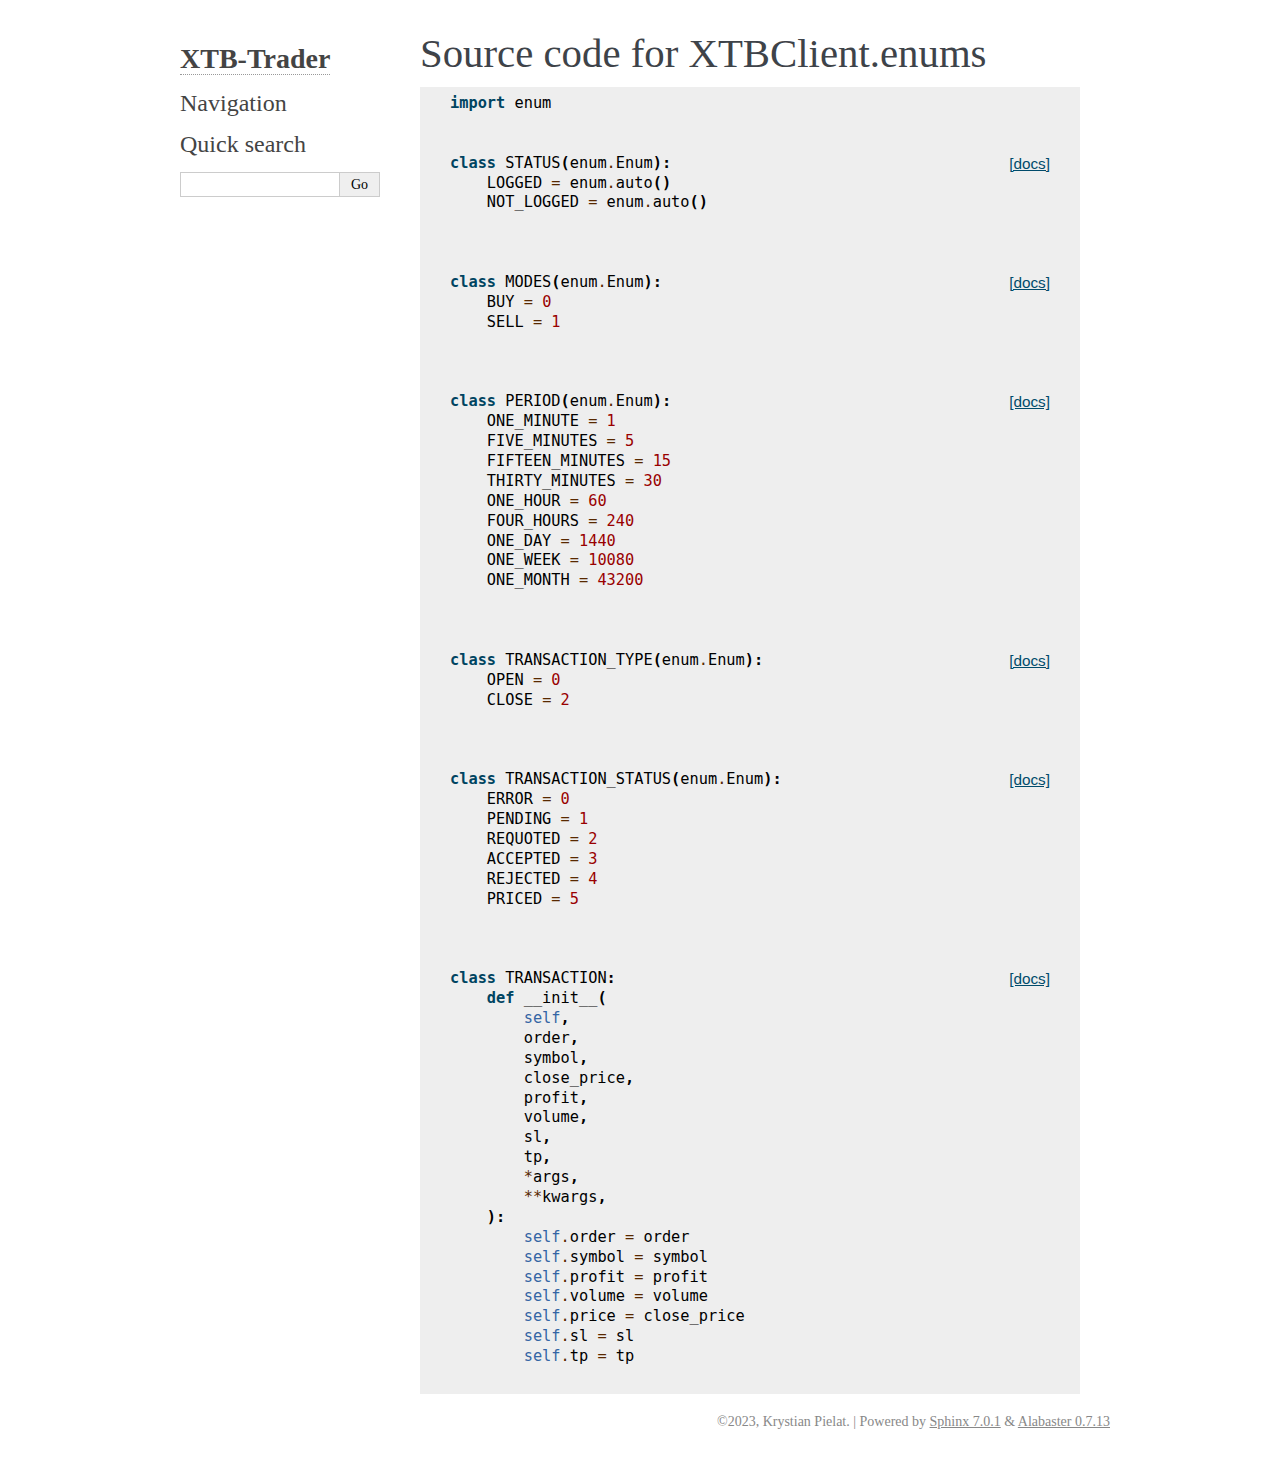
<file: docs/_build/html/_modules/XTBClient/enums.html>
<!DOCTYPE html>

<html lang="en">
  <head>
    <meta charset="utf-8" />
    <meta name="viewport" content="width=device-width, initial-scale=1.0" />
    <title>XTBClient.enums &#8212; XTB-Trader  documentation</title>
    <link rel="stylesheet" type="text/css" href="../../_static/pygments.css" />
    <link rel="stylesheet" type="text/css" href="../../_static/alabaster.css" />
    <script data-url_root="../../" id="documentation_options" src="../../_static/documentation_options.js"></script>
    <script src="../../_static/doctools.js"></script>
    <script src="../../_static/sphinx_highlight.js"></script>
    <link rel="index" title="Index" href="../../genindex.html" />
    <link rel="search" title="Search" href="../../search.html" />
   
  <link rel="stylesheet" href="../../_static/custom.css" type="text/css" />
  
  
  <meta name="viewport" content="width=device-width, initial-scale=0.9, maximum-scale=0.9" />

  </head><body>
  

    <div class="document">
      <div class="documentwrapper">
        <div class="bodywrapper">
          

          <div class="body" role="main">
            
  <h1>Source code for XTBClient.enums</h1><div class="highlight"><pre>
<span></span><span class="kn">import</span> <span class="nn">enum</span>


<div class="viewcode-block" id="STATUS"><a class="viewcode-back" href="../../source/XTBClient.html#XTBClient.enums.STATUS">[docs]</a><span class="k">class</span> <span class="nc">STATUS</span><span class="p">(</span><span class="n">enum</span><span class="o">.</span><span class="n">Enum</span><span class="p">):</span>
    <span class="n">LOGGED</span> <span class="o">=</span> <span class="n">enum</span><span class="o">.</span><span class="n">auto</span><span class="p">()</span>
    <span class="n">NOT_LOGGED</span> <span class="o">=</span> <span class="n">enum</span><span class="o">.</span><span class="n">auto</span><span class="p">()</span></div>


<div class="viewcode-block" id="MODES"><a class="viewcode-back" href="../../source/XTBClient.html#XTBClient.enums.MODES">[docs]</a><span class="k">class</span> <span class="nc">MODES</span><span class="p">(</span><span class="n">enum</span><span class="o">.</span><span class="n">Enum</span><span class="p">):</span>
    <span class="n">BUY</span> <span class="o">=</span> <span class="mi">0</span>
    <span class="n">SELL</span> <span class="o">=</span> <span class="mi">1</span></div>


<div class="viewcode-block" id="PERIOD"><a class="viewcode-back" href="../../source/XTBClient.html#XTBClient.enums.PERIOD">[docs]</a><span class="k">class</span> <span class="nc">PERIOD</span><span class="p">(</span><span class="n">enum</span><span class="o">.</span><span class="n">Enum</span><span class="p">):</span>
    <span class="n">ONE_MINUTE</span> <span class="o">=</span> <span class="mi">1</span>
    <span class="n">FIVE_MINUTES</span> <span class="o">=</span> <span class="mi">5</span>
    <span class="n">FIFTEEN_MINUTES</span> <span class="o">=</span> <span class="mi">15</span>
    <span class="n">THIRTY_MINUTES</span> <span class="o">=</span> <span class="mi">30</span>
    <span class="n">ONE_HOUR</span> <span class="o">=</span> <span class="mi">60</span>
    <span class="n">FOUR_HOURS</span> <span class="o">=</span> <span class="mi">240</span>
    <span class="n">ONE_DAY</span> <span class="o">=</span> <span class="mi">1440</span>
    <span class="n">ONE_WEEK</span> <span class="o">=</span> <span class="mi">10080</span>
    <span class="n">ONE_MONTH</span> <span class="o">=</span> <span class="mi">43200</span></div>


<div class="viewcode-block" id="TRANSACTION_TYPE"><a class="viewcode-back" href="../../source/XTBClient.html#XTBClient.enums.TRANSACTION_TYPE">[docs]</a><span class="k">class</span> <span class="nc">TRANSACTION_TYPE</span><span class="p">(</span><span class="n">enum</span><span class="o">.</span><span class="n">Enum</span><span class="p">):</span>
    <span class="n">OPEN</span> <span class="o">=</span> <span class="mi">0</span>
    <span class="n">CLOSE</span> <span class="o">=</span> <span class="mi">2</span></div>


<div class="viewcode-block" id="TRANSACTION_STATUS"><a class="viewcode-back" href="../../source/XTBClient.html#XTBClient.enums.TRANSACTION_STATUS">[docs]</a><span class="k">class</span> <span class="nc">TRANSACTION_STATUS</span><span class="p">(</span><span class="n">enum</span><span class="o">.</span><span class="n">Enum</span><span class="p">):</span>
    <span class="n">ERROR</span> <span class="o">=</span> <span class="mi">0</span>
    <span class="n">PENDING</span> <span class="o">=</span> <span class="mi">1</span>
    <span class="n">REQUOTED</span> <span class="o">=</span> <span class="mi">2</span>
    <span class="n">ACCEPTED</span> <span class="o">=</span> <span class="mi">3</span>
    <span class="n">REJECTED</span> <span class="o">=</span> <span class="mi">4</span>
    <span class="n">PRICED</span> <span class="o">=</span> <span class="mi">5</span></div>


<div class="viewcode-block" id="TRANSACTION"><a class="viewcode-back" href="../../source/XTBClient.html#XTBClient.enums.TRANSACTION">[docs]</a><span class="k">class</span> <span class="nc">TRANSACTION</span><span class="p">:</span>
    <span class="k">def</span> <span class="fm">__init__</span><span class="p">(</span>
        <span class="bp">self</span><span class="p">,</span>
        <span class="n">order</span><span class="p">,</span>
        <span class="n">symbol</span><span class="p">,</span>
        <span class="n">close_price</span><span class="p">,</span>
        <span class="n">profit</span><span class="p">,</span>
        <span class="n">volume</span><span class="p">,</span>
        <span class="n">sl</span><span class="p">,</span>
        <span class="n">tp</span><span class="p">,</span>
        <span class="o">*</span><span class="n">args</span><span class="p">,</span>
        <span class="o">**</span><span class="n">kwargs</span><span class="p">,</span>
    <span class="p">):</span>
        <span class="bp">self</span><span class="o">.</span><span class="n">order</span> <span class="o">=</span> <span class="n">order</span>
        <span class="bp">self</span><span class="o">.</span><span class="n">symbol</span> <span class="o">=</span> <span class="n">symbol</span>
        <span class="bp">self</span><span class="o">.</span><span class="n">profit</span> <span class="o">=</span> <span class="n">profit</span>
        <span class="bp">self</span><span class="o">.</span><span class="n">volume</span> <span class="o">=</span> <span class="n">volume</span>
        <span class="bp">self</span><span class="o">.</span><span class="n">price</span> <span class="o">=</span> <span class="n">close_price</span>
        <span class="bp">self</span><span class="o">.</span><span class="n">sl</span> <span class="o">=</span> <span class="n">sl</span>
        <span class="bp">self</span><span class="o">.</span><span class="n">tp</span> <span class="o">=</span> <span class="n">tp</span></div>
</pre></div>

          </div>
          
        </div>
      </div>
      <div class="sphinxsidebar" role="navigation" aria-label="main navigation">
        <div class="sphinxsidebarwrapper">
<h1 class="logo"><a href="../../index.html">XTB-Trader</a></h1>








<h3>Navigation</h3>

<div class="relations">
<h3>Related Topics</h3>
<ul>
  <li><a href="../../index.html">Documentation overview</a><ul>
  <li><a href="../index.html">Module code</a><ul>
  </ul></li>
  </ul></li>
</ul>
</div>
<div id="searchbox" style="display: none" role="search">
  <h3 id="searchlabel">Quick search</h3>
    <div class="searchformwrapper">
    <form class="search" action="../../search.html" method="get">
      <input type="text" name="q" aria-labelledby="searchlabel" autocomplete="off" autocorrect="off" autocapitalize="off" spellcheck="false"/>
      <input type="submit" value="Go" />
    </form>
    </div>
</div>
<script>document.getElementById('searchbox').style.display = "block"</script>








        </div>
      </div>
      <div class="clearer"></div>
    </div>
    <div class="footer">
      &copy;2023, Krystian Pielat.
      
      |
      Powered by <a href="http://sphinx-doc.org/">Sphinx 7.0.1</a>
      &amp; <a href="https://github.com/bitprophet/alabaster">Alabaster 0.7.13</a>
      
    </div>

    

    
  </body>
</html>
</file>
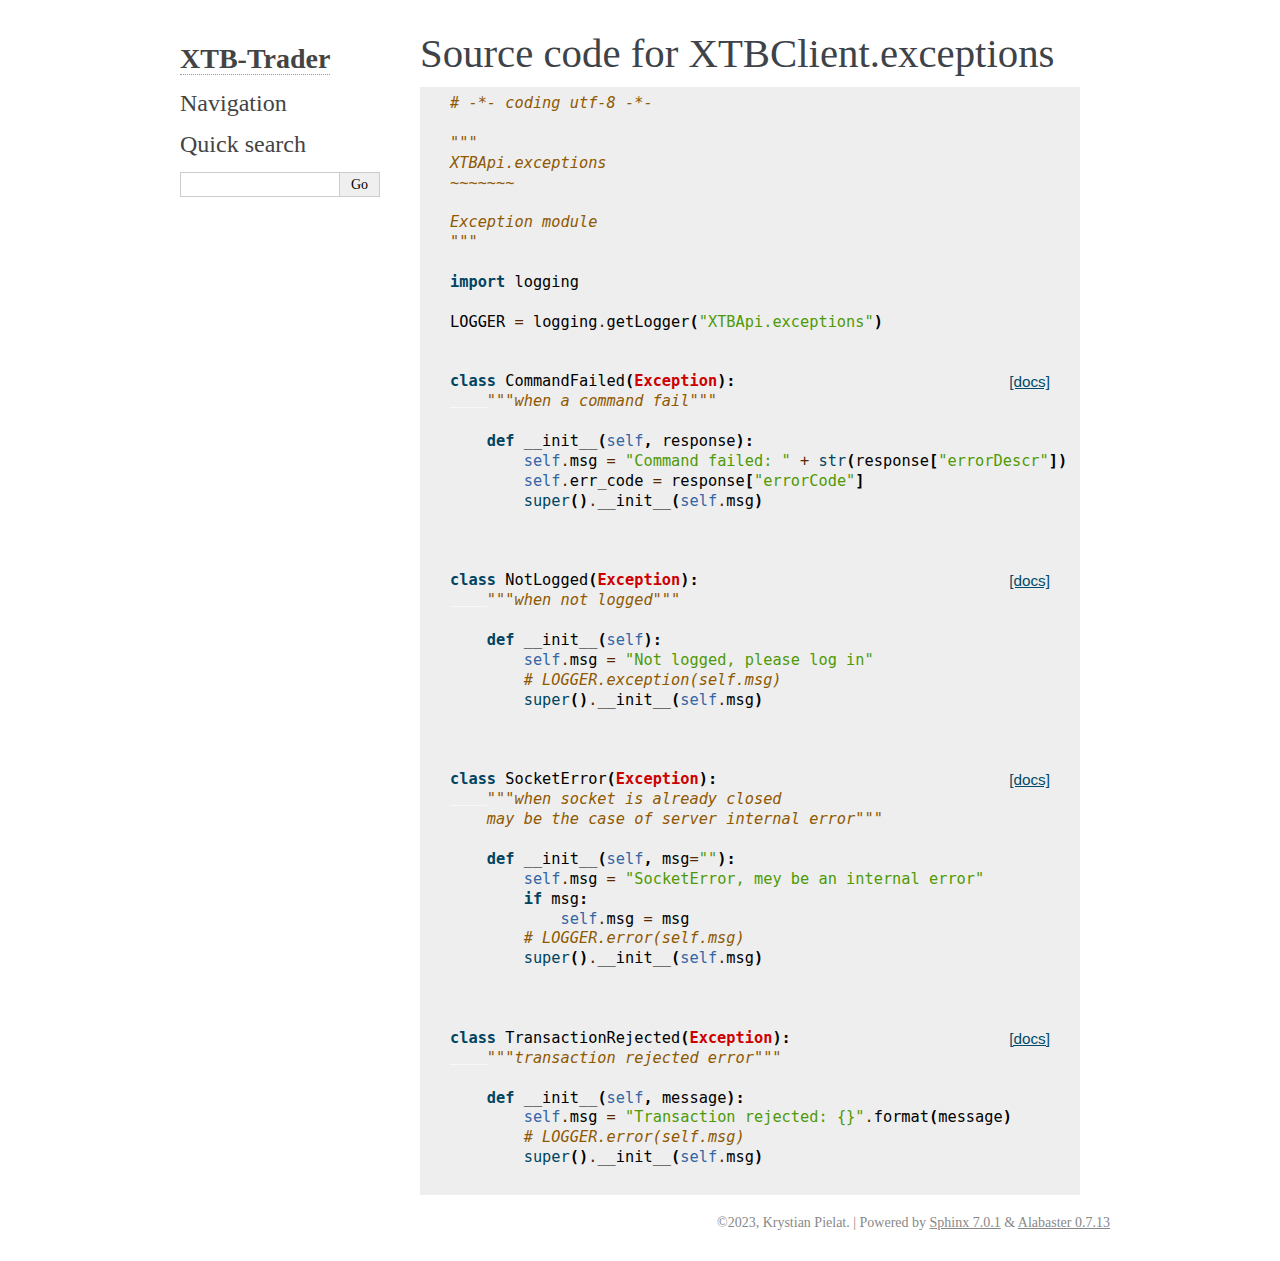
<file: docs/_build/html/_modules/XTBClient/exceptions.html>
<!DOCTYPE html>

<html lang="en">
  <head>
    <meta charset="utf-8" />
    <meta name="viewport" content="width=device-width, initial-scale=1.0" />
    <title>XTBClient.exceptions &#8212; XTB-Trader  documentation</title>
    <link rel="stylesheet" type="text/css" href="../../_static/pygments.css" />
    <link rel="stylesheet" type="text/css" href="../../_static/alabaster.css" />
    <script data-url_root="../../" id="documentation_options" src="../../_static/documentation_options.js"></script>
    <script src="../../_static/doctools.js"></script>
    <script src="../../_static/sphinx_highlight.js"></script>
    <link rel="index" title="Index" href="../../genindex.html" />
    <link rel="search" title="Search" href="../../search.html" />
   
  <link rel="stylesheet" href="../../_static/custom.css" type="text/css" />
  
  
  <meta name="viewport" content="width=device-width, initial-scale=0.9, maximum-scale=0.9" />

  </head><body>
  

    <div class="document">
      <div class="documentwrapper">
        <div class="bodywrapper">
          

          <div class="body" role="main">
            
  <h1>Source code for XTBClient.exceptions</h1><div class="highlight"><pre>
<span></span><span class="c1"># -*- coding utf-8 -*-</span>

<span class="sd">&quot;&quot;&quot;</span>
<span class="sd">XTBApi.exceptions</span>
<span class="sd">~~~~~~~</span>

<span class="sd">Exception module</span>
<span class="sd">&quot;&quot;&quot;</span>

<span class="kn">import</span> <span class="nn">logging</span>

<span class="n">LOGGER</span> <span class="o">=</span> <span class="n">logging</span><span class="o">.</span><span class="n">getLogger</span><span class="p">(</span><span class="s2">&quot;XTBApi.exceptions&quot;</span><span class="p">)</span>


<div class="viewcode-block" id="CommandFailed"><a class="viewcode-back" href="../../source/XTBClient.html#XTBClient.exceptions.CommandFailed">[docs]</a><span class="k">class</span> <span class="nc">CommandFailed</span><span class="p">(</span><span class="ne">Exception</span><span class="p">):</span>
<span class="w">    </span><span class="sd">&quot;&quot;&quot;when a command fail&quot;&quot;&quot;</span>

    <span class="k">def</span> <span class="fm">__init__</span><span class="p">(</span><span class="bp">self</span><span class="p">,</span> <span class="n">response</span><span class="p">):</span>
        <span class="bp">self</span><span class="o">.</span><span class="n">msg</span> <span class="o">=</span> <span class="s2">&quot;Command failed: &quot;</span> <span class="o">+</span> <span class="nb">str</span><span class="p">(</span><span class="n">response</span><span class="p">[</span><span class="s2">&quot;errorDescr&quot;</span><span class="p">])</span>
        <span class="bp">self</span><span class="o">.</span><span class="n">err_code</span> <span class="o">=</span> <span class="n">response</span><span class="p">[</span><span class="s2">&quot;errorCode&quot;</span><span class="p">]</span>
        <span class="nb">super</span><span class="p">()</span><span class="o">.</span><span class="fm">__init__</span><span class="p">(</span><span class="bp">self</span><span class="o">.</span><span class="n">msg</span><span class="p">)</span></div>


<div class="viewcode-block" id="NotLogged"><a class="viewcode-back" href="../../source/XTBClient.html#XTBClient.exceptions.NotLogged">[docs]</a><span class="k">class</span> <span class="nc">NotLogged</span><span class="p">(</span><span class="ne">Exception</span><span class="p">):</span>
<span class="w">    </span><span class="sd">&quot;&quot;&quot;when not logged&quot;&quot;&quot;</span>

    <span class="k">def</span> <span class="fm">__init__</span><span class="p">(</span><span class="bp">self</span><span class="p">):</span>
        <span class="bp">self</span><span class="o">.</span><span class="n">msg</span> <span class="o">=</span> <span class="s2">&quot;Not logged, please log in&quot;</span>
        <span class="c1"># LOGGER.exception(self.msg)</span>
        <span class="nb">super</span><span class="p">()</span><span class="o">.</span><span class="fm">__init__</span><span class="p">(</span><span class="bp">self</span><span class="o">.</span><span class="n">msg</span><span class="p">)</span></div>


<div class="viewcode-block" id="SocketError"><a class="viewcode-back" href="../../source/XTBClient.html#XTBClient.exceptions.SocketError">[docs]</a><span class="k">class</span> <span class="nc">SocketError</span><span class="p">(</span><span class="ne">Exception</span><span class="p">):</span>
<span class="w">    </span><span class="sd">&quot;&quot;&quot;when socket is already closed</span>
<span class="sd">    may be the case of server internal error&quot;&quot;&quot;</span>

    <span class="k">def</span> <span class="fm">__init__</span><span class="p">(</span><span class="bp">self</span><span class="p">,</span> <span class="n">msg</span><span class="o">=</span><span class="s2">&quot;&quot;</span><span class="p">):</span>
        <span class="bp">self</span><span class="o">.</span><span class="n">msg</span> <span class="o">=</span> <span class="s2">&quot;SocketError, mey be an internal error&quot;</span>
        <span class="k">if</span> <span class="n">msg</span><span class="p">:</span>
            <span class="bp">self</span><span class="o">.</span><span class="n">msg</span> <span class="o">=</span> <span class="n">msg</span>
        <span class="c1"># LOGGER.error(self.msg)</span>
        <span class="nb">super</span><span class="p">()</span><span class="o">.</span><span class="fm">__init__</span><span class="p">(</span><span class="bp">self</span><span class="o">.</span><span class="n">msg</span><span class="p">)</span></div>


<div class="viewcode-block" id="TransactionRejected"><a class="viewcode-back" href="../../source/XTBClient.html#XTBClient.exceptions.TransactionRejected">[docs]</a><span class="k">class</span> <span class="nc">TransactionRejected</span><span class="p">(</span><span class="ne">Exception</span><span class="p">):</span>
<span class="w">    </span><span class="sd">&quot;&quot;&quot;transaction rejected error&quot;&quot;&quot;</span>

    <span class="k">def</span> <span class="fm">__init__</span><span class="p">(</span><span class="bp">self</span><span class="p">,</span> <span class="n">message</span><span class="p">):</span>
        <span class="bp">self</span><span class="o">.</span><span class="n">msg</span> <span class="o">=</span> <span class="s2">&quot;Transaction rejected: </span><span class="si">{}</span><span class="s2">&quot;</span><span class="o">.</span><span class="n">format</span><span class="p">(</span><span class="n">message</span><span class="p">)</span>
        <span class="c1"># LOGGER.error(self.msg)</span>
        <span class="nb">super</span><span class="p">()</span><span class="o">.</span><span class="fm">__init__</span><span class="p">(</span><span class="bp">self</span><span class="o">.</span><span class="n">msg</span><span class="p">)</span></div>
</pre></div>

          </div>
          
        </div>
      </div>
      <div class="sphinxsidebar" role="navigation" aria-label="main navigation">
        <div class="sphinxsidebarwrapper">
<h1 class="logo"><a href="../../index.html">XTB-Trader</a></h1>








<h3>Navigation</h3>

<div class="relations">
<h3>Related Topics</h3>
<ul>
  <li><a href="../../index.html">Documentation overview</a><ul>
  <li><a href="../index.html">Module code</a><ul>
  </ul></li>
  </ul></li>
</ul>
</div>
<div id="searchbox" style="display: none" role="search">
  <h3 id="searchlabel">Quick search</h3>
    <div class="searchformwrapper">
    <form class="search" action="../../search.html" method="get">
      <input type="text" name="q" aria-labelledby="searchlabel" autocomplete="off" autocorrect="off" autocapitalize="off" spellcheck="false"/>
      <input type="submit" value="Go" />
    </form>
    </div>
</div>
<script>document.getElementById('searchbox').style.display = "block"</script>








        </div>
      </div>
      <div class="clearer"></div>
    </div>
    <div class="footer">
      &copy;2023, Krystian Pielat.
      
      |
      Powered by <a href="http://sphinx-doc.org/">Sphinx 7.0.1</a>
      &amp; <a href="https://github.com/bitprophet/alabaster">Alabaster 0.7.13</a>
      
    </div>

    

    
  </body>
</html>
</file>
<file: docs/_build/html/_static/pygments.css>
pre { line-height: 125%; }
td.linenos .normal { color: inherit; background-color: transparent; padding-left: 5px; padding-right: 5px; }
span.linenos { color: inherit; background-color: transparent; padding-left: 5px; padding-right: 5px; }
td.linenos .special { color: #000000; background-color: #ffffc0; padding-left: 5px; padding-right: 5px; }
span.linenos.special { color: #000000; background-color: #ffffc0; padding-left: 5px; padding-right: 5px; }
.highlight .hll { background-color: #ffffcc }
.highlight { background: #f8f8f8; }
.highlight .c { color: #8f5902; font-style: italic } /* Comment */
.highlight .err { color: #a40000; border: 1px solid #ef2929 } /* Error */
.highlight .g { color: #000000 } /* Generic */
.highlight .k { color: #004461; font-weight: bold } /* Keyword */
.highlight .l { color: #000000 } /* Literal */
.highlight .n { color: #000000 } /* Name */
.highlight .o { color: #582800 } /* Operator */
.highlight .x { color: #000000 } /* Other */
.highlight .p { color: #000000; font-weight: bold } /* Punctuation */
.highlight .ch { color: #8f5902; font-style: italic } /* Comment.Hashbang */
.highlight .cm { color: #8f5902; font-style: italic } /* Comment.Multiline */
.highlight .cp { color: #8f5902 } /* Comment.Preproc */
.highlight .cpf { color: #8f5902; font-style: italic } /* Comment.PreprocFile */
.highlight .c1 { color: #8f5902; font-style: italic } /* Comment.Single */
.highlight .cs { color: #8f5902; font-style: italic } /* Comment.Special */
.highlight .gd { color: #a40000 } /* Generic.Deleted */
.highlight .ge { color: #000000; font-style: italic } /* Generic.Emph */
.highlight .gr { color: #ef2929 } /* Generic.Error */
.highlight .gh { color: #000080; font-weight: bold } /* Generic.Heading */
.highlight .gi { color: #00A000 } /* Generic.Inserted */
.highlight .go { color: #888888 } /* Generic.Output */
.highlight .gp { color: #745334 } /* Generic.Prompt */
.highlight .gs { color: #000000; font-weight: bold } /* Generic.Strong */
.highlight .gu { color: #800080; font-weight: bold } /* Generic.Subheading */
.highlight .gt { color: #a40000; font-weight: bold } /* Generic.Traceback */
.highlight .kc { color: #004461; font-weight: bold } /* Keyword.Constant */
.highlight .kd { color: #004461; font-weight: bold } /* Keyword.Declaration */
.highlight .kn { color: #004461; font-weight: bold } /* Keyword.Namespace */
.highlight .kp { color: #004461; font-weight: bold } /* Keyword.Pseudo */
.highlight .kr { color: #004461; font-weight: bold } /* Keyword.Reserved */
.highlight .kt { color: #004461; font-weight: bold } /* Keyword.Type */
.highlight .ld { color: #000000 } /* Literal.Date */
.highlight .m { color: #990000 } /* Literal.Number */
.highlight .s { color: #4e9a06 } /* Literal.String */
.highlight .na { color: #c4a000 } /* Name.Attribute */
.highlight .nb { color: #004461 } /* Name.Builtin */
.highlight .nc { color: #000000 } /* Name.Class */
.highlight .no { color: #000000 } /* Name.Constant */
.highlight .nd { color: #888888 } /* Name.Decorator */
.highlight .ni { color: #ce5c00 } /* Name.Entity */
.highlight .ne { color: #cc0000; font-weight: bold } /* Name.Exception */
.highlight .nf { color: #000000 } /* Name.Function */
.highlight .nl { color: #f57900 } /* Name.Label */
.highlight .nn { color: #000000 } /* Name.Namespace */
.highlight .nx { color: #000000 } /* Name.Other */
.highlight .py { color: #000000 } /* Name.Property */
.highlight .nt { color: #004461; font-weight: bold } /* Name.Tag */
.highlight .nv { color: #000000 } /* Name.Variable */
.highlight .ow { color: #004461; font-weight: bold } /* Operator.Word */
.highlight .pm { color: #000000; font-weight: bold } /* Punctuation.Marker */
.highlight .w { color: #f8f8f8; text-decoration: underline } /* Text.Whitespace */
.highlight .mb { color: #990000 } /* Literal.Number.Bin */
.highlight .mf { color: #990000 } /* Literal.Number.Float */
.highlight .mh { color: #990000 } /* Literal.Number.Hex */
.highlight .mi { color: #990000 } /* Literal.Number.Integer */
.highlight .mo { color: #990000 } /* Literal.Number.Oct */
.highlight .sa { color: #4e9a06 } /* Literal.String.Affix */
.highlight .sb { color: #4e9a06 } /* Literal.String.Backtick */
.highlight .sc { color: #4e9a06 } /* Literal.String.Char */
.highlight .dl { color: #4e9a06 } /* Literal.String.Delimiter */
.highlight .sd { color: #8f5902; font-style: italic } /* Literal.String.Doc */
.highlight .s2 { color: #4e9a06 } /* Literal.String.Double */
.highlight .se { color: #4e9a06 } /* Literal.String.Escape */
.highlight .sh { color: #4e9a06 } /* Literal.String.Heredoc */
.highlight .si { color: #4e9a06 } /* Literal.String.Interpol */
.highlight .sx { color: #4e9a06 } /* Literal.String.Other */
.highlight .sr { color: #4e9a06 } /* Literal.String.Regex */
.highlight .s1 { color: #4e9a06 } /* Literal.String.Single */
.highlight .ss { color: #4e9a06 } /* Literal.String.Symbol */
.highlight .bp { color: #3465a4 } /* Name.Builtin.Pseudo */
.highlight .fm { color: #000000 } /* Name.Function.Magic */
.highlight .vc { color: #000000 } /* Name.Variable.Class */
.highlight .vg { color: #000000 } /* Name.Variable.Global */
.highlight .vi { color: #000000 } /* Name.Variable.Instance */
.highlight .vm { color: #000000 } /* Name.Variable.Magic */
.highlight .il { color: #990000 } /* Literal.Number.Integer.Long */
</file>
<file: docs/_build/html/_static/alabaster.css>
@import url("basic.css");

/* -- page layout ----------------------------------------------------------- */

body {
    font-family: Georgia, serif;
    font-size: 17px;
    background-color: #fff;
    color: #000;
    margin: 0;
    padding: 0;
}


div.document {
    width: 940px;
    margin: 30px auto 0 auto;
}

div.documentwrapper {
    float: left;
    width: 100%;
}

div.bodywrapper {
    margin: 0 0 0 220px;
}

div.sphinxsidebar {
    width: 220px;
    font-size: 14px;
    line-height: 1.5;
}

hr {
    border: 1px solid #B1B4B6;
}

div.body {
    background-color: #fff;
    color: #3E4349;
    padding: 0 30px 0 30px;
}

div.body > .section {
    text-align: left;
}

div.footer {
    width: 940px;
    margin: 20px auto 30px auto;
    font-size: 14px;
    color: #888;
    text-align: right;
}

div.footer a {
    color: #888;
}

p.caption {
    font-family: inherit;
    font-size: inherit;
}


div.relations {
    display: none;
}


div.sphinxsidebar a {
    color: #444;
    text-decoration: none;
    border-bottom: 1px dotted #999;
}

div.sphinxsidebar a:hover {
    border-bottom: 1px solid #999;
}

div.sphinxsidebarwrapper {
    padding: 18px 10px;
}

div.sphinxsidebarwrapper p.logo {
    padding: 0;
    margin: -10px 0 0 0px;
    text-align: center;
}

div.sphinxsidebarwrapper h1.logo {
    margin-top: -10px;
    text-align: center;
    margin-bottom: 5px;
    text-align: left;
}

div.sphinxsidebarwrapper h1.logo-name {
    margin-top: 0px;
}

div.sphinxsidebarwrapper p.blurb {
    margin-top: 0;
    font-style: normal;
}

div.sphinxsidebar h3,
div.sphinxsidebar h4 {
    font-family: Georgia, serif;
    color: #444;
    font-size: 24px;
    font-weight: normal;
    margin: 0 0 5px 0;
    padding: 0;
}

div.sphinxsidebar h4 {
    font-size: 20px;
}

div.sphinxsidebar h3 a {
    color: #444;
}

div.sphinxsidebar p.logo a,
div.sphinxsidebar h3 a,
div.sphinxsidebar p.logo a:hover,
div.sphinxsidebar h3 a:hover {
    border: none;
}

div.sphinxsidebar p {
    color: #555;
    margin: 10px 0;
}

div.sphinxsidebar ul {
    margin: 10px 0;
    padding: 0;
    color: #000;
}

div.sphinxsidebar ul li.toctree-l1 > a {
    font-size: 120%;
}

div.sphinxsidebar ul li.toctree-l2 > a {
    font-size: 110%;
}

div.sphinxsidebar input {
    border: 1px solid #CCC;
    font-family: Georgia, serif;
    font-size: 1em;
}

div.sphinxsidebar hr {
    border: none;
    height: 1px;
    color: #AAA;
    background: #AAA;

    text-align: left;
    margin-left: 0;
    width: 50%;
}

div.sphinxsidebar .badge {
    border-bottom: none;
}

div.sphinxsidebar .badge:hover {
    border-bottom: none;
}

/* To address an issue with donation coming after search */
div.sphinxsidebar h3.donation {
    margin-top: 10px;
}

/* -- body styles ----------------------------------------------------------- */

a {
    color: #004B6B;
    text-decoration: underline;
}

a:hover {
    color: #6D4100;
    text-decoration: underline;
}

div.body h1,
div.body h2,
div.body h3,
div.body h4,
div.body h5,
div.body h6 {
    font-family: Georgia, serif;
    font-weight: normal;
    margin: 30px 0px 10px 0px;
    padding: 0;
}

div.body h1 { margin-top: 0; padding-top: 0; font-size: 240%; }
div.body h2 { font-size: 180%; }
div.body h3 { font-size: 150%; }
div.body h4 { font-size: 130%; }
div.body h5 { font-size: 100%; }
div.body h6 { font-size: 100%; }

a.headerlink {
    color: #DDD;
    padding: 0 4px;
    text-decoration: none;
}

a.headerlink:hover {
    color: #444;
    background: #EAEAEA;
}

div.body p, div.body dd, div.body li {
    line-height: 1.4em;
}

div.admonition {
    margin: 20px 0px;
    padding: 10px 30px;
    background-color: #EEE;
    border: 1px solid #CCC;
}

div.admonition tt.xref, div.admonition code.xref, div.admonition a tt {
    background-color: #FBFBFB;
    border-bottom: 1px solid #fafafa;
}

div.admonition p.admonition-title {
    font-family: Georgia, serif;
    font-weight: normal;
    font-size: 24px;
    margin: 0 0 10px 0;
    padding: 0;
    line-height: 1;
}

div.admonition p.last {
    margin-bottom: 0;
}

div.highlight {
    background-color: #fff;
}

dt:target, .highlight {
    background: #FAF3E8;
}

div.warning {
    background-color: #FCC;
    border: 1px solid #FAA;
}

div.danger {
    background-color: #FCC;
    border: 1px solid #FAA;
    -moz-box-shadow: 2px 2px 4px #D52C2C;
    -webkit-box-shadow: 2px 2px 4px #D52C2C;
    box-shadow: 2px 2px 4px #D52C2C;
}

div.error {
    background-color: #FCC;
    border: 1px solid #FAA;
    -moz-box-shadow: 2px 2px 4px #D52C2C;
    -webkit-box-shadow: 2px 2px 4px #D52C2C;
    box-shadow: 2px 2px 4px #D52C2C;
}

div.caution {
    background-color: #FCC;
    border: 1px solid #FAA;
}

div.attention {
    background-color: #FCC;
    border: 1px solid #FAA;
}

div.important {
    background-color: #EEE;
    border: 1px solid #CCC;
}

div.note {
    background-color: #EEE;
    border: 1px solid #CCC;
}

div.tip {
    background-color: #EEE;
    border: 1px solid #CCC;
}

div.hint {
    background-color: #EEE;
    border: 1px solid #CCC;
}

div.seealso {
    background-color: #EEE;
    border: 1px solid #CCC;
}

div.topic {
    background-color: #EEE;
}

p.admonition-title {
    display: inline;
}

p.admonition-title:after {
    content: ":";
}

pre, tt, code {
    font-family: 'Consolas', 'Menlo', 'DejaVu Sans Mono', 'Bitstream Vera Sans Mono', monospace;
    font-size: 0.9em;
}

.hll {
    background-color: #FFC;
    margin: 0 -12px;
    padding: 0 12px;
    display: block;
}

img.screenshot {
}

tt.descname, tt.descclassname, code.descname, code.descclassname {
    font-size: 0.95em;
}

tt.descname, code.descname {
    padding-right: 0.08em;
}

img.screenshot {
    -moz-box-shadow: 2px 2px 4px #EEE;
    -webkit-box-shadow: 2px 2px 4px #EEE;
    box-shadow: 2px 2px 4px #EEE;
}

table.docutils {
    border: 1px solid #888;
    -moz-box-shadow: 2px 2px 4px #EEE;
    -webkit-box-shadow: 2px 2px 4px #EEE;
    box-shadow: 2px 2px 4px #EEE;
}

table.docutils td, table.docutils th {
    border: 1px solid #888;
    padding: 0.25em 0.7em;
}

table.field-list, table.footnote {
    border: none;
    -moz-box-shadow: none;
    -webkit-box-shadow: none;
    box-shadow: none;
}

table.footnote {
    margin: 15px 0;
    width: 100%;
    border: 1px solid #EEE;
    background: #FDFDFD;
    font-size: 0.9em;
}

table.footnote + table.footnote {
    margin-top: -15px;
    border-top: none;
}

table.field-list th {
    padding: 0 0.8em 0 0;
}

table.field-list td {
    padding: 0;
}

table.field-list p {
    margin-bottom: 0.8em;
}

/* Cloned from
 * https://github.com/sphinx-doc/sphinx/commit/ef60dbfce09286b20b7385333d63a60321784e68
 */
.field-name {
    -moz-hyphens: manual;
    -ms-hyphens: manual;
    -webkit-hyphens: manual;
    hyphens: manual;
}

table.footnote td.label {
    width: .1px;
    padding: 0.3em 0 0.3em 0.5em;
}

table.footnote td {
    padding: 0.3em 0.5em;
}

dl {
    margin-left: 0;
    margin-right: 0;
    margin-top: 0;
    padding: 0;
}

dl dd {
    margin-left: 30px;
}

blockquote {
    margin: 0 0 0 30px;
    padding: 0;
}

ul, ol {
    /* Matches the 30px from the narrow-screen "li > ul" selector below */
    margin: 10px 0 10px 30px;
    padding: 0;
}

pre {
    background: #EEE;
    padding: 7px 30px;
    margin: 15px 0px;
    line-height: 1.3em;
}

div.viewcode-block:target {
    background: #ffd;
}

dl pre, blockquote pre, li pre {
    margin-left: 0;
    padding-left: 30px;
}

tt, code {
    background-color: #ecf0f3;
    color: #222;
    /* padding: 1px 2px; */
}

tt.xref, code.xref, a tt {
    background-color: #FBFBFB;
    border-bottom: 1px solid #fff;
}

a.reference {
    text-decoration: none;
    border-bottom: 1px dotted #004B6B;
}

/* Don't put an underline on images */
a.image-reference, a.image-reference:hover {
    border-bottom: none;
}

a.reference:hover {
    border-bottom: 1px solid #6D4100;
}

a.footnote-reference {
    text-decoration: none;
    font-size: 0.7em;
    vertical-align: top;
    border-bottom: 1px dotted #004B6B;
}

a.footnote-reference:hover {
    border-bottom: 1px solid #6D4100;
}

a:hover tt, a:hover code {
    background: #EEE;
}


@media screen and (max-width: 870px) {

    div.sphinxsidebar {
    	display: none;
    }

    div.document {
       width: 100%;

    }

    div.documentwrapper {
    	margin-left: 0;
    	margin-top: 0;
    	margin-right: 0;
    	margin-bottom: 0;
    }

    div.bodywrapper {
    	margin-top: 0;
    	margin-right: 0;
    	margin-bottom: 0;
    	margin-left: 0;
    }

    ul {
    	margin-left: 0;
    }

	li > ul {
        /* Matches the 30px from the "ul, ol" selector above */
		margin-left: 30px;
	}

    .document {
    	width: auto;
    }

    .footer {
    	width: auto;
    }

    .bodywrapper {
    	margin: 0;
    }

    .footer {
    	width: auto;
    }

    .github {
        display: none;
    }



}



@media screen and (max-width: 875px) {

    body {
        margin: 0;
        padding: 20px 30px;
    }

    div.documentwrapper {
        float: none;
        background: #fff;
    }

    div.sphinxsidebar {
        display: block;
        float: none;
        width: 102.5%;
        margin: 50px -30px -20px -30px;
        padding: 10px 20px;
        background: #333;
        color: #FFF;
    }

    div.sphinxsidebar h3, div.sphinxsidebar h4, div.sphinxsidebar p,
    div.sphinxsidebar h3 a {
        color: #fff;
    }

    div.sphinxsidebar a {
        color: #AAA;
    }

    div.sphinxsidebar p.logo {
        display: none;
    }

    div.document {
        width: 100%;
        margin: 0;
    }

    div.footer {
        display: none;
    }

    div.bodywrapper {
        margin: 0;
    }

    div.body {
        min-height: 0;
        padding: 0;
    }

    .rtd_doc_footer {
        display: none;
    }

    .document {
        width: auto;
    }

    .footer {
        width: auto;
    }

    .footer {
        width: auto;
    }

    .github {
        display: none;
    }
}


/* misc. */

.revsys-inline {
    display: none!important;
}

/* Make nested-list/multi-paragraph items look better in Releases changelog
 * pages. Without this, docutils' magical list fuckery causes inconsistent
 * formatting between different release sub-lists.
 */
div#changelog > div.section > ul > li > p:only-child {
    margin-bottom: 0;
}

/* Hide fugly table cell borders in ..bibliography:: directive output */
table.docutils.citation, table.docutils.citation td, table.docutils.citation th {
  border: none;
  /* Below needed in some edge cases; if not applied, bottom shadows appear */
  -moz-box-shadow: none;
  -webkit-box-shadow: none;
  box-shadow: none;
}


/* relbar */

.related {
    line-height: 30px;
    width: 100%;
    font-size: 0.9rem;
}

.related.top {
    border-bottom: 1px solid #EEE;
    margin-bottom: 20px;
}

.related.bottom {
    border-top: 1px solid #EEE;
}

.related ul {
    padding: 0;
    margin: 0;
    list-style: none;
}

.related li {
    display: inline;
}

nav#rellinks {
    float: right;
}

nav#rellinks li+li:before {
    content: "|";
}

nav#breadcrumbs li+li:before {
    content: "\00BB";
}

/* Hide certain items when printing */
@media print {
    div.related {
        display: none;
    }
}
</file>
<file: docs/_build/html/_static/custom.css>
/* This file intentionally left blank. */
</file>
